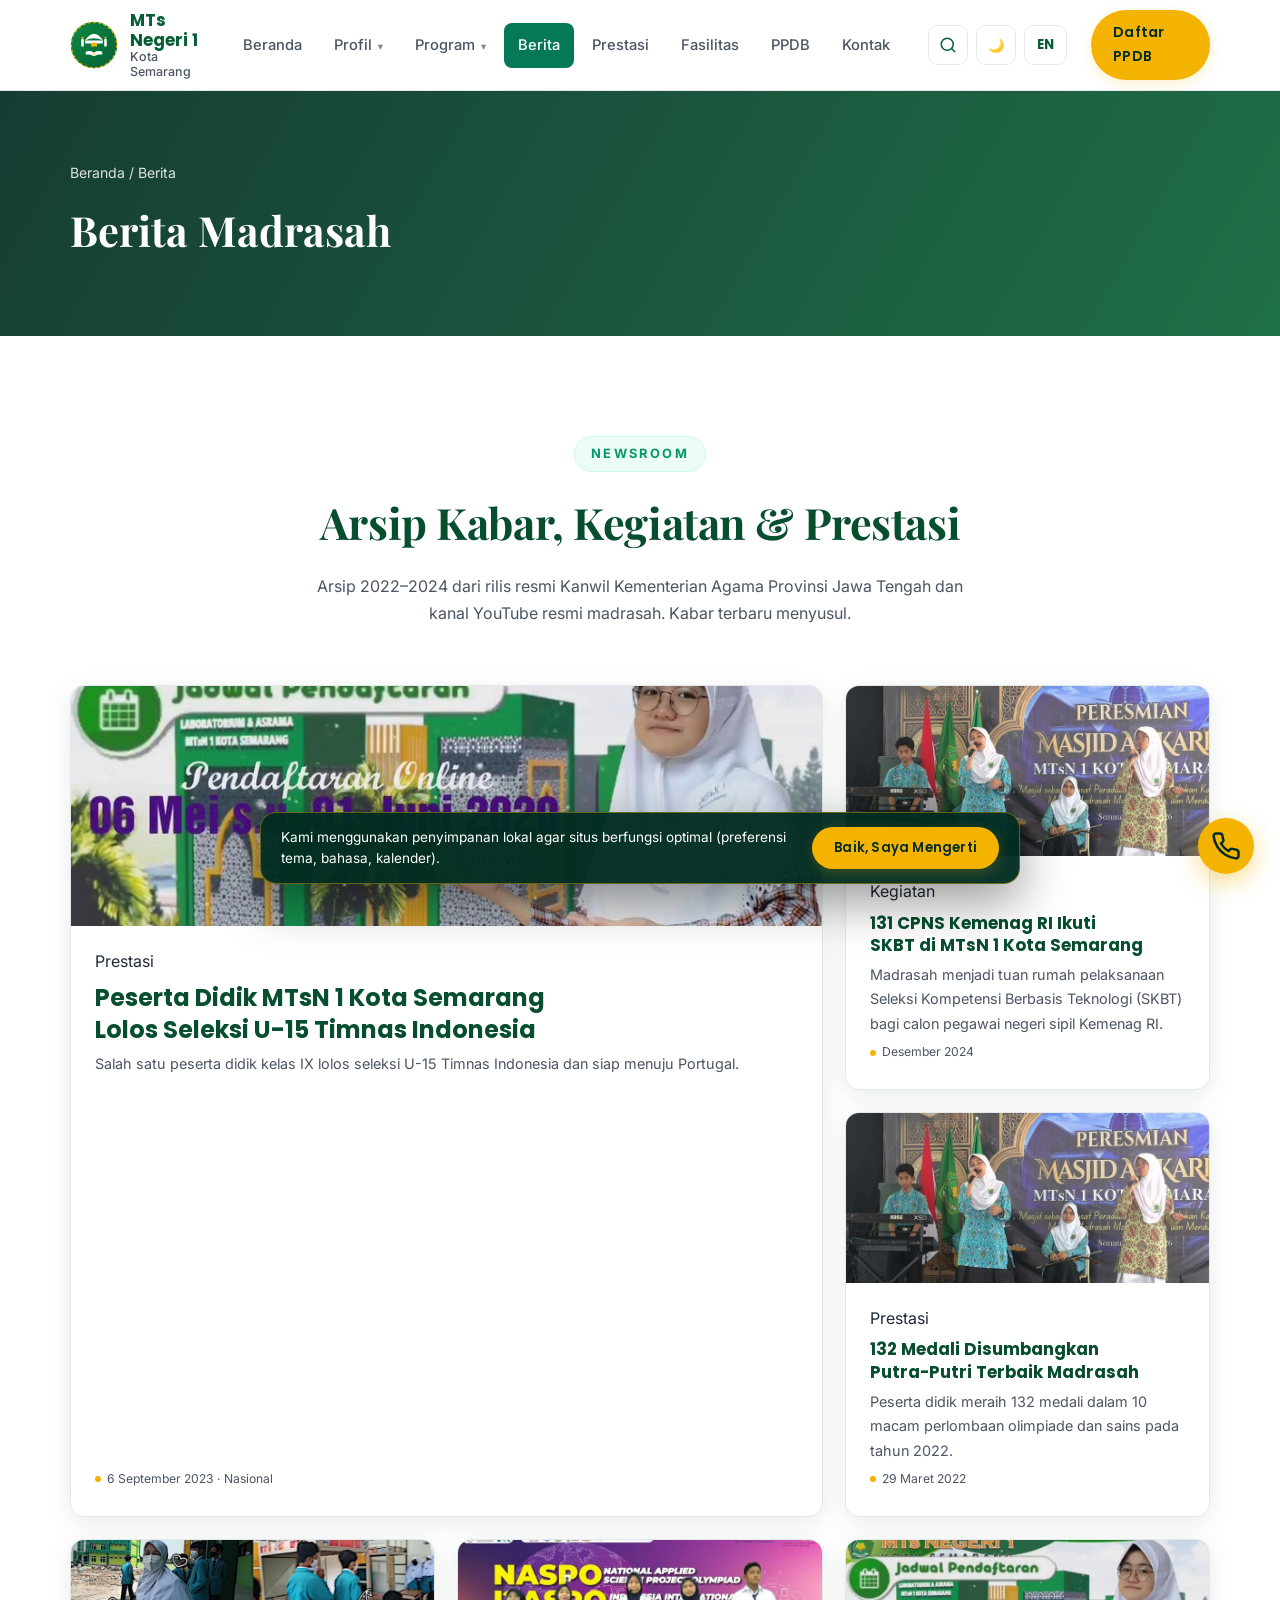
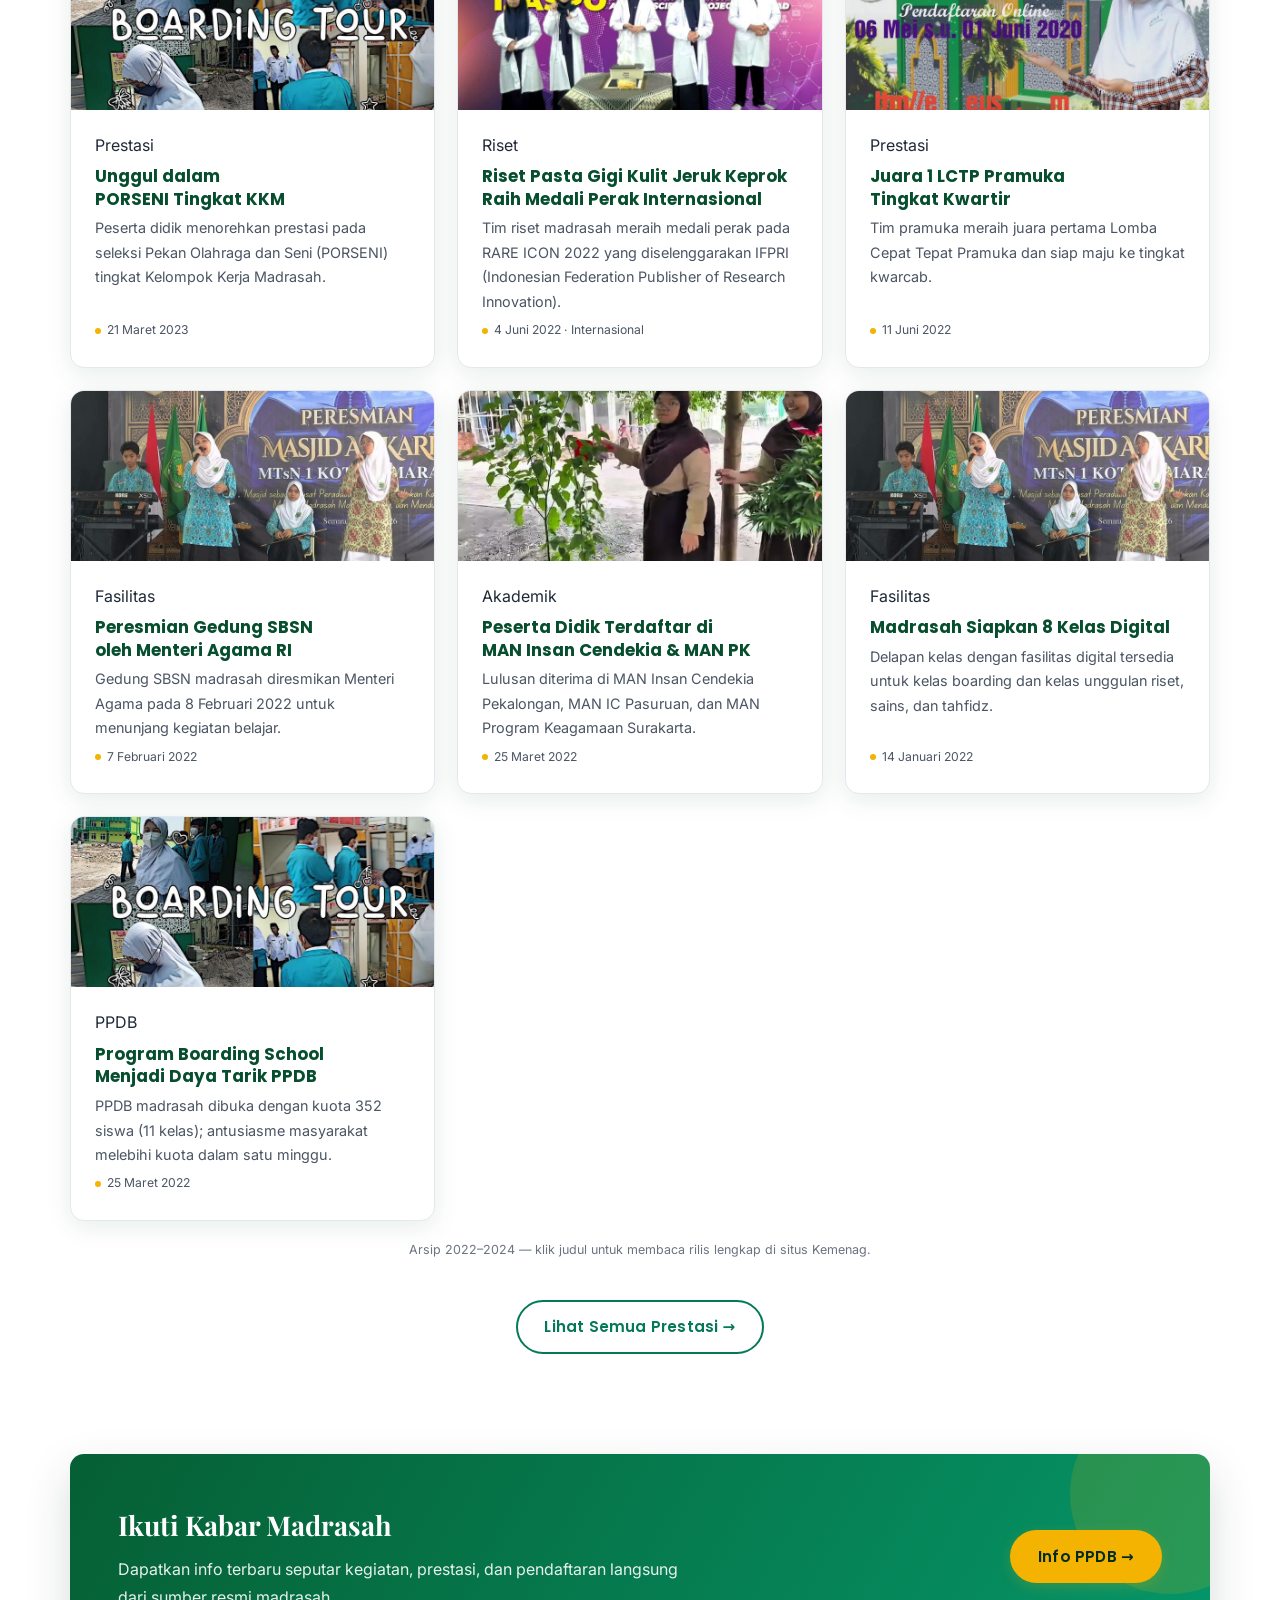
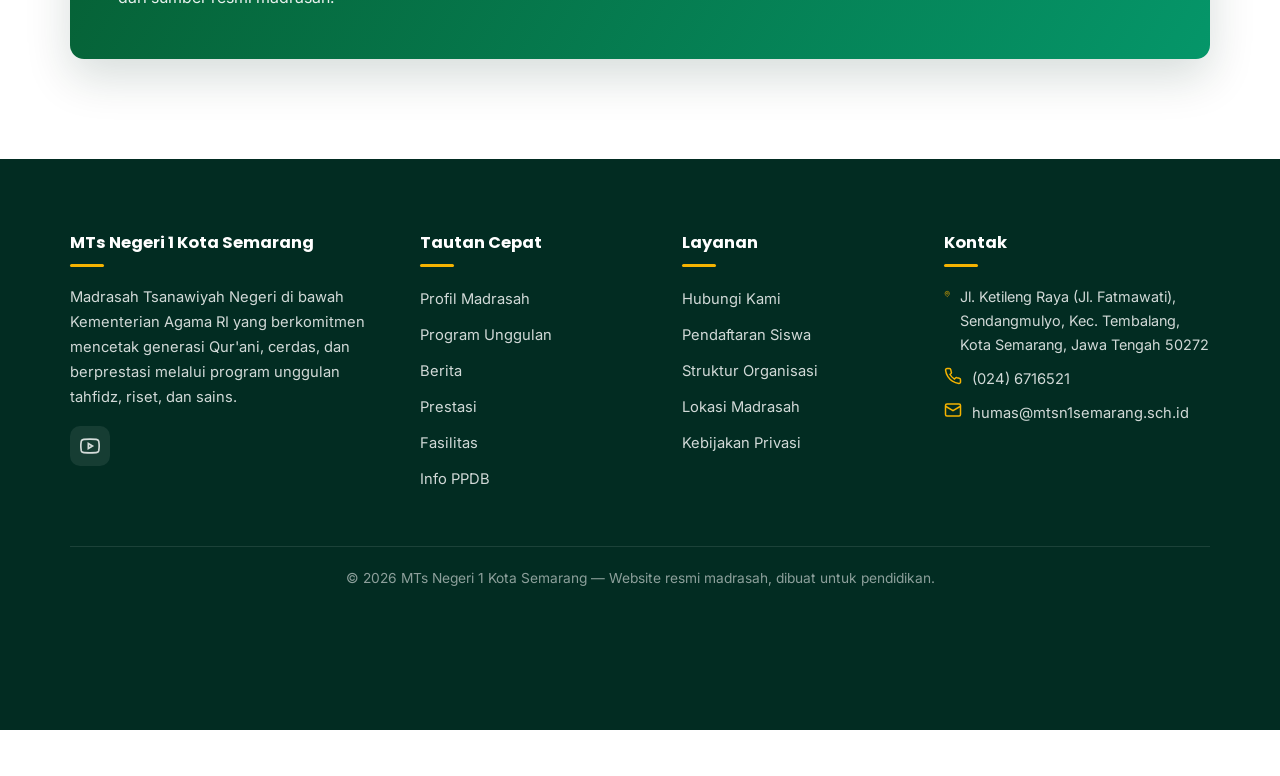
<file: berita.html>
<!DOCTYPE html>
<html lang="id">
<head>
  <meta charset="UTF-8">
  <meta name="viewport" content="width=device-width, initial-scale=1.0">
  <title data-i18n="brt.title">Berita — MTs Negeri 1 Kota Semarang</title>
  <meta name="description" content="Berita resmi MTs Negeri 1 Kota Semarang: prestasi, kegiatan, dan pengumuman yang bersumber dari Kanwil Kementerian Agama Provinsi Jawa Tengah.">
  <link rel="canonical" href="https://mtsn1semarang.sch.id/berita.html">
  <meta property="og:type" content="website">
  <meta property="og:site_name" content="MTs Negeri 1 Kota Semarang">
  <meta property="og:locale" content="id_ID">
  <meta property="og:url" content="https://mtsn1semarang.sch.id/berita.html">
  <meta property="og:title" content="Berita — MTs Negeri 1 Kota Semarang">
  <meta property="og:description" content="Berita resmi MTs Negeri 1 Kota Semarang: prestasi, kegiatan, dan pengumuman madrasah.">
  <meta property="og:image" content="https://mtsn1semarang.sch.id/assets/photos/kegiatan.jpg">
  <meta property="og:image:width" content="1280">
  <meta property="og:image:height" content="720">
  <meta name="twitter:card" content="summary_large_image">
  <meta name="twitter:title" content="Berita — MTs Negeri 1 Kota Semarang">
  <meta name="twitter:description" content="Berita resmi MTs Negeri 1 Kota Semarang.">
  <meta name="twitter:image" content="https://mtsn1semarang.sch.id/assets/photos/kegiatan.jpg">
  <link rel="alternate" hreflang="id" href="https://mtsn1semarang.sch.id/berita.html">
  <link rel="alternate" hreflang="en" href="https://mtsn1semarang.sch.id/berita.html">  <link rel="alternate" hreflang="x-default" href="https://mtsn1semarang.sch.id/berita.html">
  <link rel="icon" type="image/svg+xml" href="assets/logo.svg">
  <link rel="icon" type="image/png" sizes="192x192" href="assets/icon-192.png">
  <link rel="apple-touch-icon" href="assets/apple-touch-icon.png">
  <link rel="manifest" href="manifest.webmanifest">
  <meta name="theme-color" content="#064e2e">
  <link rel="preconnect" href="https://fonts.googleapis.com">
  <link rel="preconnect" href="https://fonts.gstatic.com" crossorigin>
  <link href="https://fonts.googleapis.com/css2?family=Poppins:wght@500;600;700;800&family=Inter:wght@400;500;600&family=Amiri:wght@400;700&family=Playfair+Display:ital,wght@0,600;0,700;1,600&display=swap" rel="stylesheet">
  <link rel="stylesheet" href="css/style.css">
</head>
<body>
  <!-- ===== Navigasi ===== -->
  <header class="site-header">
    <div class="container nav-wrap">
      <a href="index.html" class="brand">
        <img src="assets/logo.svg" alt="Logo MTs Negeri 1 Kota Semarang">
        <div class="brand-text">
          <span class="brand-name">MTs Negeri 1</span>
          <span class="brand-sub">Kota Semarang</span>
        </div>
      </a>
      <nav class="main-nav" aria-label="Navigasi utama">
        <ul>
          <li><a href="index.html" data-i18n="nav.home">Beranda</a></li>
          <li class="has-dropdown">
            <a href="profil.html" data-i18n="nav.profil">Profil</a>
            <div class="dropdown">
              <a href="profil.html#sejarah" data-i18n="nav.sejarah">Sejarah</a>
              <a href="profil.html#visi" data-i18n="nav.visi">Visi &amp; Misi</a>
              <a href="profil.html#identitas" data-i18n="nav.identitas">Identitas</a>
              <a href="profil.html#struktur" data-i18n="nav.struktur">Struktur</a>
            </div>
          </li>
          <li class="has-dropdown">
            <a href="program.html" data-i18n="nav.program">Program</a>
            <div class="dropdown">
              <a href="program.html#boarding" data-i18n="nav.board">Boarding School</a>
              <a href="program.html#unggulan" data-i18n="nav.unggulan">Tahfidz, Riset &amp; Sains</a>
              <a href="program.html#ekskul" data-i18n="nav.ekskul">Ekstrakurikuler</a>
            </div>
          </li>
          <li><a href="berita.html" class="active" data-i18n="nav.berita">Berita</a></li>
          <li><a href="prestasi.html" data-i18n="nav.prestasi">Prestasi</a></li>
          <li><a href="fasilitas.html" data-i18n="nav.fasilitas">Fasilitas</a></li>
          <li><a href="ppdb.html" data-i18n="nav.ppdb">PPDB</a></li>
          <li><a href="kontak.html" data-i18n="nav.kontak">Kontak</a></li>
        </ul>
      </nav>
      <div class="header-tools">
        <button class="icon-btn" id="searchBtn" data-i18n-aria="searchBtn.aria" data-i18n-title="searchBtn.title" aria-label="Cari di situs" title="Cari (Ctrl+K)">
          <svg width="18" height="18" viewBox="0 0 24 24" fill="none" stroke="currentColor" stroke-width="2" stroke-linecap="round"><circle cx="11" cy="11" r="8"/><path d="m21 21-4.3-4.3"/></svg>
        </button>
        <button class="icon-btn" id="themeBtn" data-i18n-aria="themeBtn.aria" data-i18n-title="themeBtn.title" aria-label="Ganti tema terang/gelap" title="Tema"><span class="theme-ico">🌙</span></button>
        <button class="lang-switch" id="langBtn" title="Bahasa / Language">EN</button>
      </div>
      <button class="nav-toggle" data-i18n-aria="navToggle.aria" aria-label="Buka menu" aria-expanded="false">☰</button>
      <a href="ppdb.html" class="btn btn-gold nav-cta" data-i18n="nav.daftar">Daftar PPDB</a>
    </div>
  </header>

  <!-- ===== Overlay pencarian ===== -->
  <div class="search-overlay" id="searchOverlay" role="dialog" data-i18n-aria="search.overlayAria" aria-label="Pencarian situs">
    <button class="search-close" id="searchClose" data-i18n-aria="search.closeAria" aria-label="Tutup pencarian">✕</button>
    <form role="search">
      <input type="search" id="searchInput" data-i18n-ph="search.ph" placeholder="Cari: PPDB, tahfidz, boarding, prestasi…" autocomplete="off" data-i18n-aria="search.inputAria" aria-label="Kata kunci pencarian">
      <button type="submit" data-i18n="search.btn">Cari</button>
    </form>
    <div class="search-results" id="searchResults"></div>
  </div>

  <!-- ===== Page Hero ===== -->
  <section class="page-hero" id="main">
    <div class="container">
      <p class="breadcrumb"><a href="index.html" data-i18n="nav.home">Beranda</a> <span data-i18n="brt.bc">/ Berita</span></p>
      <h1 data-i18n="brt.h1">Berita Madrasah</h1>
    </div>
  </section>

  <!-- ===== Daftar Berita ===== -->
  <section class="section">
    <div class="container">
      <div class="section-head">
        <span class="section-eyebrow" data-i18n="brt.ey">Newsroom</span>
        <h2 data-i18n="brt.h2">Arsip Kabar, Kegiatan &amp; Prestasi</h2>
        <p data-i18n="brt.p">Arsip 2022–2024 dari rilis resmi Kanwil Kementerian Agama Provinsi Jawa Tengah (jateng.kemenag.go.id) dan kanal YouTube resmi madrasah. Kabar terbaru menyusul.</p>
      </div>

      <div class="news-grid">
        <a href="https://jateng.kemenag.go.id/peserta-didik-mtsn-1-kota-semarang-lolos-seleksi-u-15-timnas-indonesia-siap-menuju-portugal/" target="_blank" rel="noopener" class="news-card feat reveal">
          <div class="news-card-img"><img src="assets/photos/kegiatan-800.jpg" srcset="assets/photos/kegiatan-800.jpg 800w" alt="Peserta Didik MTsN 1 Kota Semarang Lolos Seleksi U-15 Timnas Indonesia" loading="lazy" decoding="async" width="800" height="450"></div>
          <div class="news-card-body">
            <span class="tag-kategori">Prestasi</span>
            <h3>Peserta Didik MTsN 1 Kota Semarang Lolos Seleksi U-15 Timnas Indonesia</h3>
            <p>Salah satu peserta didik kelas IX lolos seleksi U-15 Timnas Indonesia dan siap menuju Portugal.</p>
            <span class="news-date">6 September 2023 · Nasional</span>
          </div>
        </a>

        <a href="https://jateng.kemenag.go.id/131-cpns-kemenag-ri-tahun-anggaran-2024-ikuti-skbt-di-mtsn-1-kota-semarang/" target="_blank" rel="noopener" class="news-card reveal">
          <div class="news-card-img"><img src="assets/photos/medali-prestasi-800.jpg" srcset="assets/photos/medali-prestasi-800.jpg 800w" alt="131 CPNS Kemenag RI Ikuti SKBT di MTsN 1 Kota Semarang" loading="lazy" decoding="async" width="800" height="450"></div>
          <div class="news-card-body">
            <span class="tag-kategori">Kegiatan</span>
            <h3>131 CPNS Kemenag RI Ikuti SKBT di MTsN 1 Kota Semarang</h3>
            <p>Madrasah menjadi tuan rumah pelaksanaan Seleksi Kompetensi Berbasis Teknologi (SKBT) bagi calon pegawai negeri sipil Kemenag RI.</p>
            <span class="news-date">Desember 2024</span>
          </div>
        </a>

        <a href="https://jateng.kemenag.go.id/132-medali-kembali-disumbangkan-putra-putri-terbaik-mtsn-1-kota-semarang/" target="_blank" rel="noopener" class="news-card reveal">
          <div class="news-card-img"><img src="assets/photos/medali-prestasi-800.jpg" srcset="assets/photos/medali-prestasi-800.jpg 800w" alt="132 Medali Disumbangkan Putra-Putri Terbaik Madrasah" loading="lazy" decoding="async" width="800" height="450"></div>
          <div class="news-card-body">
            <span class="tag-kategori">Prestasi</span>
            <h3>132 Medali Disumbangkan Putra-Putri Terbaik Madrasah</h3>
            <p>Peserta didik meraih 132 medali dalam 10 macam perlombaan olimpiade dan sains pada tahun 2022.</p>
            <span class="news-date">29 Maret 2022</span>
          </div>
        </a>

        <a href="https://jateng.kemenag.go.id/mtsn-1-kota-semarang-unggul-dalam-porseni-tingkat-kkm/" target="_blank" rel="noopener" class="news-card reveal">
          <div class="news-card-img"><img src="assets/photos/boarding-tour-800.jpg" srcset="assets/photos/boarding-tour-800.jpg 800w" alt="Unggul dalam PORSENI Tingkat KKM" loading="lazy" decoding="async" width="800" height="450"></div>
          <div class="news-card-body">
            <span class="tag-kategori">Prestasi</span>
            <h3>Unggul dalam PORSENI Tingkat KKM</h3>
            <p>Peserta didik menorehkan prestasi pada seleksi Pekan Olahraga dan Seni (PORSENI) tingkat Kelompok Kerja Madrasah.</p>
            <span class="news-date">21 Maret 2023</span>
          </div>
        </a>

        <a href="https://jateng.kemenag.go.id/riset-pembuatan-pasta-gigi-dari-kulit-jeruk-keprok-mtsn-1-kota-semarang-raih-medali-perak-tingkat-internasional/" target="_blank" rel="noopener" class="news-card reveal">
          <div class="news-card-img"><img src="assets/photos/riset-internasional-800.jpg" srcset="assets/photos/riset-internasional-800.jpg 800w" alt="Riset Pasta Gigi Kulit Jeruk Keprok Raih Medali Perak Internasional" loading="lazy" decoding="async" width="800" height="450"></div>
          <div class="news-card-body">
            <span class="tag-kategori">Riset</span>
            <h3>Riset Pasta Gigi Kulit Jeruk Keprok Raih Medali Perak Internasional</h3>
            <p>Tim riset madrasah meraih medali perak pada RARE ICON 2022 yang diselenggarakan IFPRI (Indonesian Federation Publisher of Research Innovation).</p>
            <span class="news-date">4 Juni 2022 · Internasional</span>
          </div>
        </a>

        <a href="https://jateng.kemenag.go.id/juara-1-lomba-cepat-tepat-pramuka-lctp-tingkat-kwartir-mtsn-1-kota-semarang-siap-maju-ke-tingkat-kwarcab/" target="_blank" rel="noopener" class="news-card reveal">
          <div class="news-card-img"><img src="assets/photos/kegiatan-800.jpg" srcset="assets/photos/kegiatan-800.jpg 800w" alt="Juara 1 LCTP Pramuka Tingkat Kwartir" loading="lazy" decoding="async" width="800" height="450"></div>
          <div class="news-card-body">
            <span class="tag-kategori">Prestasi</span>
            <h3>Juara 1 LCTP Pramuka Tingkat Kwartir</h3>
            <p>Tim pramuka meraih juara pertama Lomba Cepat Tepat Pramuka dan siap maju ke tingkat kwarcab.</p>
            <span class="news-date">11 Juni 2022</span>
          </div>
        </a>

        <a href="https://jateng.kemenag.go.id/gladi-bersih-jelang-peresmian-gedung-sbsn-mtsn-1-kota-semarang/" target="_blank" rel="noopener" class="news-card reveal">
          <div class="news-card-img"><img src="assets/photos/gedung-masjid-800.jpg" srcset="assets/photos/gedung-masjid-800.jpg 800w" alt="Peresmian Gedung SBSN oleh Menteri Agama RI" loading="lazy" decoding="async" width="800" height="450"></div>
          <div class="news-card-body">
            <span class="tag-kategori">Fasilitas</span>
            <h3>Peresmian Gedung SBSN oleh Menteri Agama RI</h3>
            <p>Gedung SBSN madrasah diresmikan Menteri Agama pada 8 Februari 2022 untuk menunjang kegiatan belajar.</p>
            <span class="news-date">7 Februari 2022</span>
          </div>
        </a>

        <a href="https://jateng.kemenag.go.id/mtsn-1-kota-semarang-berhasil-mengantarkan-peserta-didiknya-terdaftar-di-man-bergengsi/" target="_blank" rel="noopener" class="news-card reveal">
          <div class="news-card-img"><img src="assets/photos/kurikulum-cinta-800.jpg" srcset="assets/photos/kurikulum-cinta-800.jpg 800w" alt="Peserta Didik Terdaftar di MAN Insan Cendekia &amp; MAN PK" loading="lazy" decoding="async" width="800" height="450"></div>
          <div class="news-card-body">
            <span class="tag-kategori">Akademik</span>
            <h3>Peserta Didik Terdaftar di MAN Insan Cendekia &amp; MAN PK</h3>
            <p>Lulusan diterima di MAN Insan Cendekia Pekalongan, MAN IC Pasuruan, dan MAN Program Keagamaan Surakarta.</p>
            <span class="news-date">25 Maret 2022</span>
          </div>
        </a>

        <a href="https://jateng.kemenag.go.id/mtsn-1-kota-semarang-siapkan-8-kelas-digital/" target="_blank" rel="noopener" class="news-card reveal">
          <div class="news-card-img"><img src="assets/photos/medali-prestasi-800.jpg" srcset="assets/photos/medali-prestasi-800.jpg 800w" alt="Madrasah Siapkan 8 Kelas Digital" loading="lazy" decoding="async" width="800" height="450"></div>
          <div class="news-card-body">
            <span class="tag-kategori">Fasilitas</span>
            <h3>Madrasah Siapkan 8 Kelas Digital</h3>
            <p>Delapan kelas dengan fasilitas digital tersedia untuk kelas boarding dan kelas unggulan riset, sains, dan tahfidz.</p>
            <span class="news-date">14 Januari 2022</span>
          </div>
        </a>

        <a href="https://jateng.kemenag.go.id/program-boarding-school-menjadi-daya-tarik-dalam-ppdb-mtsn-1-kota-semarang/" target="_blank" rel="noopener" class="news-card reveal">
          <div class="news-card-img"><img src="assets/photos/boarding-tour-800.jpg" srcset="assets/photos/boarding-tour-800.jpg 800w" alt="Program Boarding School Menjadi Daya Tarik PPDB" loading="lazy" decoding="async" width="800" height="450"></div>
          <div class="news-card-body">
            <span class="tag-kategori">PPDB</span>
            <h3>Program Boarding School Menjadi Daya Tarik PPDB</h3>
            <p>PPDB madrasah dibuka dengan kuota 352 siswa (11 kelas); antusiasme masyarakat melebihi kuota dalam satu minggu.</p>
            <span class="news-date">25 Maret 2022</span>
          </div>
        </a>
      </div>

      <p class="src-note" data-i18n="brt.src">Arsip 2022–2024 — klik judul untuk membaca rilis lengkap di situs Kemenag.</p>

      <div class="center-cta">
        <a href="prestasi.html" class="btn btn-ghost" data-i18n="brt.prestasi">Lihat Semua Prestasi →</a>
      </div>
    </div>
  </section>

  <!-- ===== CTA ===== -->
  <section class="section section-flush-top">
    <div class="container">
      <div class="cta-banner">
        <div>
          <h2 data-i18n="brt.cta.h">Ikuti Kabar Madrasah</h2>
          <p data-i18n="brt.cta.p">Dapatkan info terbaru seputar kegiatan, prestasi, dan pendaftaran langsung dari sumber resmi madrasah.</p>
        </div>
        <a href="ppdb.html" class="btn btn-gold" data-i18n="brt.cta.btn">Info PPDB →</a>
      </div>
    </div>
  </section>

  <!-- ===== Footer ===== -->
  <footer class="site-footer">
    <div class="container">
      <div class="footer-grid">
        <div class="footer-about">
          <h4 data-i18n="ft.about">MTs Negeri 1 Kota Semarang</h4>
          <p data-i18n="ft.aboutp">
            Madrasah Tsanawiyah Negeri di bawah Kementerian Agama RI yang berkomitmen
            mencetak generasi Qur'ani, cerdas, dan berprestasi melalui program unggulan
            tahfidz, riset, dan sains.
          </p>
          <div class="sosmed">
            <a href="https://www.youtube.com/@mtsnegeri1kotasemarang356" target="_blank" rel="noopener" title="YouTube" aria-label="YouTube"><svg width="20" height="20" viewBox="0 0 24 24" fill="none" stroke="currentColor" stroke-width="2"><path d="M22.5 6.4a3 3 0 0 0-2.1-2.1C18.5 3.8 12 3.8 12 3.8s-6.5 0-8.4.5A3 3 0 0 0 1.5 6.4 31 31 0 0 0 1 12a31 31 0 0 0 .5 5.6 3 3 0 0 0 2.1 2.1c1.9.5 8.4.5 8.4.5s6.5 0 8.4-.5a3 3 0 0 0 2.1-2.1A31 31 0 0 0 23 12a31 31 0 0 0-.5-5.6z"/><path d="m10 15 5-3-5-3z"/></svg></a>
          </div>
        </div>
        <div>
          <h4 data-i18n="ft.q">Tautan Cepat</h4>
          <ul>
            <li><a href="profil.html" data-i18n="ft.q1">Profil Madrasah</a></li>
            <li><a href="program.html" data-i18n="ft.q2">Program Unggulan</a></li>
            <li><a href="berita.html" data-i18n="nav.berita">Berita</a></li>
            <li><a href="prestasi.html" data-i18n="ft.q3">Prestasi</a></li>
            <li><a href="fasilitas.html" data-i18n="ft.q4">Fasilitas</a></li>
            <li><a href="ppdb.html" data-i18n="ft.q5">Info PPDB</a></li>
          </ul>
        </div>
        <div>
          <h4 data-i18n="ft.l">Layanan</h4>
          <ul>
            <li><a href="kontak.html" data-i18n="ft.l1">Hubungi Kami</a></li>
            <li><a href="ppdb.html" data-i18n="ft.l2">Pendaftaran Siswa</a></li>
            <li><a href="profil.html" data-i18n="ft.l3">Struktur Organisasi</a></li>
            <li><a href="kontak.html" data-i18n="ft.l4">Lokasi Madrasah</a></li>
            <li><a href="kebijakan.html" data-i18n="ft.l5">Kebijakan Privasi</a></li>
          </ul>
        </div>
        <div>
          <h4 data-i18n="ft.k">Kontak</h4>
          <ul class="footer-contact">
            <li><svg width="18" height="18" viewBox="0 0 24 24" fill="none" stroke="#f5b301" stroke-width="2"><path d="M20 10c0 6-8 12-8 12s-8-6-8-12a8 8 0 0 1 16 0Z"/><circle cx="12" cy="10" r="3"/></svg><span data-i18n="ft.k1">Jl. Ketileng Raya (Jl. Fatmawati), Sendangmulyo, Kec. Tembalang, Kota Semarang, Jawa Tengah 50272</span></li>
            <li><svg width="18" height="18" viewBox="0 0 24 24" fill="none" stroke="#f5b301" stroke-width="2"><path d="M22 16.9v3a2 2 0 0 1-2.2 2 19.8 19.8 0 0 1-8.6-3.1 19.5 19.5 0 0 1-6-6A19.8 19.8 0 0 1 2.1 4.2 2 2 0 0 1 4.1 2h3a2 2 0 0 1 2 1.7c.1 1 .4 2 .7 2.9a2 2 0 0 1-.4 2.1L8 10a16 16 0 0 0 6 6l1.3-1.3a2 2 0 0 1 2.1-.4c.9.3 1.9.6 2.9.7a2 2 0 0 1 1.7 2Z"/></svg><a href="tel:+62246716521" data-i18n="ft.k2">(024) 6716521</a></li>
            <li><svg width="18" height="18" viewBox="0 0 24 24" fill="none" stroke="#f5b301" stroke-width="2"><rect x="2" y="4" width="20" height="16" rx="2"/><path d="m22 7-10 6L2 7"/></svg><a href="mailto:humas@mtsn1semarang.sch.id">humas@mtsn1semarang.sch.id</a></li>
          </ul>
        </div>
      </div>
      <div class="footer-bottom">
        © <span id="year">2025</span> MTs Negeri 1 Kota Semarang — <span data-i18n="footer.tag">Website resmi madrasah, dibuat untuk pendidikan.</span>
      </div>
    </div>
  </footer>

  <!-- ===== WhatsApp ===== -->
  <a class="wa-float" href="https://wa.me/62246716521?text=Assalamu%27alaikum%2C%20saya%20ingin%20bertanya%20tentang%20MTsN%201%20Kota%20Semarang" target="_blank" rel="noopener" aria-label="Hubungi kami" title="Hubungi kami" data-i18n-aria="wa.aria" data-i18n-title="wa.aria">
    <svg width="26" height="26" viewBox="0 0 24 24" fill="none" stroke="currentColor" stroke-width="2" stroke-linecap="round" stroke-linejoin="round"><path d="M22 16.9v3a2 2 0 0 1-2.2 2 19.8 19.8 0 0 1-8.6-3.1 19.5 19.5 0 0 1-6-6A19.8 19.8 0 0 1 2.1 4.2 2 2 0 0 1 4.1 2h3a2 2 0 0 1 2 1.7c.1 1 .4 2 .7 2.9a2 2 0 0 1-.4 2.1L8 10a16 16 0 0 0 6 6l1.3-1.3a2 2 0 0 1 2.1-.4c.9.3 1.9.6 2.9.7a2 2 0 0 1 1.7 2Z"/></svg>
  </a>

  <button class="to-top" data-i18n-aria="toTop.aria" aria-label="Kembali ke atas">↑</button>

  <script src="js/main.js" defer></script>
  <script>if("serviceWorker" in navigator){window.addEventListener("load",function(){navigator.serviceWorker.register("sw.js").catch(function(){})});}</script>
</body>
</html>
</file>
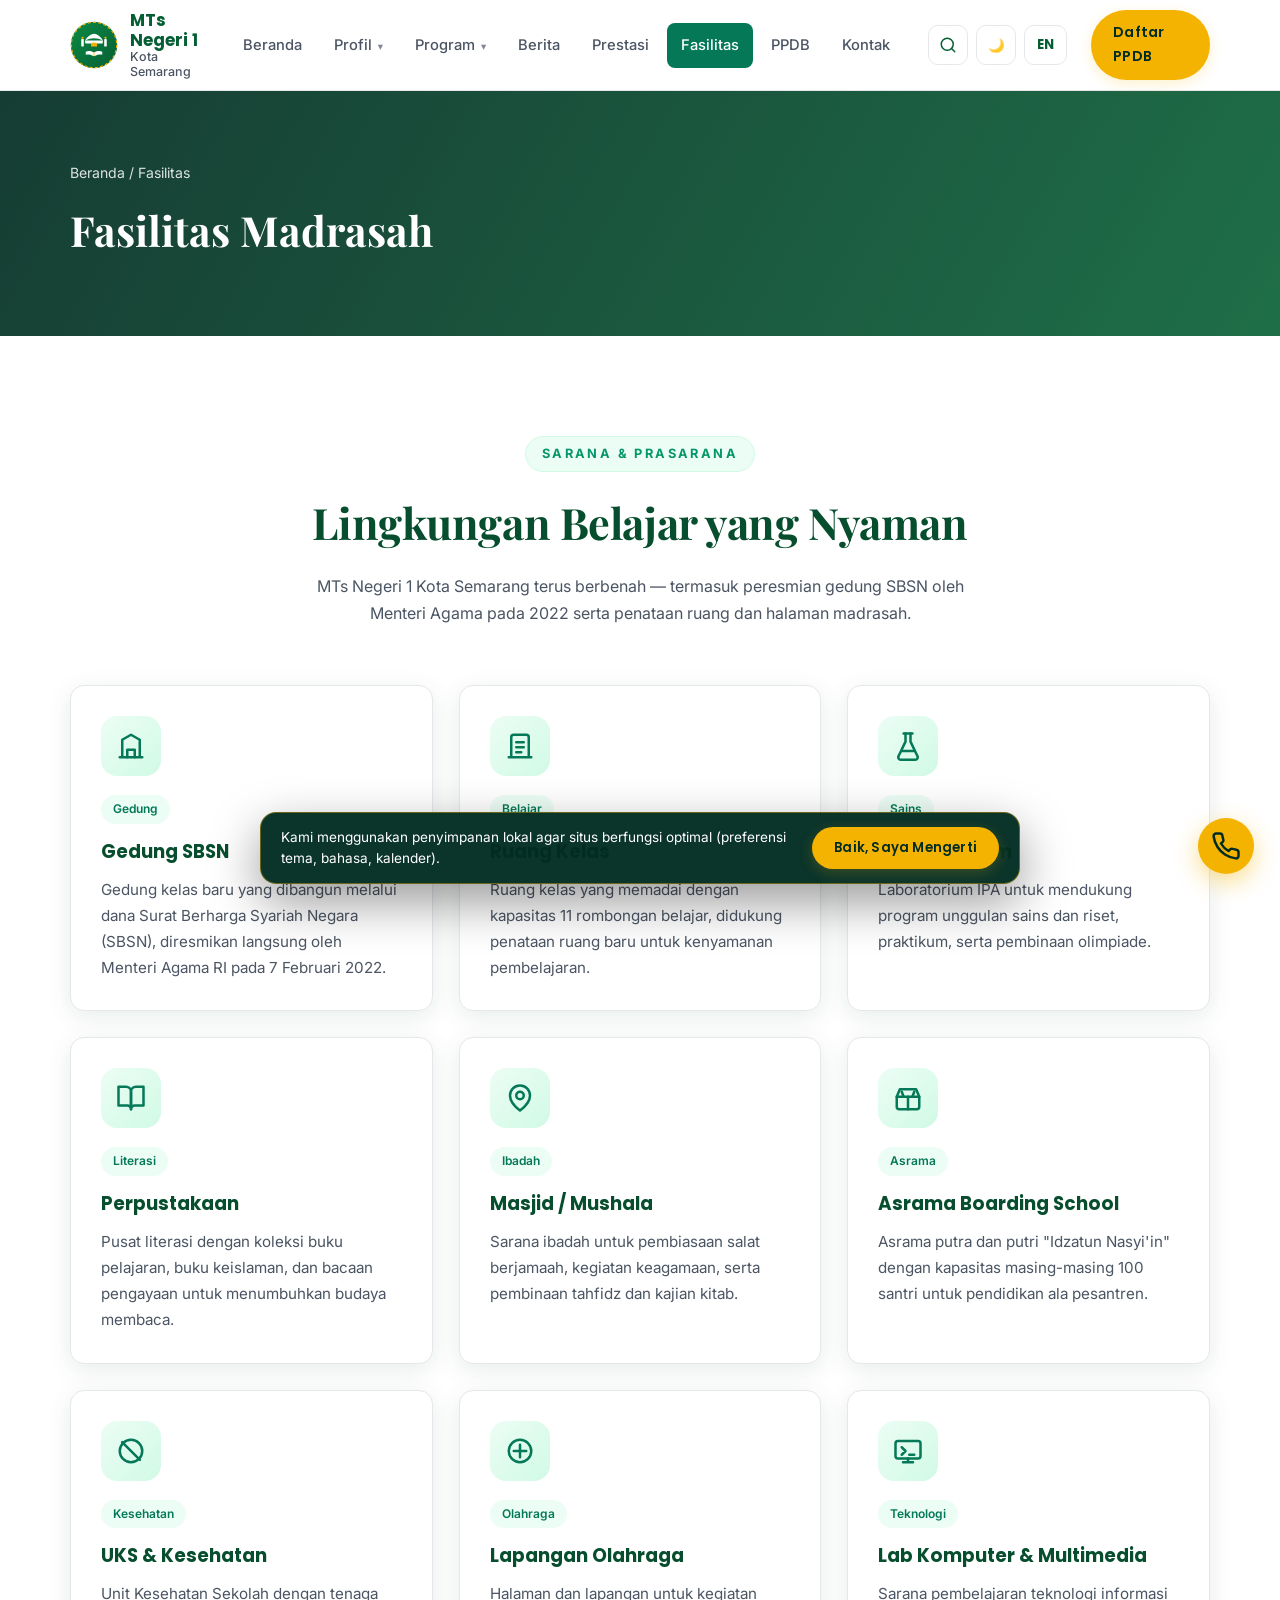
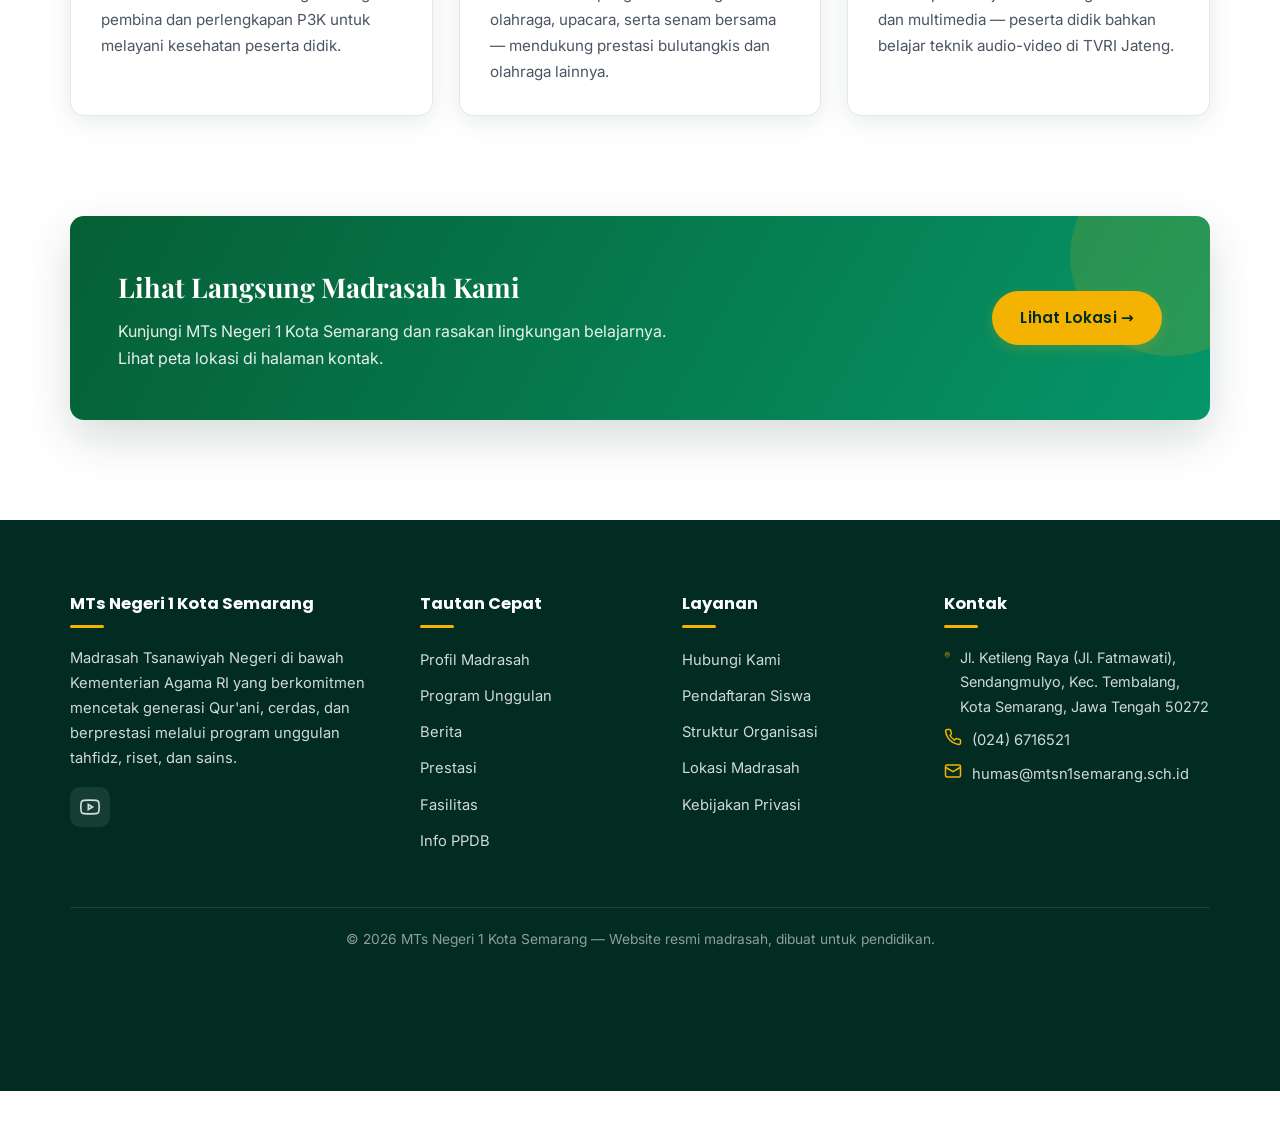
<file: fasilitas.html>
<!DOCTYPE html>
<html lang="id">
<head>
  <meta charset="UTF-8">
  <meta name="viewport" content="width=device-width, initial-scale=1.0">
  <title>Fasilitas — MTs Negeri 1 Kota Semarang</title>
  <meta name="description" content="Fasilitas MTs Negeri 1 Kota Semarang: gedung SBSN, ruang kelas, laboratorium, perpustakaan, masjid, dan asrama boarding.">
  <link rel="canonical" href="https://mtsn1semarang.sch.id/fasilitas.html">
  <meta property="og:type" content="website">
  <meta property="og:site_name" content="MTs Negeri 1 Kota Semarang">
  <meta property="og:locale" content="id_ID">
  <meta property="og:url" content="https://mtsn1semarang.sch.id/fasilitas.html">
  <meta property="og:title" content="Fasilitas — MTs Negeri 1 Kota Semarang">
  <meta property="og:description" content="Fasilitas MTs Negeri 1 Kota Semarang: gedung SBSN, ruang kelas, laboratorium, perpustakaan, masjid, dan asrama boarding.">
  <meta property="og:image" content="https://mtsn1semarang.sch.id/assets/photos/gedung-masjid.jpg">
  <meta property="og:image:width" content="1280">
  <meta property="og:image:height" content="720">
  <meta name="twitter:card" content="summary_large_image">
  <meta name="twitter:title" content="Fasilitas — MTs Negeri 1 Kota Semarang">
  <meta name="twitter:description" content="Fasilitas MTs Negeri 1 Kota Semarang: gedung SBSN, ruang kelas, laboratorium, perpustakaan, masjid, dan asrama boarding.">
  <meta name="twitter:image" content="https://mtsn1semarang.sch.id/assets/photos/gedung-masjid.jpg">
  <link rel="alternate" hreflang="id" href="https://mtsn1semarang.sch.id/fasilitas.html">
  <link rel="alternate" hreflang="en" href="https://mtsn1semarang.sch.id/fasilitas.html">  <link rel="alternate" hreflang="x-default" href="https://mtsn1semarang.sch.id/fasilitas.html">
  <link rel="icon" type="image/svg+xml" href="assets/logo.svg">
  <link rel="icon" type="image/png" sizes="192x192" href="assets/icon-192.png">
  <link rel="apple-touch-icon" href="assets/apple-touch-icon.png">
  <link rel="manifest" href="manifest.webmanifest">
  <meta name="theme-color" content="#064e2e">
  <link rel="preconnect" href="https://fonts.googleapis.com">
  <link rel="preconnect" href="https://fonts.gstatic.com" crossorigin>
  <link href="https://fonts.googleapis.com/css2?family=Poppins:wght@500;600;700;800&family=Inter:wght@400;500;600&family=Amiri:wght@400;700&family=Playfair+Display:ital,wght@0,600;0,700;1,600&display=swap" rel="stylesheet">
  <link rel="stylesheet" href="css/style.css">
</head>
<body>
  <!-- ===== Navigasi ===== -->
  <header class="site-header">
    <div class="container nav-wrap">
      <a href="index.html" class="brand">
        <img src="assets/logo.svg" alt="Logo MTs Negeri 1 Kota Semarang">
        <div class="brand-text">
          <span class="brand-name">MTs Negeri 1</span>
          <span class="brand-sub">Kota Semarang</span>
        </div>
      </a>
      <nav class="main-nav" aria-label="Navigasi utama">
        <ul>
          <li><a href="index.html" data-i18n="nav.home">Beranda</a></li>
          <li class="has-dropdown">
            <a href="profil.html" data-i18n="nav.profil">Profil</a>
            <div class="dropdown">
              <a href="profil.html#sejarah" data-i18n="nav.sejarah">Sejarah</a>
              <a href="profil.html#visi" data-i18n="nav.visi">Visi &amp; Misi</a>
              <a href="profil.html#identitas" data-i18n="nav.identitas">Identitas</a>
              <a href="profil.html#struktur" data-i18n="nav.struktur">Struktur</a>
            </div>
          </li>
          <li class="has-dropdown">
            <a href="program.html" data-i18n="nav.program">Program</a>
            <div class="dropdown">
              <a href="program.html#boarding" data-i18n="nav.board">Boarding School</a>
              <a href="program.html#unggulan" data-i18n="nav.unggulan">Tahfidz, Riset &amp; Sains</a>
              <a href="program.html#ekskul" data-i18n="nav.ekskul">Ekstrakurikuler</a>
            </div>
          </li>
          <li><a href="berita.html" data-i18n="nav.berita">Berita</a></li>
          <li><a href="prestasi.html" data-i18n="nav.prestasi">Prestasi</a></li>
          <li><a href="fasilitas.html" class="active" data-i18n="nav.fasilitas">Fasilitas</a></li>
          <li><a href="ppdb.html" data-i18n="nav.ppdb">PPDB</a></li>
          <li><a href="kontak.html" data-i18n="nav.kontak">Kontak</a></li>
        </ul>
      </nav>
      <div class="header-tools">
        <button class="icon-btn" id="searchBtn" aria-label="Cari di situs" title="Cari (Ctrl+K)">
          <svg width="18" height="18" viewBox="0 0 24 24" fill="none" stroke="currentColor" stroke-width="2" stroke-linecap="round"><circle cx="11" cy="11" r="8"/><path d="m21 21-4.3-4.3"/></svg>
        </button>
        <button class="icon-btn" id="themeBtn" aria-label="Ganti tema terang/gelap" title="Tema"><span class="theme-ico">🌙</span></button>
        <button class="lang-switch" id="langBtn" title="Bahasa / Language">EN</button>
      </div>
      <button class="nav-toggle" aria-label="Buka menu" aria-expanded="false">☰</button>
      <a href="ppdb.html" class="btn btn-gold nav-cta" data-i18n="nav.daftar">Daftar PPDB</a>
    </div>
  </header>

  <!-- ===== Overlay pencarian ===== -->
  <div class="search-overlay" id="searchOverlay" role="dialog" aria-label="Pencarian situs">
    <button class="search-close" id="searchClose" aria-label="Tutup pencarian">✕</button>
    <form role="search">
      <input type="search" id="searchInput" placeholder="Cari: PPDB, tahfidz, boarding, prestasi…" autocomplete="off" aria-label="Kata kunci pencarian">
      <button type="submit">Cari</button>
    </form>
    <div class="search-results" id="searchResults"></div>
  </div>

  <!-- ===== Page Hero ===== -->
  <section class="page-hero" id="main">
    <div class="container">
      <p class="breadcrumb"><a href="index.html">Beranda</a> / Fasilitas</p>
      <h1>Fasilitas Madrasah</h1>
    </div>
  </section>

  <!-- ===== Fasilitas ===== -->
  <section class="section">
    <div class="container">
      <div class="section-head">
        <span class="section-eyebrow">Sarana &amp; Prasarana</span>
        <h2>Lingkungan Belajar yang Nyaman</h2>
        <p>
          MTs Negeri 1 Kota Semarang terus berbenah — termasuk peresmian gedung SBSN oleh
          Menteri Agama pada 2022 serta penataan ruang dan halaman madrasah.
        </p>
      </div>
      <div class="grid-3">
        <div class="card">
          <div class="card-icon">
            <svg width="30" height="30" viewBox="0 0 24 24" fill="none" stroke="#047857" stroke-width="2" stroke-linecap="round" stroke-linejoin="round"><path d="M3 21h18M5 21V7l7-4 7 4v14"/><path d="M9 21v-6h6v6"/></svg>
          </div>
          <span class="tag">Gedung</span>
          <h3>Gedung SBSN</h3>
          <p>
            Gedung kelas baru yang dibangun melalui dana Surat Berharga Syariah Negara (SBSN),
            diresmikan langsung oleh Menteri Agama RI pada 7 Februari 2022.
          </p>
        </div>
        <div class="card">
          <div class="card-icon">
            <svg width="30" height="30" viewBox="0 0 24 24" fill="none" stroke="#047857" stroke-width="2" stroke-linecap="round" stroke-linejoin="round"><path d="M3 21h18M5 21V5a2 2 0 0 1 2-2h10a2 2 0 0 1 2 2v16"/><path d="M9 9h6M9 13h6M9 17h4"/></svg>
          </div>
          <span class="tag">Belajar</span>
          <h3>Ruang Kelas</h3>
          <p>
            Ruang kelas yang memadai dengan kapasitas 11 rombongan belajar, didukung
            penataan ruang baru untuk kenyamanan pembelajaran.
          </p>
        </div>
        <div class="card">
          <div class="card-icon">
            <svg width="30" height="30" viewBox="0 0 24 24" fill="none" stroke="#047857" stroke-width="2" stroke-linecap="round" stroke-linejoin="round"><path d="M10 2v6.5L4.5 20a2 2 0 0 0 1.8 3h11.4a2 2 0 0 0 1.8-3L14 8.5V2"/><path d="M8.5 2h7"/><path d="M7 16h10"/></svg>
          </div>
          <span class="tag">Sains</span>
          <h3>Laboratorium</h3>
          <p>
            Laboratorium IPA untuk mendukung program unggulan sains dan riset,
            praktikum, serta pembinaan olimpiade.
          </p>
        </div>
        <div class="card">
          <div class="card-icon">
            <svg width="30" height="30" viewBox="0 0 24 24" fill="none" stroke="#047857" stroke-width="2" stroke-linecap="round" stroke-linejoin="round"><path d="M2 3h6a4 4 0 0 1 4 4v14a3 3 0 0 0-3-3H2z"/><path d="M22 3h-6a4 4 0 0 0-4 4v14a3 3 0 0 1 3-3h7z"/></svg>
          </div>
          <span class="tag">Literasi</span>
          <h3>Perpustakaan</h3>
          <p>
            Pusat literasi dengan koleksi buku pelajaran, buku keislaman, dan bacaan
            pengayaan untuk menumbuhkan budaya membaca.
          </p>
        </div>
        <div class="card">
          <div class="card-icon">
            <svg width="30" height="30" viewBox="0 0 24 24" fill="none" stroke="#047857" stroke-width="2" stroke-linecap="round" stroke-linejoin="round"><path d="M4 10a8 8 0 0 1 16 0c0 5-4 9-8 12-4-3-8-7-8-12Z"/><circle cx="12" cy="10" r="3"/></svg>
          </div>
          <span class="tag">Ibadah</span>
          <h3>Masjid / Mushala</h3>
          <p>
            Sarana ibadah untuk pembiasaan salat berjamaah, kegiatan keagamaan,
            serta pembinaan tahfidz dan kajian kitab.
          </p>
        </div>
        <div class="card">
          <div class="card-icon">
            <svg width="30" height="30" viewBox="0 0 24 24" fill="none" stroke="#047857" stroke-width="2" stroke-linecap="round" stroke-linejoin="round"><path d="M3 11h18v8a2 2 0 0 1-2 2H5a2 2 0 0 1-2-2z"/><path d="M3 11l2.5-6h13L21 11"/><path d="M12 11v10"/><path d="M7 7l1.5 4M17 7l-1.5 4"/></svg>
          </div>
          <span class="tag">Asrama</span>
          <h3>Asrama Boarding School</h3>
          <p>
            Asrama putra dan putri "Idzatun Nasyi'in" dengan kapasitas masing-masing
            100 santri untuk pendidikan ala pesantren.
          </p>
        </div>
        <div class="card">
          <div class="card-icon">
            <svg width="30" height="30" viewBox="0 0 24 24" fill="none" stroke="#047857" stroke-width="2" stroke-linecap="round" stroke-linejoin="round"><circle cx="12" cy="12" r="9"/><path d="m4.9 4.9 14.2 14.2"/></svg>
          </div>
          <span class="tag">Kesehatan</span>
          <h3>UKS &amp; Kesehatan</h3>
          <p>
            Unit Kesehatan Sekolah dengan tenaga pembina dan perlengkapan P3K untuk
            melayani kesehatan peserta didik.
          </p>
        </div>
        <div class="card">
          <div class="card-icon">
            <svg width="30" height="30" viewBox="0 0 24 24" fill="none" stroke="#047857" stroke-width="2" stroke-linecap="round" stroke-linejoin="round"><circle cx="12" cy="12" r="9"/><path d="M12 7v10M7 12h10"/></svg>
          </div>
          <span class="tag">Olahraga</span>
          <h3>Lapangan Olahraga</h3>
          <p>
            Halaman dan lapangan untuk kegiatan olahraga, upacara, serta senam bersama —
            mendukung prestasi bulutangkis dan olahraga lainnya.
          </p>
        </div>
        <div class="card">
          <div class="card-icon">
            <svg width="30" height="30" viewBox="0 0 24 24" fill="none" stroke="#047857" stroke-width="2" stroke-linecap="round" stroke-linejoin="round"><rect x="2" y="4" width="20" height="14" rx="2"/><path d="M8 21h8M12 18v3"/><path d="M7 9l3 3-3 3M13 15h4"/></svg>
          </div>
          <span class="tag">Teknologi</span>
          <h3>Lab Komputer &amp; Multimedia</h3>
          <p>
            Sarana pembelajaran teknologi informasi dan multimedia — peserta didik bahkan
            belajar teknik audio-video di TVRI Jateng.
          </p>
        </div>
      </div>

    </div>
  </section>

  <!-- ===== CTA ===== -->
  <section class="section section-flush-top">
    <div class="container">
      <div class="cta-banner">
        <div>
          <h2>Lihat Langsung Madrasah Kami</h2>
          <p>Kunjungi MTs Negeri 1 Kota Semarang dan rasakan lingkungan belajarnya. Lihat peta lokasi di halaman kontak.</p>
        </div>
        <a href="kontak.html" class="btn btn-gold">Lihat Lokasi →</a>
      </div>
    </div>
  </section>

  <!-- ===== Footer ===== -->
  <footer class="site-footer">
    <div class="container">
      <div class="footer-grid">
        <div class="footer-about">
          <h4>MTs Negeri 1 Kota Semarang</h4>
          <p>
            Madrasah Tsanawiyah Negeri di bawah Kementerian Agama RI yang berkomitmen
            mencetak generasi Qur'ani, cerdas, dan berprestasi melalui program unggulan
            tahfidz, riset, dan sains.
          </p>
          <div class="sosmed">
            <a href="https://www.youtube.com/@mtsnegeri1kotasemarang356" target="_blank" rel="noopener" title="YouTube" aria-label="YouTube"><svg width="20" height="20" viewBox="0 0 24 24" fill="none" stroke="currentColor" stroke-width="2"><path d="M22.5 6.4a3 3 0 0 0-2.1-2.1C18.5 3.8 12 3.8 12 3.8s-6.5 0-8.4.5A3 3 0 0 0 1.5 6.4 31 31 0 0 0 1 12a31 31 0 0 0 .5 5.6 3 3 0 0 0 2.1 2.1c1.9.5 8.4.5 8.4.5s6.5 0 8.4-.5a3 3 0 0 0 2.1-2.1A31 31 0 0 0 23 12a31 31 0 0 0-.5-5.6z"/><path d="m10 15 5-3-5-3z"/></svg></a>
          </div>
        </div>
        <div>
          <h4>Tautan Cepat</h4>
          <ul>
            <li><a href="profil.html">Profil Madrasah</a></li>
            <li><a href="program.html">Program Unggulan</a></li>
            <li><a href="berita.html">Berita</a></li>
            <li><a href="prestasi.html">Prestasi</a></li>
            <li><a href="fasilitas.html">Fasilitas</a></li>
            <li><a href="ppdb.html">Info PPDB</a></li>
          </ul>
        </div>
        <div>
          <h4>Layanan</h4>
          <ul>
            <li><a href="kontak.html">Hubungi Kami</a></li>
            <li><a href="ppdb.html">Pendaftaran Siswa</a></li>
            <li><a href="profil.html">Struktur Organisasi</a></li>
            <li><a href="kontak.html">Lokasi Madrasah</a></li>
            <li><a href="kebijakan.html">Kebijakan Privasi</a></li>
          </ul>
        </div>
        <div>
          <h4>Kontak</h4>
          <ul class="footer-contact">
            <li><svg width="18" height="18" viewBox="0 0 24 24" fill="none" stroke="#f5b301" stroke-width="2"><path d="M20 10c0 6-8 12-8 12s-8-6-8-12a8 8 0 0 1 16 0Z"/><circle cx="12" cy="10" r="3"/></svg><span>Jl. Ketileng Raya (Jl. Fatmawati), Sendangmulyo, Kec. Tembalang, Kota Semarang, Jawa Tengah 50272</span></li>
            <li><svg width="18" height="18" viewBox="0 0 24 24" fill="none" stroke="#f5b301" stroke-width="2"><path d="M22 16.9v3a2 2 0 0 1-2.2 2 19.8 19.8 0 0 1-8.6-3.1 19.5 19.5 0 0 1-6-6A19.8 19.8 0 0 1 2.1 4.2 2 2 0 0 1 4.1 2h3a2 2 0 0 1 2 1.7c.1 1 .4 2 .7 2.9a2 2 0 0 1-.4 2.1L8 10a16 16 0 0 0 6 6l1.3-1.3a2 2 0 0 1 2.1-.4c.9.3 1.9.6 2.9.7a2 2 0 0 1 1.7 2Z"/></svg><a href="tel:+62246716521" data-i18n="ft.k2">(024) 6716521</a></li>
            <li><svg width="18" height="18" viewBox="0 0 24 24" fill="none" stroke="#f5b301" stroke-width="2"><rect x="2" y="4" width="20" height="16" rx="2"/><path d="m22 7-10 6L2 7"/></svg><a href="mailto:humas@mtsn1semarang.sch.id">humas@mtsn1semarang.sch.id</a></li>
          </ul>
        </div>
      </div>
      <div class="footer-bottom">
        © <span id="year">2025</span> MTs Negeri 1 Kota Semarang — <span data-i18n="footer.tag">Website resmi madrasah, dibuat untuk pendidikan.</span>
      </div>
    </div>
  </footer>

  <!-- ===== WhatsApp ===== -->
  <a class="wa-float" href="https://wa.me/62246716521?text=Assalamu%27alaikum%2C%20saya%20ingin%20bertanya%20tentang%20MTsN%201%20Kota%20Semarang" target="_blank" rel="noopener" aria-label="Hubungi kami" title="Hubungi kami" data-i18n-aria="wa.aria" data-i18n-title="wa.aria">
    <svg width="26" height="26" viewBox="0 0 24 24" fill="none" stroke="currentColor" stroke-width="2" stroke-linecap="round" stroke-linejoin="round"><path d="M22 16.9v3a2 2 0 0 1-2.2 2 19.8 19.8 0 0 1-8.6-3.1 19.5 19.5 0 0 1-6-6A19.8 19.8 0 0 1 2.1 4.2 2 2 0 0 1 4.1 2h3a2 2 0 0 1 2 1.7c.1 1 .4 2 .7 2.9a2 2 0 0 1-.4 2.1L8 10a16 16 0 0 0 6 6l1.3-1.3a2 2 0 0 1 2.1-.4c.9.3 1.9.6 2.9.7a2 2 0 0 1 1.7 2Z"/></svg>
  </a>

  <button class="to-top" aria-label="Kembali ke atas">↑</button>

  <script src="js/main.js" defer></script>
  <script>if("serviceWorker" in navigator){window.addEventListener("load",function(){navigator.serviceWorker.register("sw.js").catch(function(){})});}</script>
</body>
</html>
</file>
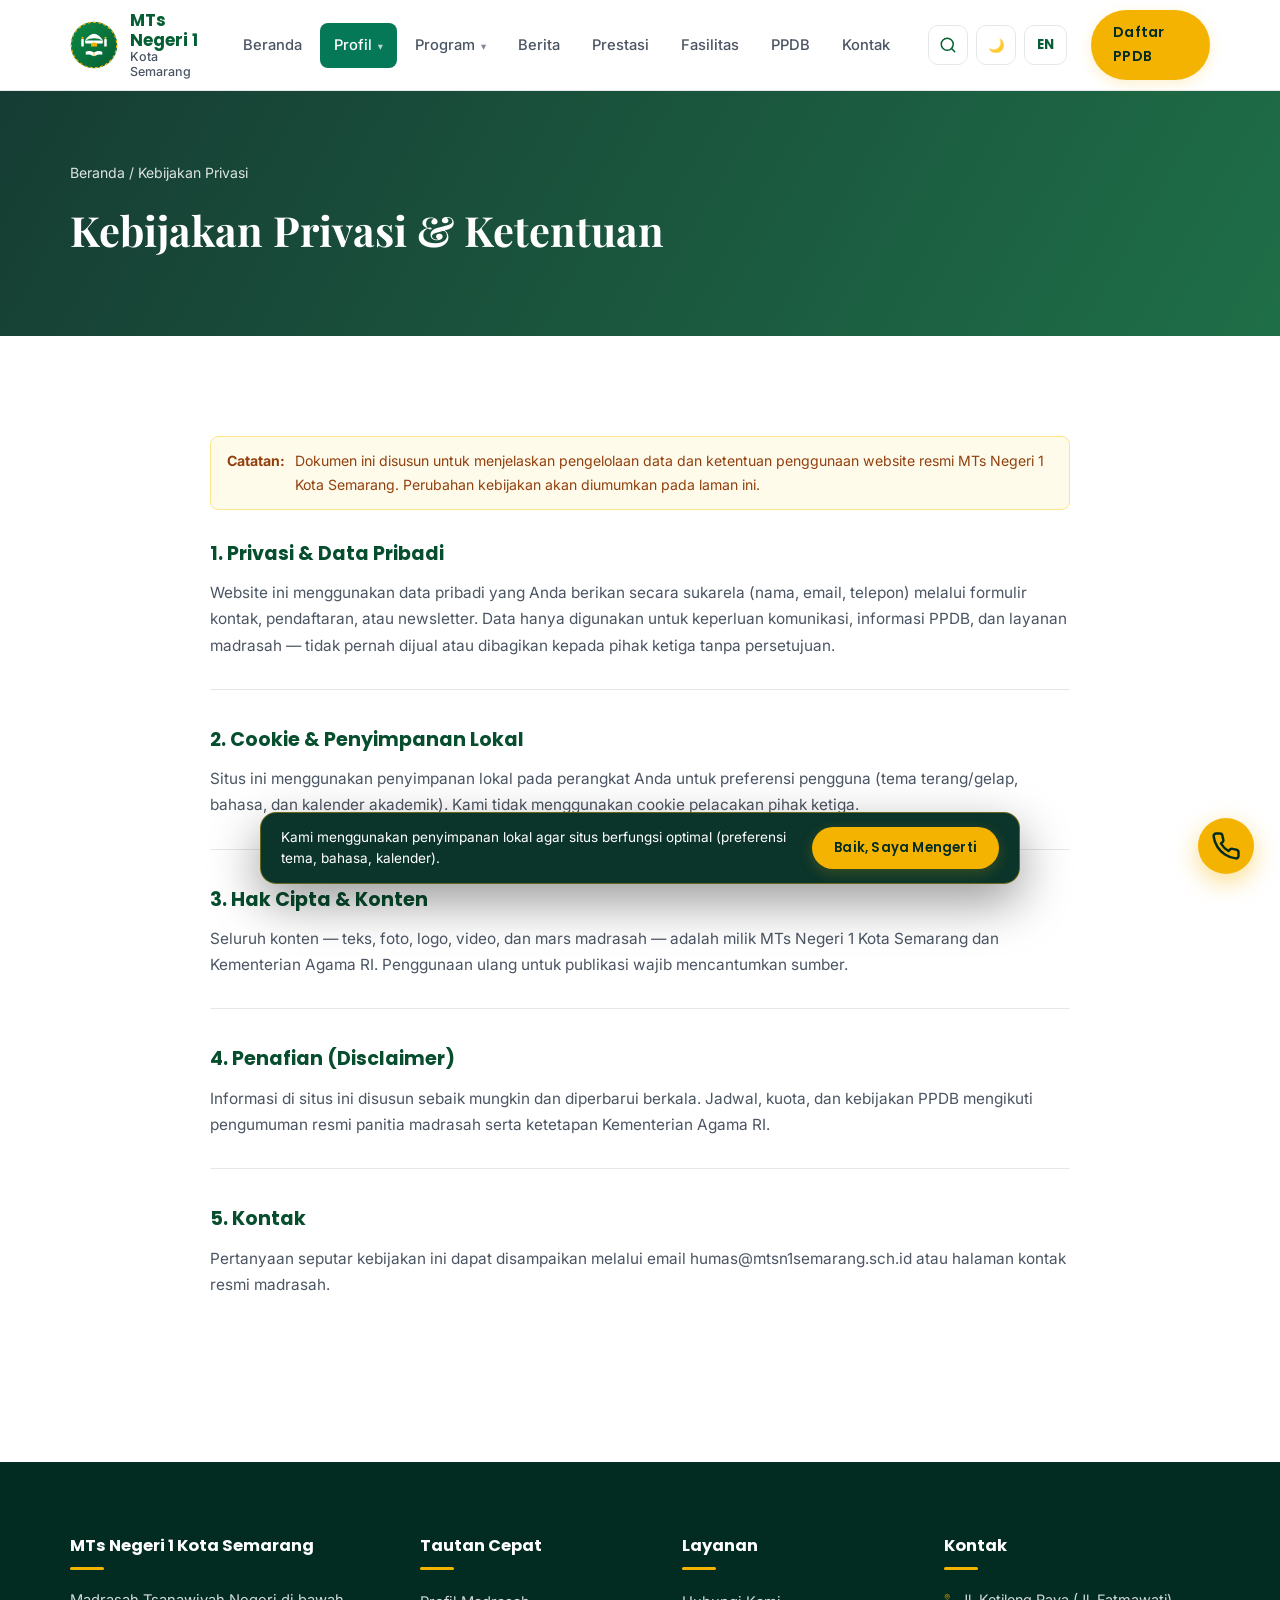
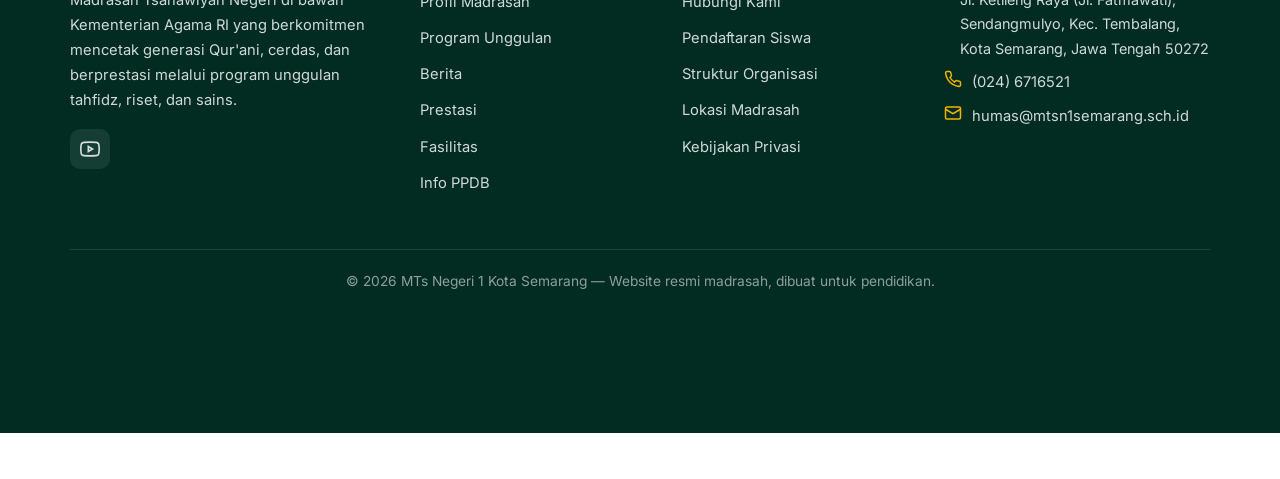
<file: kebijakan.html>
<!DOCTYPE html>
<html lang="id">
<head>
  <meta charset="UTF-8">
  <meta name="viewport" content="width=device-width, initial-scale=1.0">
  <title data-i18n="keb.title">Kebijakan Privasi — MTs Negeri 1 Kota Semarang</title>
  <meta name="description" data-i18n-meta="keb.desc" content="Kebijakan privasi dan ketentuan penggunaan website resmi MTs Negeri 1 Kota Semarang.">
  <link rel="canonical" href="https://mtsn1semarang.sch.id/kebijakan.html">
  <meta property="og:type" content="website">
  <meta property="og:site_name" content="MTs Negeri 1 Kota Semarang">
  <meta property="og:locale" content="id_ID">
  <meta property="og:url" content="https://mtsn1semarang.sch.id/kebijakan.html">
  <meta property="og:title" content="Kebijakan Privasi — MTs Negeri 1 Kota Semarang">
  <meta property="og:description" data-i18n-meta="keb.desc" content="Kebijakan privasi dan ketentuan penggunaan website resmi MTs Negeri 1 Kota Semarang.">
  <meta property="og:image" content="https://mtsn1semarang.sch.id/assets/photos/gedung-masjid.jpg">
  <meta property="og:image:width" content="1280">
  <meta property="og:image:height" content="720">
  <meta name="twitter:card" content="summary_large_image">
  <meta name="twitter:title" content="Kebijakan Privasi — MTs Negeri 1 Kota Semarang">
  <meta name="twitter:description" data-i18n-meta="keb.desc" content="Kebijakan privasi dan ketentuan penggunaan website resmi MTs Negeri 1 Kota Semarang.">
  <meta name="twitter:image" content="https://mtsn1semarang.sch.id/assets/photos/gedung-masjid.jpg">
  <link rel="alternate" hreflang="id" href="https://mtsn1semarang.sch.id/kebijakan.html">
  <link rel="alternate" hreflang="en" href="https://mtsn1semarang.sch.id/kebijakan.html">  <link rel="alternate" hreflang="x-default" href="https://mtsn1semarang.sch.id/kebijakan.html">
  <link rel="icon" type="image/svg+xml" href="assets/logo.svg">
  <link rel="icon" type="image/png" sizes="192x192" href="assets/icon-192.png">
  <link rel="apple-touch-icon" href="assets/apple-touch-icon.png">
  <link rel="manifest" href="manifest.webmanifest">
  <meta name="theme-color" content="#064e2e">
  <link rel="preconnect" href="https://fonts.googleapis.com">
  <link rel="preconnect" href="https://fonts.gstatic.com" crossorigin>
  <link href="https://fonts.googleapis.com/css2?family=Poppins:wght@500;600;700;800&family=Inter:wght@400;500;600&family=Amiri:wght@400;700&family=Playfair+Display:ital,wght@0,600;0,700;1,600&display=swap" rel="stylesheet">
  <link rel="stylesheet" href="css/style.css">
</head>

<body>
  <!-- ===== Navigasi ===== -->
  <header class="site-header">
    <div class="container nav-wrap">
      <a href="index.html" class="brand">
        <img src="assets/logo.svg" alt="Logo MTs Negeri 1 Kota Semarang">
        <div class="brand-text">
          <span class="brand-name">MTs Negeri 1</span>
          <span class="brand-sub">Kota Semarang</span>
        </div>
      </a>
      <nav class="main-nav" aria-label="Navigasi utama">
        <ul>
          <li><a href="index.html" data-i18n="nav.home">Beranda</a></li>
          <li class="has-dropdown">
            <a href="profil.html" class="active" data-i18n="nav.profil">Profil</a>
            <div class="dropdown">
              <a href="profil.html#sejarah" data-i18n="nav.sejarah">Sejarah</a>
              <a href="profil.html#visi" data-i18n="nav.visi">Visi &amp; Misi</a>
              <a href="profil.html#identitas" data-i18n="nav.identitas">Identitas</a>
              <a href="profil.html#struktur" data-i18n="nav.struktur">Struktur</a>
            </div>
          </li>
          <li class="has-dropdown">
            <a href="program.html" data-i18n="nav.program">Program</a>
            <div class="dropdown">
              <a href="program.html#boarding" data-i18n="nav.board">Boarding School</a>
              <a href="program.html#unggulan" data-i18n="nav.unggulan">Tahfidz, Riset &amp; Sains</a>
              <a href="program.html#ekskul" data-i18n="nav.ekskul">Ekstrakurikuler</a>
            </div>
          </li>
          <li><a href="berita.html" data-i18n="nav.berita">Berita</a></li>
          <li><a href="prestasi.html" data-i18n="nav.prestasi">Prestasi</a></li>
          <li><a href="fasilitas.html" data-i18n="nav.fasilitas">Fasilitas</a></li>
          <li><a href="ppdb.html" data-i18n="nav.ppdb">PPDB</a></li>
          <li><a href="kontak.html" data-i18n="nav.kontak">Kontak</a></li>
        </ul>
      </nav>
      <div class="header-tools">
        <button class="icon-btn" id="searchBtn" data-i18n-aria="searchBtn.aria" data-i18n-title="searchBtn.title" aria-label="Cari di situs" title="Cari (Ctrl+K)">
          <svg width="18" height="18" viewBox="0 0 24 24" fill="none" stroke="currentColor" stroke-width="2" stroke-linecap="round"><circle cx="11" cy="11" r="8"/><path d="m21 21-4.3-4.3"/></svg>
        </button>
        <button class="icon-btn" id="themeBtn" data-i18n-aria="themeBtn.aria" data-i18n-title="themeBtn.title" aria-label="Ganti tema terang/gelap" title="Tema"><span class="theme-ico">🌙</span></button>
        <button class="lang-switch" id="langBtn" title="Bahasa / Language">EN</button>
      </div>
      <button class="nav-toggle" data-i18n-aria="navToggle.aria" aria-label="Buka menu" aria-expanded="false">☰</button>
      <a href="ppdb.html" class="btn btn-gold nav-cta" data-i18n="nav.daftar">Daftar PPDB</a>
    </div>
  </header>

  <!-- ===== Page Hero ===== -->
  <section class="page-hero" id="main">
    <div class="container">
      <p class="breadcrumb"><a href="index.html" data-i18n="nav.home">Beranda</a> <span data-i18n="keb.bc">/ Kebijakan Privasi</span></p>
      <h1 data-i18n="keb.h1">Kebijakan Privasi &amp; Ketentuan</h1>
    </div>
  </section>

  <section class="section">
    <div class="container keb wrap-doc">
      <div class="note reveal note-spaced">
        <strong data-i18n="keb.note">Catatan:</strong>
        <span data-i18n="keb.notep">Dokumen ini disusun untuk menjelaskan pengelolaan data dan ketentuan penggunaan website resmi MTs Negeri 1 Kota Semarang. Perubahan kebijakan akan diumumkan pada laman ini.</span>
      </div>
      <div class="keb-item reveal">
        <h2 data-i18n="keb.1h">1. Privasi &amp; Data Pribadi</h2>
        <p data-i18n="keb.1p">Website ini menggunakan data pribadi yang Anda berikan secara sukarela (nama, email, telepon) melalui formulir kontak, pendaftaran, atau newsletter. Data hanya digunakan untuk keperluan komunikasi, informasi PPDB, dan layanan madrasah — tidak pernah dijual atau dibagikan kepada pihak ketiga tanpa persetujuan.</p>
      </div>
      <div class="keb-item reveal">
        <h2 data-i18n="keb.2h">2. Cookie &amp; Penyimpanan Lokal</h2>
        <p data-i18n="keb.2p">Situs ini menggunakan penyimpanan lokal pada perangkat Anda untuk preferensi pengguna (tema terang/gelap, bahasa, dan kalender akademik). Kami tidak menggunakan cookie pelacakan pihak ketiga.</p>
      </div>
      <div class="keb-item reveal">
        <h2 data-i18n="keb.3h">3. Hak Cipta &amp; Konten</h2>
        <p data-i18n="keb.3p">Seluruh konten — teks, foto, logo, video, dan mars madrasah — adalah milik MTs Negeri 1 Kota Semarang dan Kementerian Agama RI. Penggunaan ulang untuk publikasi wajib mencantumkan sumber.</p>
      </div>
      <div class="keb-item reveal">
        <h2 data-i18n="keb.4h">4. Penafian (Disclaimer)</h2>
        <p data-i18n="keb.4p">Informasi di situs ini disusun sebaik mungkin dan diperbarui berkala. Jadwal, kuota, dan kebijakan PPDB mengikuti pengumuman resmi panitia madrasah serta ketetapan Kementerian Agama RI.</p>
      </div>
      <div class="keb-item reveal">
        <h2 data-i18n="keb.5h">5. Kontak</h2>
        <p data-i18n="keb.5p">Pertanyaan seputar kebijakan ini dapat disampaikan melalui email humas@mtsn1semarang.sch.id atau halaman kontak resmi madrasah.</p>
      </div>
    </div>
  </section>

<!-- ===== Footer ===== -->
  <footer class="site-footer">
    <div class="container">
      <div class="footer-grid">
        <div class="footer-about">
          <h4 data-i18n="ft.about">MTs Negeri 1 Kota Semarang</h4>
          <p data-i18n="ft.aboutp">
            Madrasah Tsanawiyah Negeri di bawah Kementerian Agama RI yang berkomitmen
            mencetak generasi Qur'ani, cerdas, dan berprestasi melalui program unggulan
            tahfidz, riset, dan sains.
          </p>
          <div class="sosmed">
            <a href="https://www.youtube.com/@mtsnegeri1kotasemarang356" target="_blank" rel="noopener" title="YouTube" aria-label="YouTube"><svg width="20" height="20" viewBox="0 0 24 24" fill="none" stroke="currentColor" stroke-width="2"><path d="M22.5 6.4a3 3 0 0 0-2.1-2.1C18.5 3.8 12 3.8 12 3.8s-6.5 0-8.4.5A3 3 0 0 0 1.5 6.4 31 31 0 0 0 1 12a31 31 0 0 0 .5 5.6 3 3 0 0 0 2.1 2.1c1.9.5 8.4.5 8.4.5s6.5 0 8.4-.5a3 3 0 0 0 2.1-2.1A31 31 0 0 0 23 12a31 31 0 0 0-.5-5.6z"/><path d="m10 15 5-3-5-3z"/></svg></a>
          </div>
        </div>
        <div>
          <h4 data-i18n="ft.q">Tautan Cepat</h4>
          <ul>
            <li><a href="profil.html" data-i18n="ft.q1">Profil Madrasah</a></li>
            <li><a href="program.html" data-i18n="ft.q2">Program Unggulan</a></li>
            <li><a href="berita.html" data-i18n="nav.berita">Berita</a></li>
            <li><a href="prestasi.html" data-i18n="ft.q3">Prestasi</a></li>
            <li><a href="fasilitas.html" data-i18n="ft.q4">Fasilitas</a></li>
            <li><a href="ppdb.html" data-i18n="ft.q5">Info PPDB</a></li>
          </ul>
        </div>
        <div>
          <h4 data-i18n="ft.l">Layanan</h4>
          <ul>
            <li><a href="kontak.html" data-i18n="ft.l1">Hubungi Kami</a></li>
            <li><a href="ppdb.html" data-i18n="ft.l2">Pendaftaran Siswa</a></li>
            <li><a href="profil.html" data-i18n="ft.l3">Struktur Organisasi</a></li>
            <li><a href="kontak.html" data-i18n="ft.l4">Lokasi Madrasah</a></li>
            <li><a href="kebijakan.html" data-i18n="ft.l5">Kebijakan Privasi</a></li>
          </ul>
        </div>
        <div>
          <h4 data-i18n="ft.k">Kontak</h4>
          <ul class="footer-contact">
            <li><svg width="18" height="18" viewBox="0 0 24 24" fill="none" stroke="#f5b301" stroke-width="2"><path d="M20 10c0 6-8 12-8 12s-8-6-8-12a8 8 0 0 1 16 0Z"/><circle cx="12" cy="10" r="3"/></svg><span data-i18n="ft.k1">Jl. Ketileng Raya (Jl. Fatmawati), Sendangmulyo, Kec. Tembalang, Kota Semarang, Jawa Tengah 50272</span></li>
            <li><svg width="18" height="18" viewBox="0 0 24 24" fill="none" stroke="#f5b301" stroke-width="2"><path d="M22 16.9v3a2 2 0 0 1-2.2 2 19.8 19.8 0 0 1-8.6-3.1 19.5 19.5 0 0 1-6-6A19.8 19.8 0 0 1 2.1 4.2 2 2 0 0 1 4.1 2h3a2 2 0 0 1 2 1.7c.1 1 .4 2 .7 2.9a2 2 0 0 1-.4 2.1L8 10a16 16 0 0 0 6 6l1.3-1.3a2 2 0 0 1 2.1-.4c.9.3 1.9.6 2.9.7a2 2 0 0 1 1.7 2Z"/></svg><a href="tel:+62246716521" data-i18n="ft.k2">(024) 6716521</a></li>
            <li><svg width="18" height="18" viewBox="0 0 24 24" fill="none" stroke="#f5b301" stroke-width="2"><rect x="2" y="4" width="20" height="16" rx="2"/><path d="m22 7-10 6L2 7"/></svg><a href="mailto:humas@mtsn1semarang.sch.id">humas@mtsn1semarang.sch.id</a></li>
          </ul>
        </div>
      </div>
      <div class="footer-bottom">
        © <span id="year">2025</span> MTs Negeri 1 Kota Semarang — <span data-i18n="footer.tag">Website resmi madrasah, dibuat untuk pendidikan.</span>
      </div>
    </div>
  </footer>

  <!-- ===== WhatsApp ===== -->
  <a class="wa-float" href="https://wa.me/62246716521?text=Assalamu%27alaikum%2C%20saya%20ingin%20bertanya%20tentang%20MTsN%201%20Kota%20Semarang" target="_blank" rel="noopener" aria-label="Hubungi kami" title="Hubungi kami" data-i18n-aria="wa.aria" data-i18n-title="wa.aria">
    <svg width="26" height="26" viewBox="0 0 24 24" fill="none" stroke="currentColor" stroke-width="2" stroke-linecap="round" stroke-linejoin="round"><path d="M22 16.9v3a2 2 0 0 1-2.2 2 19.8 19.8 0 0 1-8.6-3.1 19.5 19.5 0 0 1-6-6A19.8 19.8 0 0 1 2.1 4.2 2 2 0 0 1 4.1 2h3a2 2 0 0 1 2 1.7c.1 1 .4 2 .7 2.9a2 2 0 0 1-.4 2.1L8 10a16 16 0 0 0 6 6l1.3-1.3a2 2 0 0 1 2.1-.4c.9.3 1.9.6 2.9.7a2 2 0 0 1 1.7 2Z"/></svg>
  </a>

  <button class="to-top" data-i18n-aria="toTop.aria" aria-label="Kembali ke atas">↑</button>

  <script src="js/main.js" defer></script>
  <script>if("serviceWorker" in navigator){window.addEventListener("load",function(){navigator.serviceWorker.register("sw.js").catch(function(){})});}</script>
</body>
</html>
</file>
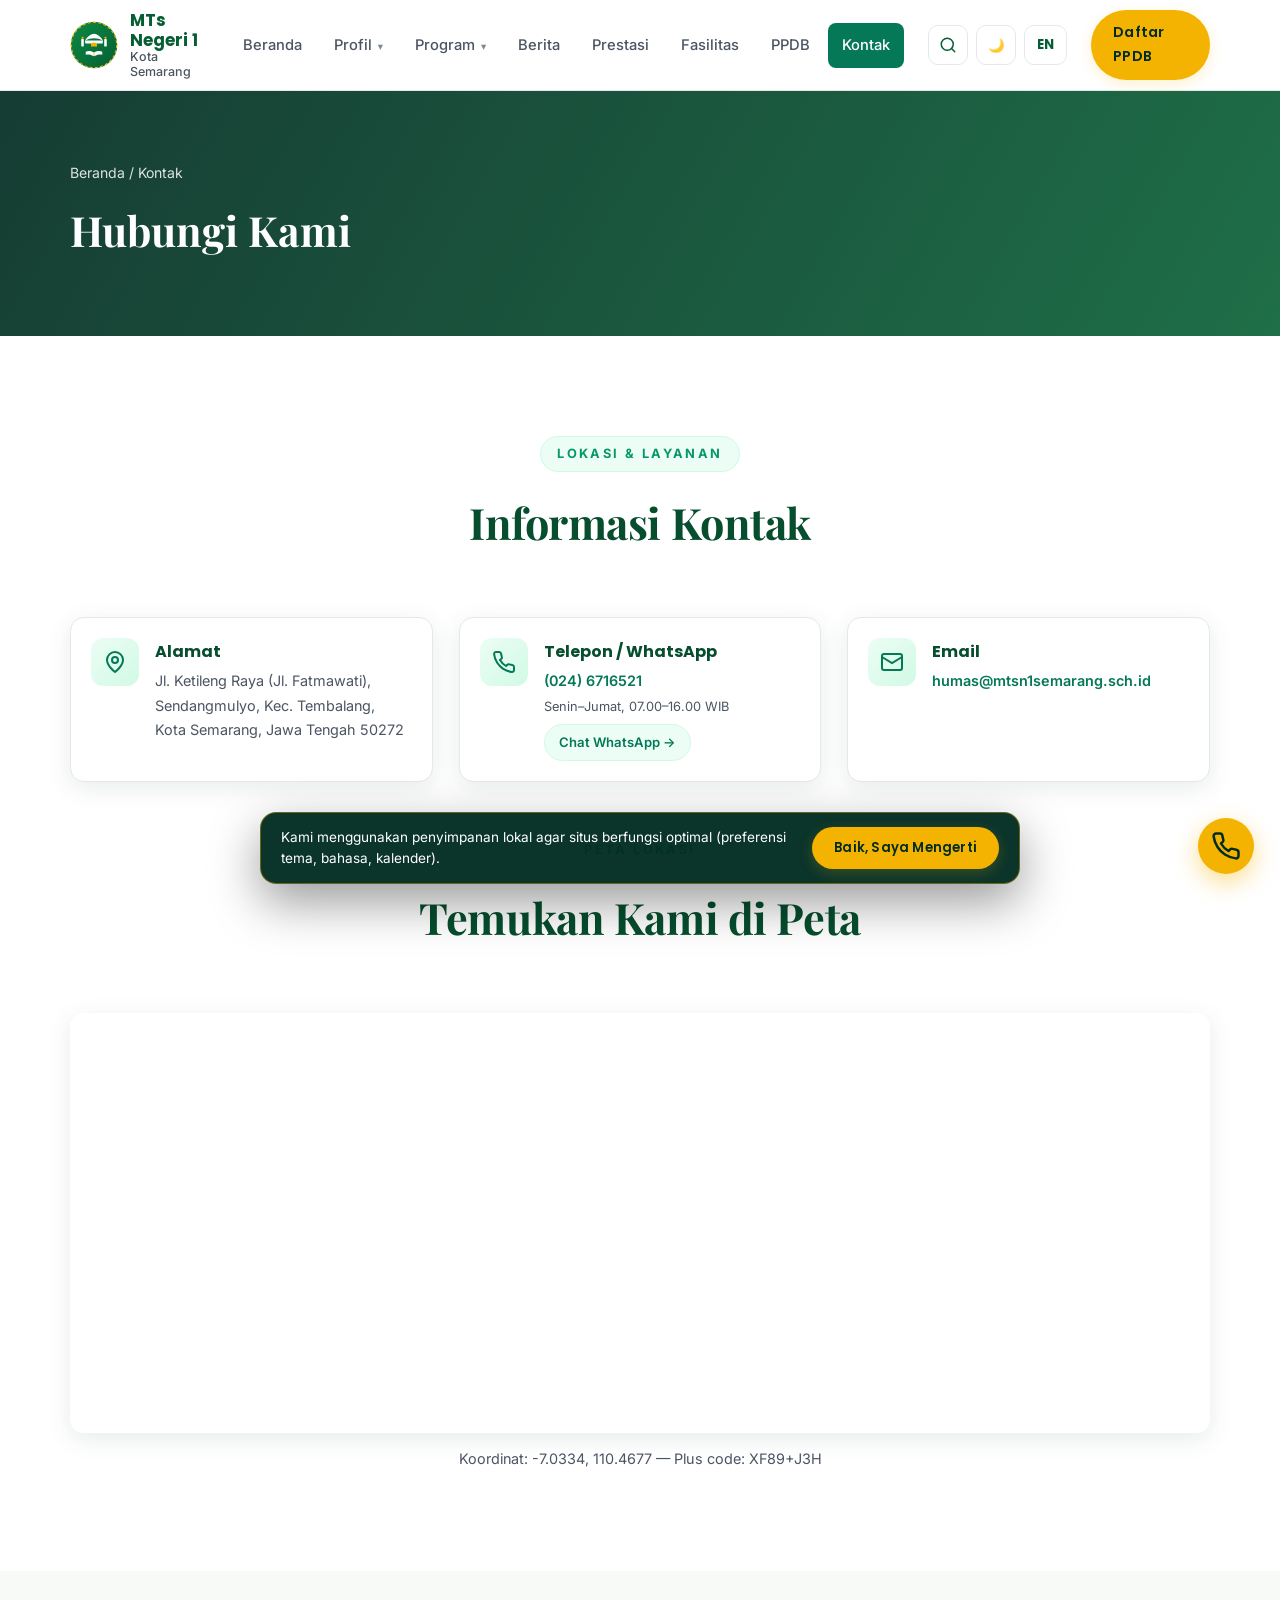
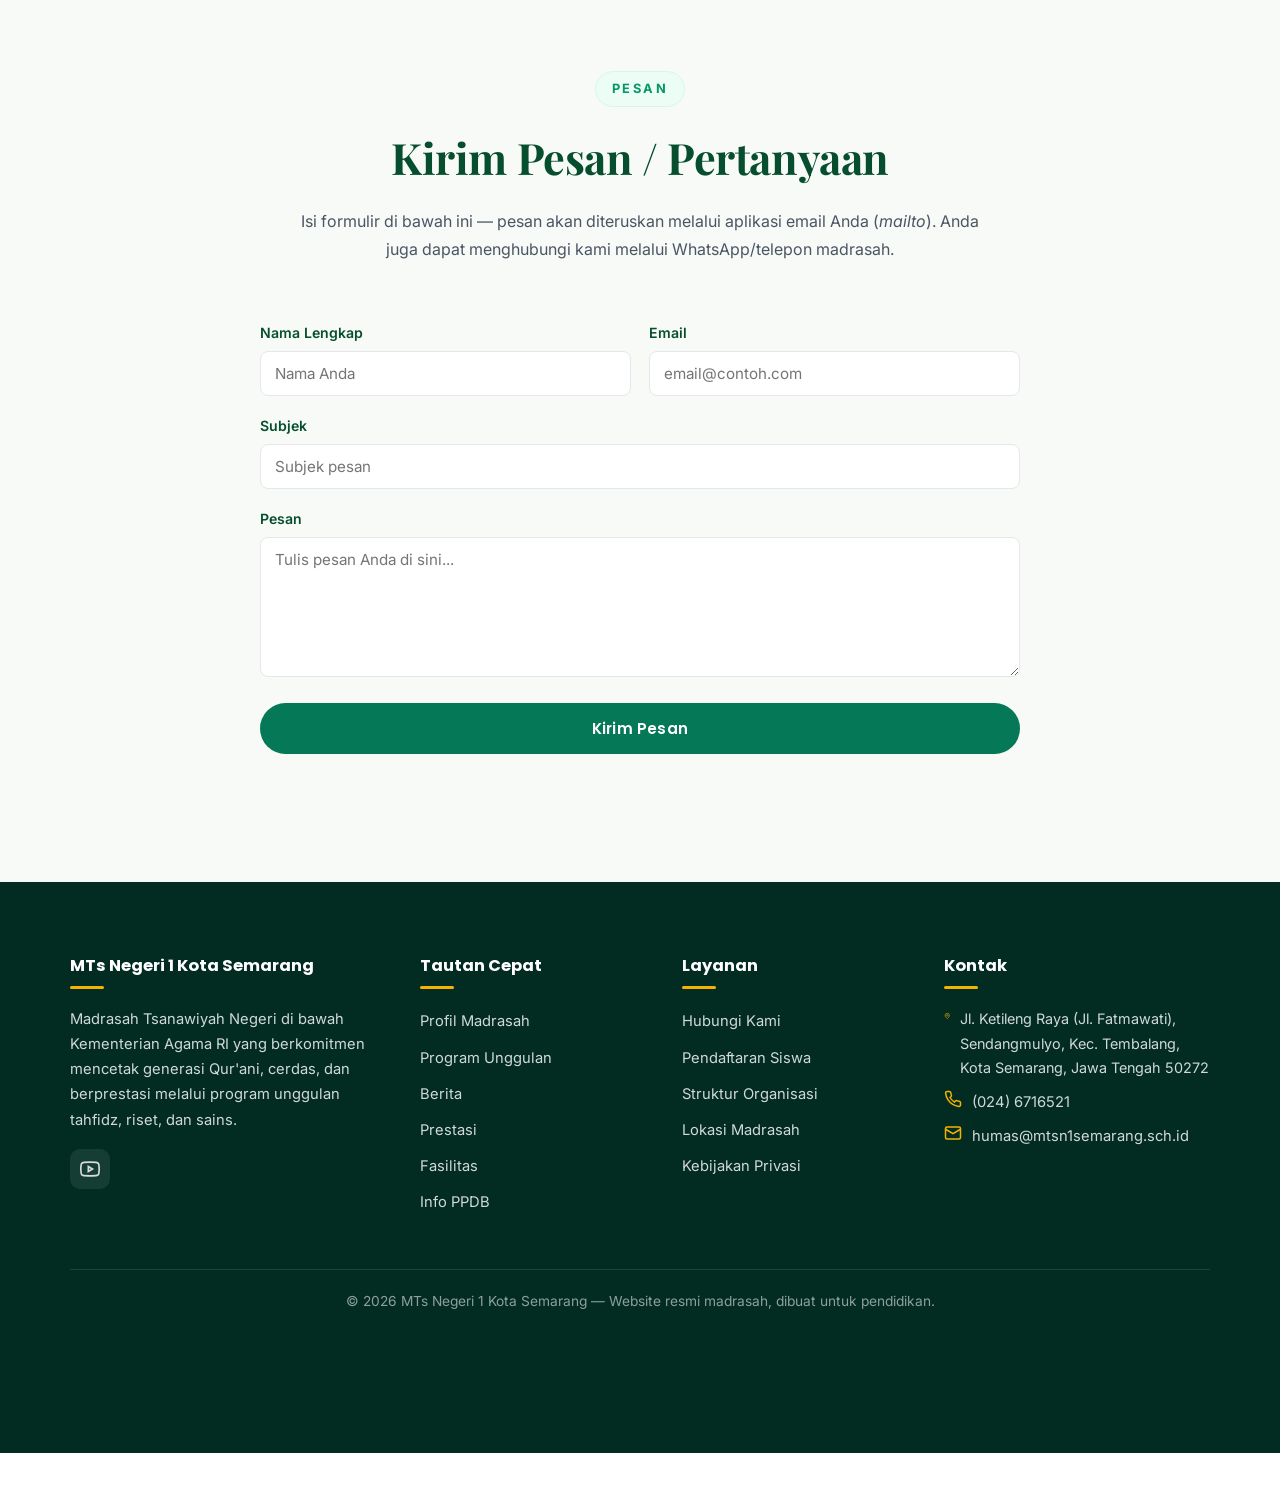
<file: kontak.html>
<!DOCTYPE html>
<html lang="id">
<head>
  <meta charset="UTF-8">
  <meta name="viewport" content="width=device-width, initial-scale=1.0">
  <title>Kontak — MTs Negeri 1 Kota Semarang</title>
  <meta name="description" content="Kontak MTs Negeri 1 Kota Semarang: alamat, peta lokasi, telepon, dan email.">
  <link rel="canonical" href="https://mtsn1semarang.sch.id/kontak.html">
  <meta property="og:type" content="website">
  <meta property="og:site_name" content="MTs Negeri 1 Kota Semarang">
  <meta property="og:locale" content="id_ID">
  <meta property="og:url" content="https://mtsn1semarang.sch.id/kontak.html">
  <meta property="og:title" content="Kontak — MTs Negeri 1 Kota Semarang">
  <meta property="og:description" content="Kontak MTs Negeri 1 Kota Semarang: alamat, peta lokasi, telepon, dan email.">
  <meta property="og:image" content="https://mtsn1semarang.sch.id/assets/photos/gedung-masjid.jpg">
  <meta property="og:image:width" content="1280">
  <meta property="og:image:height" content="720">
  <meta name="twitter:card" content="summary_large_image">
  <meta name="twitter:title" content="Kontak — MTs Negeri 1 Kota Semarang">
  <meta name="twitter:description" content="Kontak MTs Negeri 1 Kota Semarang: alamat, peta lokasi, telepon, dan email.">
  <meta name="twitter:image" content="https://mtsn1semarang.sch.id/assets/photos/gedung-masjid.jpg">
  <link rel="alternate" hreflang="id" href="https://mtsn1semarang.sch.id/kontak.html">
  <link rel="alternate" hreflang="en" href="https://mtsn1semarang.sch.id/kontak.html">  <link rel="alternate" hreflang="x-default" href="https://mtsn1semarang.sch.id/kontak.html">
  <link rel="icon" type="image/svg+xml" href="assets/logo.svg">
  <link rel="icon" type="image/png" sizes="192x192" href="assets/icon-192.png">
  <link rel="apple-touch-icon" href="assets/apple-touch-icon.png">
  <link rel="manifest" href="manifest.webmanifest">
  <meta name="theme-color" content="#064e2e">
  <link rel="preconnect" href="https://fonts.googleapis.com">
  <link rel="preconnect" href="https://fonts.gstatic.com" crossorigin>
  <link href="https://fonts.googleapis.com/css2?family=Poppins:wght@500;600;700;800&family=Inter:wght@400;500;600&family=Amiri:wght@400;700&family=Playfair+Display:ital,wght@0,600;0,700;1,600&display=swap" rel="stylesheet">
  <link rel="stylesheet" href="css/style.css">
</head>
<body>
  <!-- ===== Navigasi ===== -->
  <header class="site-header">
    <div class="container nav-wrap">
      <a href="index.html" class="brand">
        <img src="assets/logo.svg" alt="Logo MTs Negeri 1 Kota Semarang">
        <div class="brand-text">
          <span class="brand-name">MTs Negeri 1</span>
          <span class="brand-sub">Kota Semarang</span>
        </div>
      </a>
      <nav class="main-nav" aria-label="Navigasi utama">
        <ul>
          <li><a href="index.html" data-i18n="nav.home">Beranda</a></li>
          <li class="has-dropdown">
            <a href="profil.html" data-i18n="nav.profil">Profil</a>
            <div class="dropdown">
              <a href="profil.html#sejarah" data-i18n="nav.sejarah">Sejarah</a>
              <a href="profil.html#visi" data-i18n="nav.visi">Visi &amp; Misi</a>
              <a href="profil.html#identitas" data-i18n="nav.identitas">Identitas</a>
              <a href="profil.html#struktur" data-i18n="nav.struktur">Struktur</a>
            </div>
          </li>
          <li class="has-dropdown">
            <a href="program.html" data-i18n="nav.program">Program</a>
            <div class="dropdown">
              <a href="program.html#boarding" data-i18n="nav.board">Boarding School</a>
              <a href="program.html#unggulan" data-i18n="nav.unggulan">Tahfidz, Riset &amp; Sains</a>
              <a href="program.html#ekskul" data-i18n="nav.ekskul">Ekstrakurikuler</a>
            </div>
          </li>
          <li><a href="berita.html" data-i18n="nav.berita">Berita</a></li>
          <li><a href="prestasi.html" data-i18n="nav.prestasi">Prestasi</a></li>
          <li><a href="fasilitas.html" data-i18n="nav.fasilitas">Fasilitas</a></li>
          <li><a href="ppdb.html" data-i18n="nav.ppdb">PPDB</a></li>
          <li><a href="kontak.html" class="active" data-i18n="nav.kontak">Kontak</a></li>
        </ul>
      </nav>
      <div class="header-tools">
        <button class="icon-btn" id="searchBtn" aria-label="Cari di situs" title="Cari (Ctrl+K)">
          <svg width="18" height="18" viewBox="0 0 24 24" fill="none" stroke="currentColor" stroke-width="2" stroke-linecap="round"><circle cx="11" cy="11" r="8"/><path d="m21 21-4.3-4.3"/></svg>
        </button>
        <button class="icon-btn" id="themeBtn" aria-label="Ganti tema terang/gelap" title="Tema"><span class="theme-ico">🌙</span></button>
        <button class="lang-switch" id="langBtn" title="Bahasa / Language">EN</button>
      </div>
      <button class="nav-toggle" aria-label="Buka menu" aria-expanded="false">☰</button>
      <a href="ppdb.html" class="btn btn-gold nav-cta" data-i18n="nav.daftar">Daftar PPDB</a>
    </div>
  </header>

  <!-- ===== Overlay pencarian ===== -->
  <div class="search-overlay" id="searchOverlay" role="dialog" aria-label="Pencarian situs">
    <button class="search-close" id="searchClose" aria-label="Tutup pencarian">✕</button>
    <form role="search">
      <input type="search" id="searchInput" placeholder="Cari: PPDB, tahfidz, boarding, prestasi…" autocomplete="off" aria-label="Kata kunci pencarian">
      <button type="submit">Cari</button>
    </form>
    <div class="search-results" id="searchResults"></div>
  </div>

  <!-- ===== Page Hero ===== -->
  <section class="page-hero" id="main">
    <div class="container">
      <p class="breadcrumb"><a href="index.html">Beranda</a> / Kontak</p>
      <h1>Hubungi Kami</h1>
    </div>
  </section>

  <!-- ===== Info Kontak ===== -->
  <section class="section">
    <div class="container">
      <div class="section-head">
        <span class="section-eyebrow">Lokasi &amp; Layanan</span>
        <h2>Informasi Kontak</h2>
      </div>
      <div class="grid-3 gap-bottom-md">
        <div class="card info-card">
          <div class="info-icon">
            <svg width="24" height="24" viewBox="0 0 24 24" fill="none" stroke="#047857" stroke-width="2"><path d="M20 10c0 6-8 12-8 12s-8-6-8-12a8 8 0 0 1 16 0Z"/><circle cx="12" cy="10" r="3"/></svg>
          </div>
          <div>
            <h4>Alamat</h4>
            <p>
              Jl. Ketileng Raya (Jl. Fatmawati),<br>
              Sendangmulyo, Kec. Tembalang,<br>
              Kota Semarang, Jawa Tengah 50272
            </p>
          </div>
        </div>
        <div class="card info-card">
          <div class="info-icon">
            <svg width="24" height="24" viewBox="0 0 24 24" fill="none" stroke="#047857" stroke-width="2"><path d="M22 16.9v3a2 2 0 0 1-2.2 2 19.8 19.8 0 0 1-8.6-3.1 19.5 19.5 0 0 1-6-6A19.8 19.8 0 0 1 2.1 4.2 2 2 0 0 1 4.1 2h3a2 2 0 0 1 2 1.7c.1 1 .4 2 .7 2.9a2 2 0 0 1-.4 2.1L8 10a16 16 0 0 0 6 6l1.3-1.3a2 2 0 0 1 2.1-.4c.9.3 1.9.6 2.9.7a2 2 0 0 1 1.7 2Z"/></svg>
          </div>
          <div>
            <h4>Telepon / WhatsApp</h4>
            <p>
              <a href="tel:+62246716521">(024) 6716521</a><br>
              <small>Senin–Jumat, 07.00–16.00 WIB</small><br>
              <a class="wa-link" href="https://wa.me/62246716521?text=Assalamu%27alaikum%2C%20saya%20ingin%20bertanya%20tentang%20MTsN%201%20Kota%20Semarang" target="_blank" rel="noopener">Chat WhatsApp →</a>
            </p>
          </div>
        </div>
        <div class="card info-card">
          <div class="info-icon">
            <svg width="24" height="24" viewBox="0 0 24 24" fill="none" stroke="#047857" stroke-width="2"><rect x="2" y="4" width="20" height="16" rx="2"/><path d="m22 7-10 6L2 7"/></svg>
          </div>
          <div>
            <h4>Email</h4>
            <p>
              <a href="mailto:humas@mtsn1semarang.sch.id">humas@mtsn1semarang.sch.id</a><br>
            </p>
          </div>
        </div>
      </div>

      <!-- ===== Peta ===== -->
      <div class="section-head">
        <span class="section-eyebrow">Peta Lokasi</span>
        <h2>Temukan Kami di Peta</h2>
      </div>
      <div class="map-frame">
        <iframe
          src="https://www.google.com/maps?q=MTs%20Negeri%201%20Kota%20Semarang&z=16&output=embed"
          width="100%" height="420" class="map-iframe"
          allowfullscreen loading="lazy"
          referrerpolicy="no-referrer-when-downgrade"
          title="Peta lokasi MTs Negeri 1 Kota Semarang"></iframe>
      </div>
      <p class="map-caption">
        Koordinat: -7.0334, 110.4677 — Plus code: XF89+J3H
      </p>
    </div>
  </section>

  <!-- ===== Formulir ===== -->
  <section class="section section-alt">
    <div class="container">
      <div class="section-head">
        <span class="section-eyebrow">Pesan</span>
        <h2>Kirim Pesan / Pertanyaan</h2>
        <p>
          Isi formulir di bawah ini — pesan akan diteruskan melalui aplikasi email Anda
          (<em>mailto</em>). Anda juga dapat menghubungi kami melalui WhatsApp/telepon madrasah.
        </p>
      </div>
      <div class="wrap-form">
        <form class="form-grid" id="ctForm" action="https://formsubmit.co/humas@mtsn1semarang.sch.id" method="post" novalidate>
          <div class="form-field">
            <label for="nama">Nama Lengkap</label>
            <input type="text" id="nama" name="Nama" placeholder="Nama Anda" required>
          </div>
          <div class="form-field">
            <label for="email">Email</label>
            <input type="email" id="email" name="Email" placeholder="email@contoh.com" required>
          </div>
          <div class="form-field full">
            <label for="subjek">Subjek</label>
            <input type="text" id="subjek" name="Subjek" placeholder="Subjek pesan" required>
          </div>
          <div class="form-field full">
            <label for="pesan">Pesan</label>
            <textarea id="pesan" name="Pesan" rows="6" placeholder="Tulis pesan Anda di sini..." required></textarea>
          </div>
          <div class="form-field full">
            <button type="submit" class="btn btn-green btn-block">Kirim Pesan</button>
          </div>
          <p class="form-msg" id="formMsg" role="status"></p>
        </form>

      </div>
    </div>
  </section>

  <!-- ===== Footer ===== -->
  <footer class="site-footer">
    <div class="container">
      <div class="footer-grid">
        <div class="footer-about">
          <h4>MTs Negeri 1 Kota Semarang</h4>
          <p>
            Madrasah Tsanawiyah Negeri di bawah Kementerian Agama RI yang berkomitmen
            mencetak generasi Qur'ani, cerdas, dan berprestasi melalui program unggulan
            tahfidz, riset, dan sains.
          </p>
          <div class="sosmed">
            <a href="https://www.youtube.com/@mtsnegeri1kotasemarang356" target="_blank" rel="noopener" title="YouTube" aria-label="YouTube"><svg width="20" height="20" viewBox="0 0 24 24" fill="none" stroke="currentColor" stroke-width="2"><path d="M22.5 6.4a3 3 0 0 0-2.1-2.1C18.5 3.8 12 3.8 12 3.8s-6.5 0-8.4.5A3 3 0 0 0 1.5 6.4 31 31 0 0 0 1 12a31 31 0 0 0 .5 5.6 3 3 0 0 0 2.1 2.1c1.9.5 8.4.5 8.4.5s6.5 0 8.4-.5a3 3 0 0 0 2.1-2.1A31 31 0 0 0 23 12a31 31 0 0 0-.5-5.6z"/><path d="m10 15 5-3-5-3z"/></svg></a>
          </div>
        </div>
        <div>
          <h4>Tautan Cepat</h4>
          <ul>
            <li><a href="profil.html">Profil Madrasah</a></li>
            <li><a href="program.html">Program Unggulan</a></li>
            <li><a href="berita.html">Berita</a></li>
            <li><a href="prestasi.html">Prestasi</a></li>
            <li><a href="fasilitas.html">Fasilitas</a></li>
            <li><a href="ppdb.html">Info PPDB</a></li>
          </ul>
        </div>
        <div>
          <h4>Layanan</h4>
          <ul>
            <li><a href="kontak.html">Hubungi Kami</a></li>
            <li><a href="ppdb.html">Pendaftaran Siswa</a></li>
            <li><a href="profil.html">Struktur Organisasi</a></li>
            <li><a href="kontak.html">Lokasi Madrasah</a></li>
            <li><a href="kebijakan.html">Kebijakan Privasi</a></li>
          </ul>
        </div>
        <div>
          <h4>Kontak</h4>
          <ul class="footer-contact">
            <li><svg width="18" height="18" viewBox="0 0 24 24" fill="none" stroke="#f5b301" stroke-width="2"><path d="M20 10c0 6-8 12-8 12s-8-6-8-12a8 8 0 0 1 16 0Z"/><circle cx="12" cy="10" r="3"/></svg><span>Jl. Ketileng Raya (Jl. Fatmawati), Sendangmulyo, Kec. Tembalang, Kota Semarang, Jawa Tengah 50272</span></li>
            <li><svg width="18" height="18" viewBox="0 0 24 24" fill="none" stroke="#f5b301" stroke-width="2"><path d="M22 16.9v3a2 2 0 0 1-2.2 2 19.8 19.8 0 0 1-8.6-3.1 19.5 19.5 0 0 1-6-6A19.8 19.8 0 0 1 2.1 4.2 2 2 0 0 1 4.1 2h3a2 2 0 0 1 2 1.7c.1 1 .4 2 .7 2.9a2 2 0 0 1-.4 2.1L8 10a16 16 0 0 0 6 6l1.3-1.3a2 2 0 0 1 2.1-.4c.9.3 1.9.6 2.9.7a2 2 0 0 1 1.7 2Z"/></svg><a href="tel:+62246716521" data-i18n="ft.k2">(024) 6716521</a></li>
            <li><svg width="18" height="18" viewBox="0 0 24 24" fill="none" stroke="#f5b301" stroke-width="2"><rect x="2" y="4" width="20" height="16" rx="2"/><path d="m22 7-10 6L2 7"/></svg><a href="mailto:humas@mtsn1semarang.sch.id">humas@mtsn1semarang.sch.id</a></li>
          </ul>
        </div>
      </div>
      <div class="footer-bottom">
        © <span id="year">2025</span> MTs Negeri 1 Kota Semarang — <span data-i18n="footer.tag">Website resmi madrasah, dibuat untuk pendidikan.</span>
      </div>
    </div>
  </footer>

  <!-- ===== WhatsApp ===== -->
  <a class="wa-float" href="https://wa.me/62246716521?text=Assalamu%27alaikum%2C%20saya%20ingin%20bertanya%20tentang%20MTsN%201%20Kota%20Semarang" target="_blank" rel="noopener" aria-label="Hubungi kami" title="Hubungi kami" data-i18n-aria="wa.aria" data-i18n-title="wa.aria">
    <svg width="26" height="26" viewBox="0 0 24 24" fill="none" stroke="currentColor" stroke-width="2" stroke-linecap="round" stroke-linejoin="round"><path d="M22 16.9v3a2 2 0 0 1-2.2 2 19.8 19.8 0 0 1-8.6-3.1 19.5 19.5 0 0 1-6-6A19.8 19.8 0 0 1 2.1 4.2 2 2 0 0 1 4.1 2h3a2 2 0 0 1 2 1.7c.1 1 .4 2 .7 2.9a2 2 0 0 1-.4 2.1L8 10a16 16 0 0 0 6 6l1.3-1.3a2 2 0 0 1 2.1-.4c.9.3 1.9.6 2.9.7a2 2 0 0 1 1.7 2Z"/></svg>
  </a>

  <button class="to-top" aria-label="Kembali ke atas">↑</button>

  <script src="js/main.js" defer></script>
  <script>if("serviceWorker" in navigator){window.addEventListener("load",function(){navigator.serviceWorker.register("sw.js").catch(function(){})});}</script>
</body>
</html>
</file>
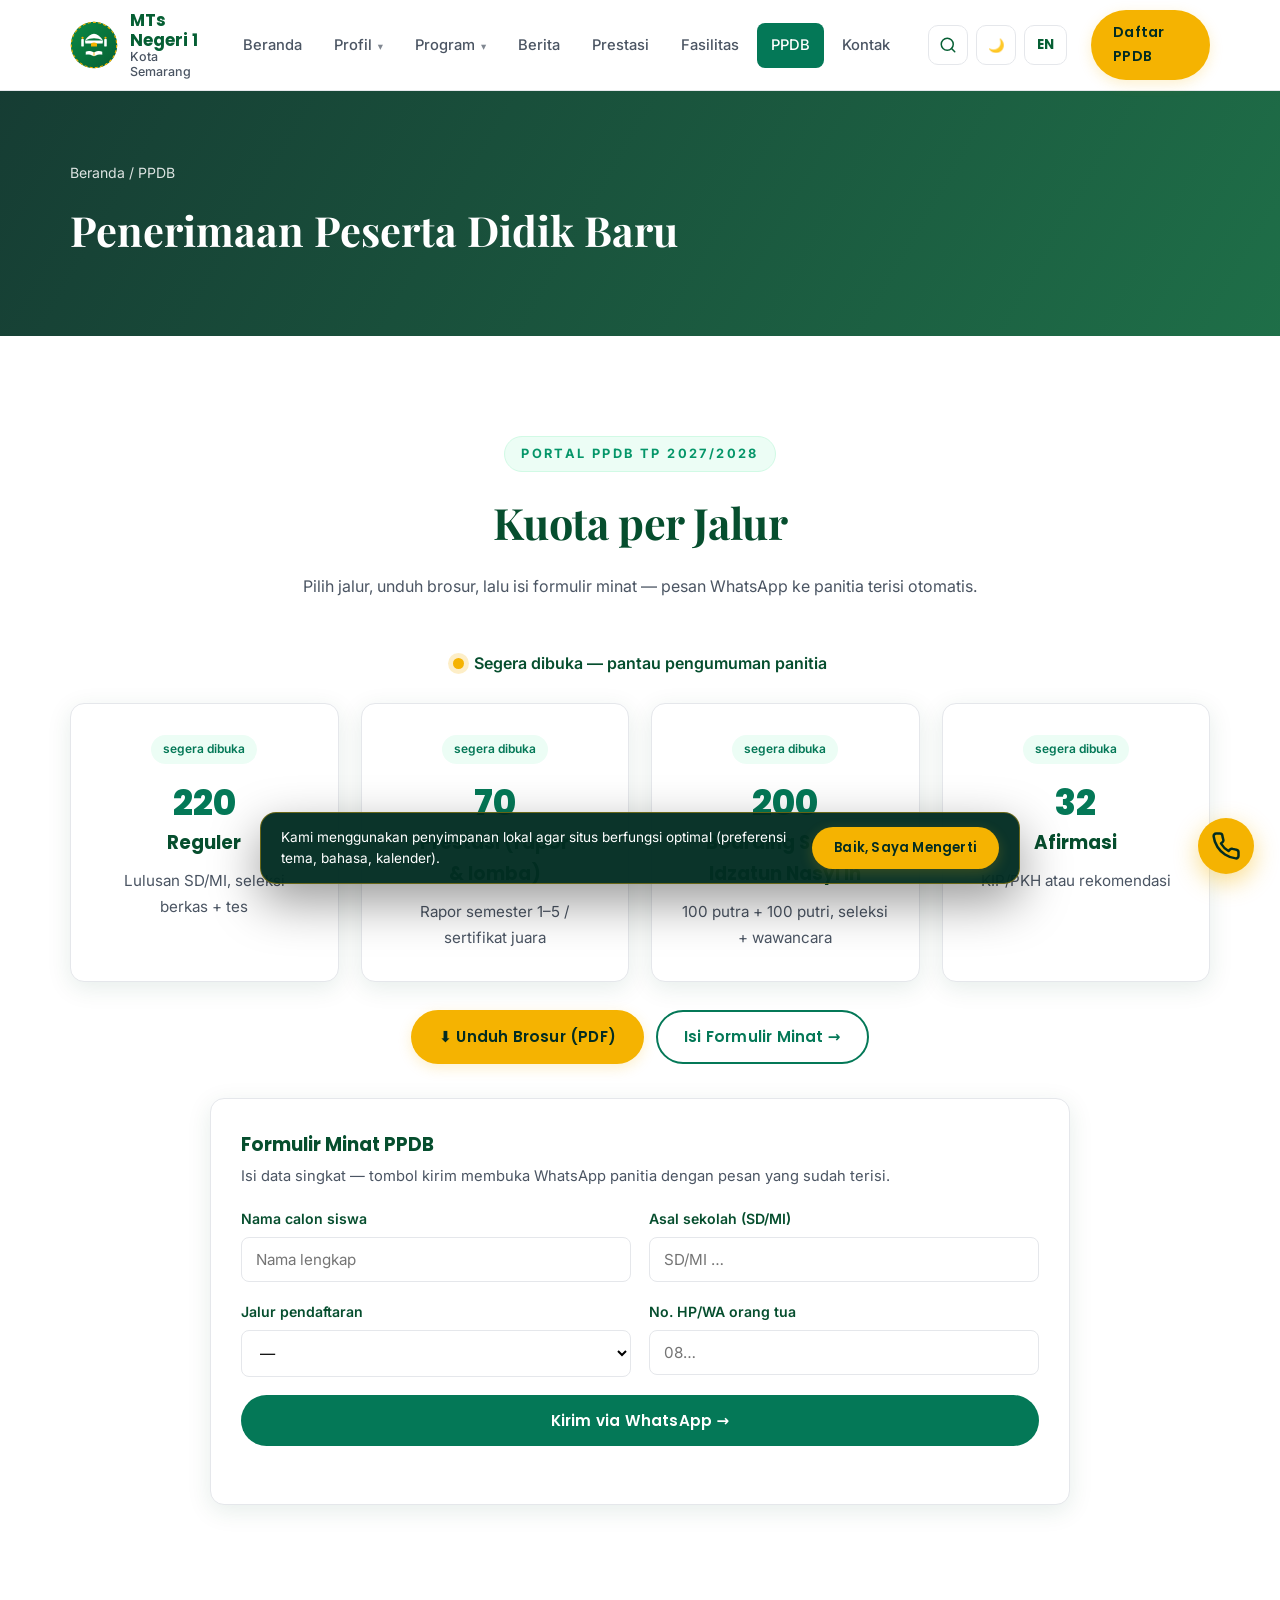
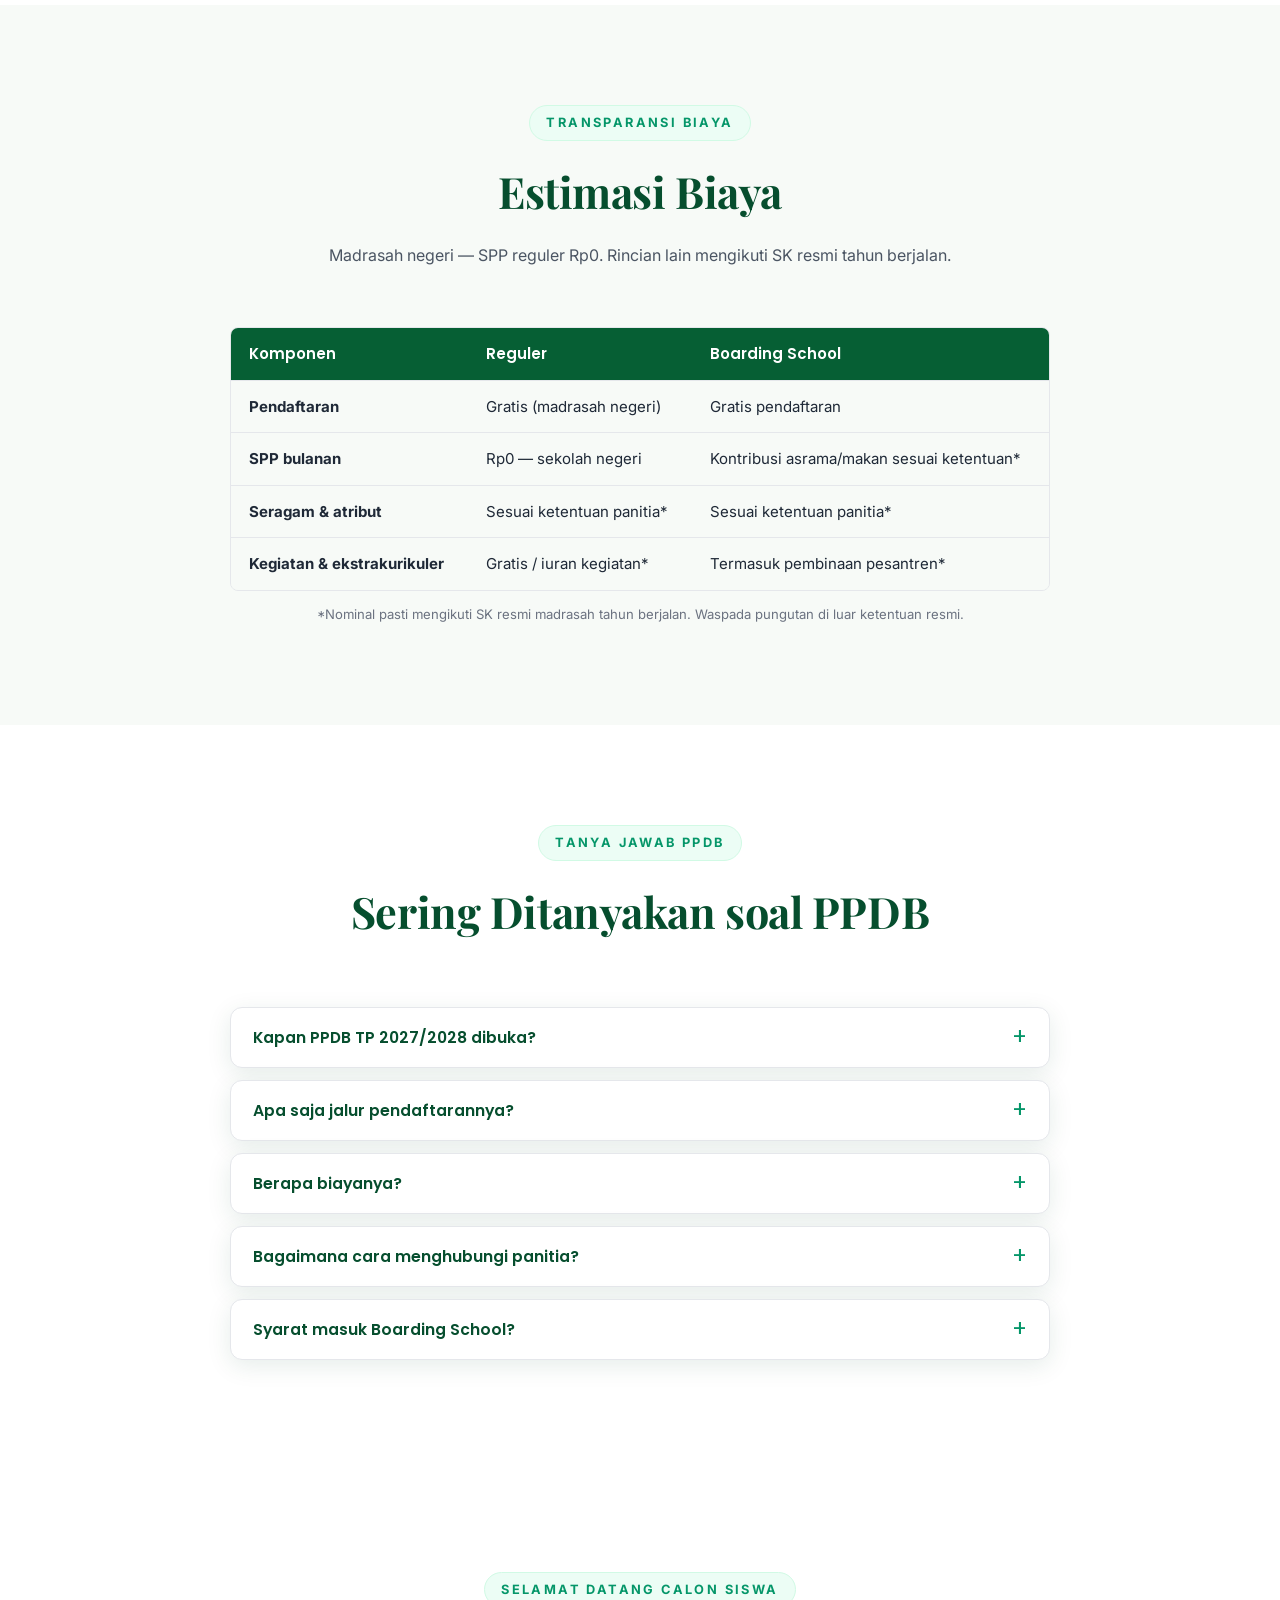
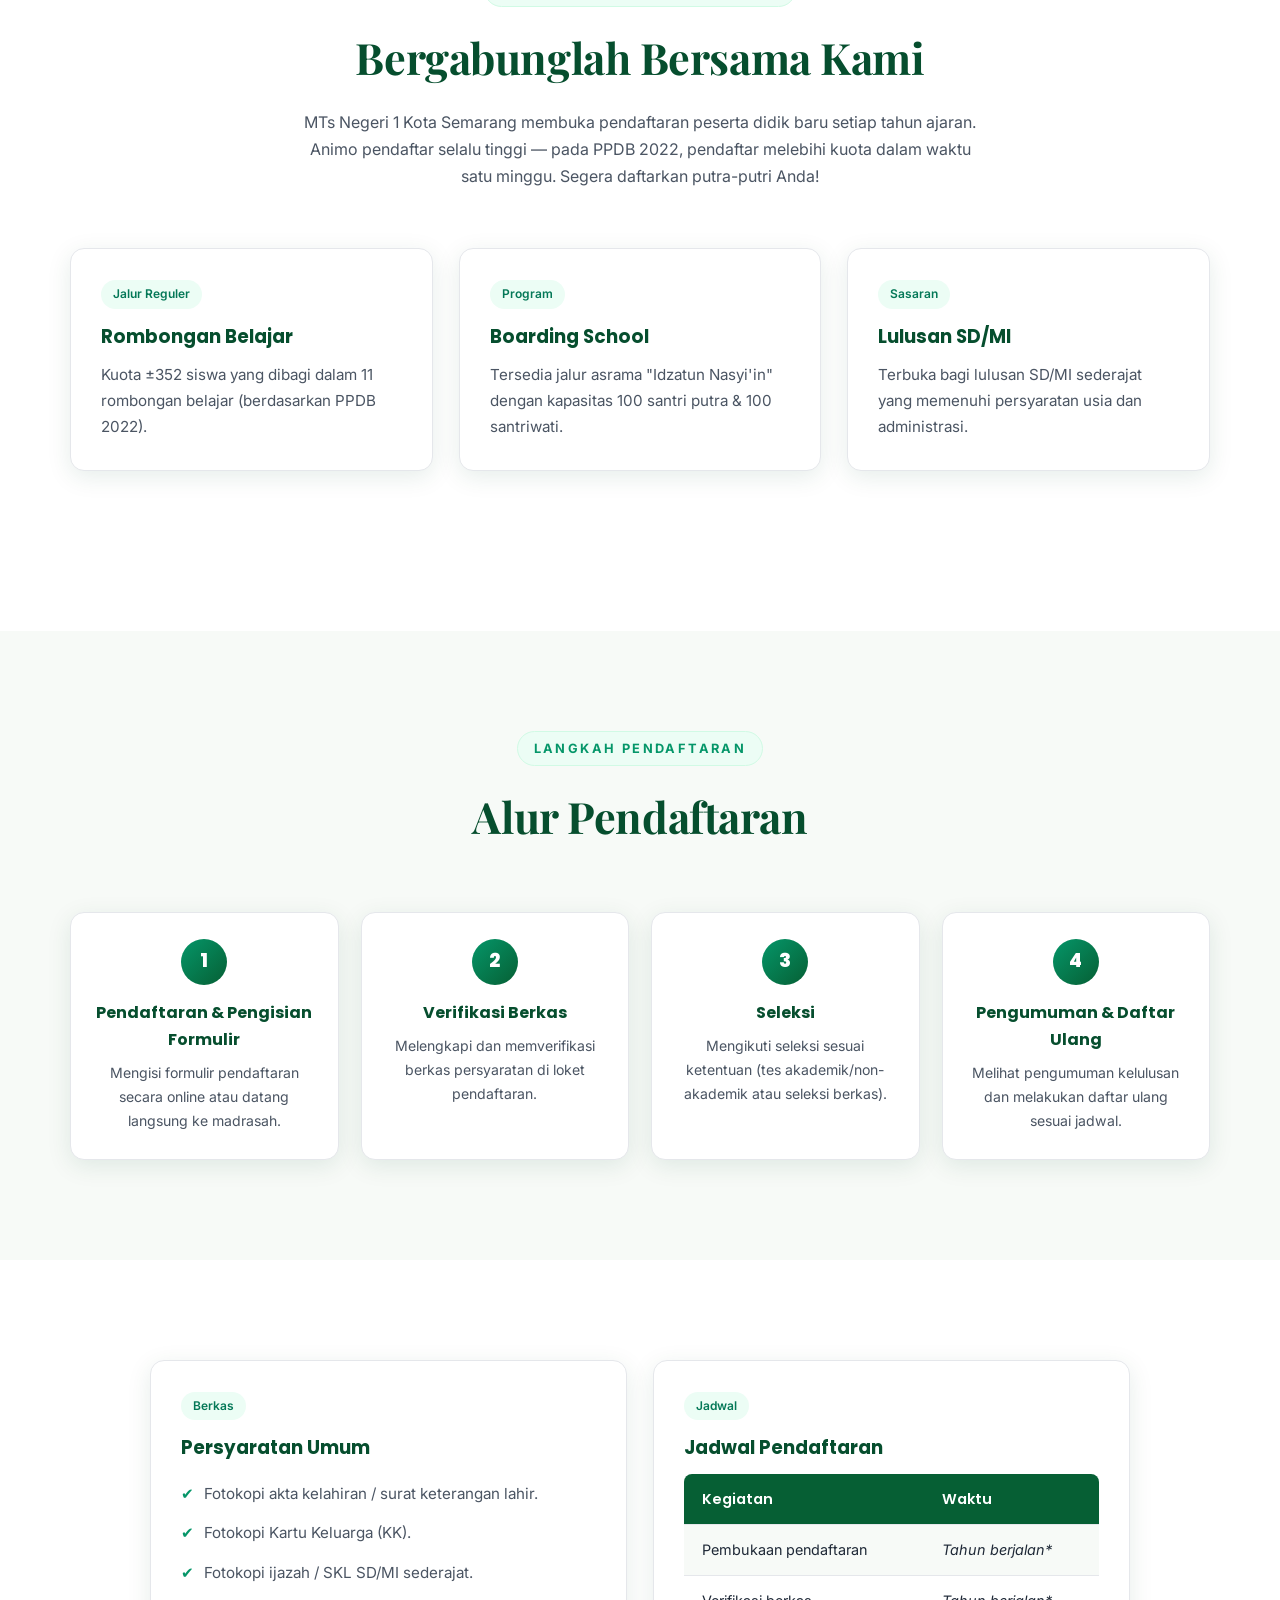
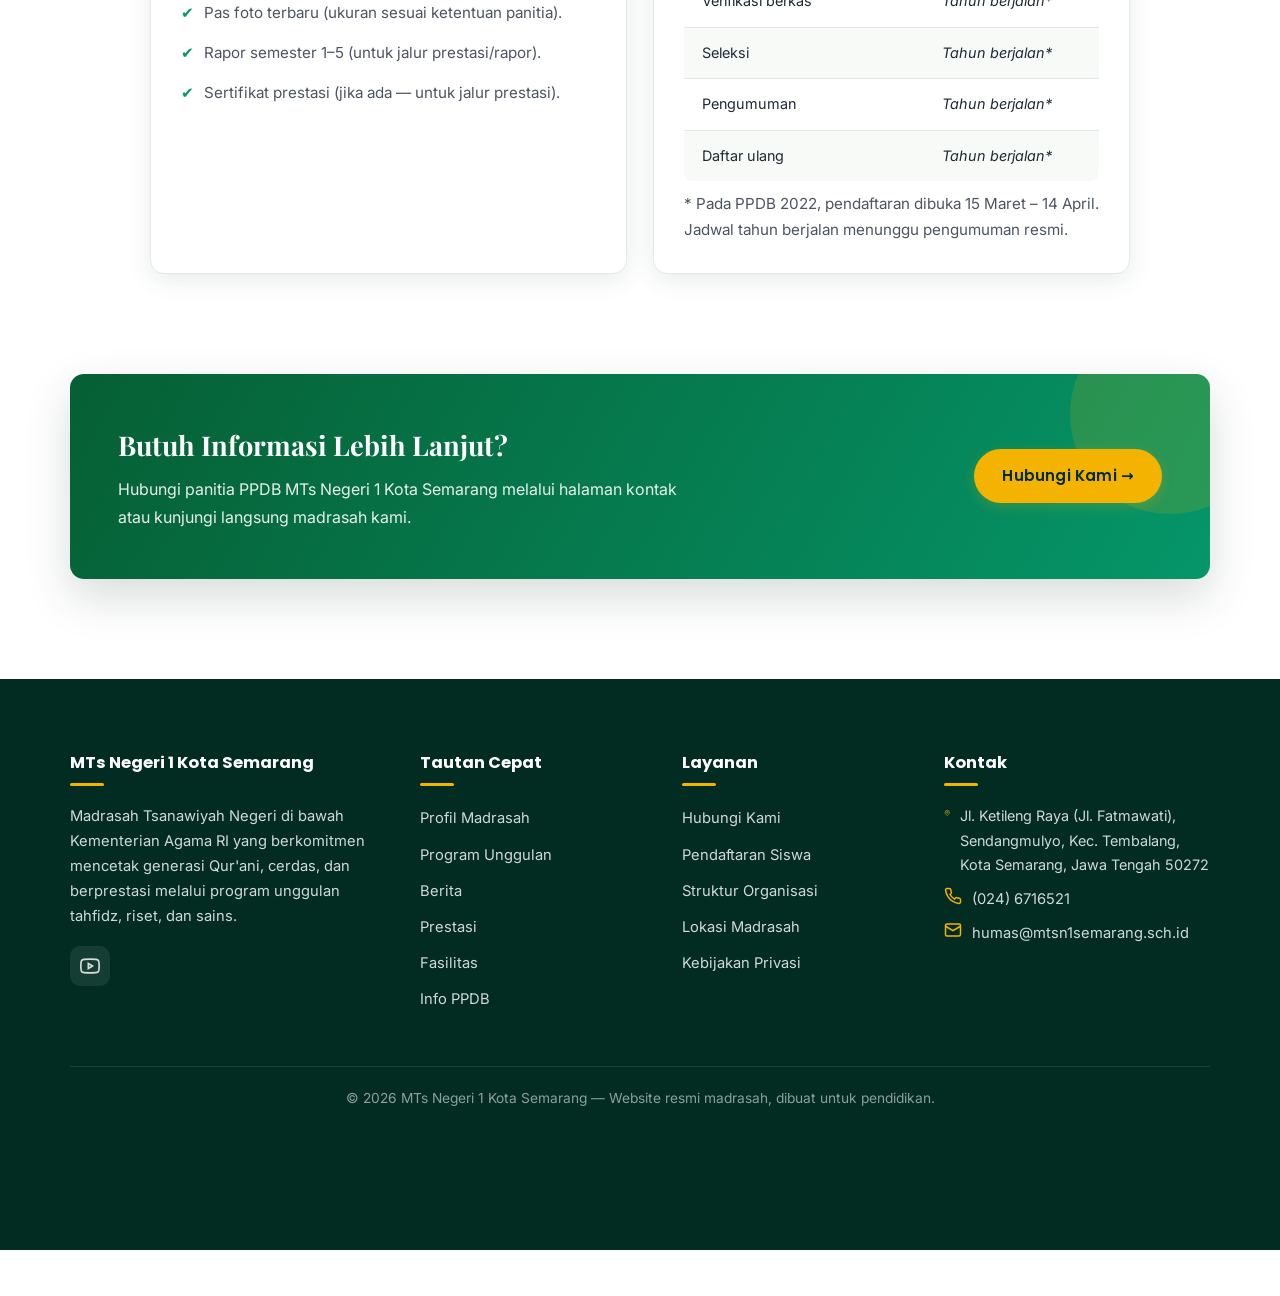
<file: ppdb.html>
<!DOCTYPE html>
<html lang="id">
<head>
  <meta charset="UTF-8">
  <meta name="viewport" content="width=device-width, initial-scale=1.0">
  <title>PPDB — MTs Negeri 1 Kota Semarang</title>
  <meta name="description" content="Informasi Penerimaan Peserta Didik Baru (PPDB) MTs Negeri 1 Kota Semarang: alur pendaftaran, jadwal, dan persyaratan.">
  <link rel="canonical" href="https://mtsn1semarang.sch.id/ppdb.html">
  <meta property="og:type" content="website">
  <meta property="og:site_name" content="MTs Negeri 1 Kota Semarang">
  <meta property="og:locale" content="id_ID">
  <meta property="og:url" content="https://mtsn1semarang.sch.id/ppdb.html">
  <meta property="og:title" content="PPDB — MTs Negeri 1 Kota Semarang">
  <meta property="og:description" content="Informasi Penerimaan Peserta Didik Baru (PPDB) MTs Negeri 1 Kota Semarang: alur pendaftaran, jadwal, dan persyaratan.">
  <meta property="og:image" content="https://mtsn1semarang.sch.id/assets/photos/gedung-masjid.jpg">
  <meta property="og:image:width" content="1280">
  <meta property="og:image:height" content="720">
  <meta name="twitter:card" content="summary_large_image">
  <meta name="twitter:title" content="PPDB — MTs Negeri 1 Kota Semarang">
  <meta name="twitter:description" content="Informasi Penerimaan Peserta Didik Baru (PPDB) MTs Negeri 1 Kota Semarang: alur pendaftaran, jadwal, dan persyaratan.">
  <meta name="twitter:image" content="https://mtsn1semarang.sch.id/assets/photos/gedung-masjid.jpg">
  <link rel="alternate" hreflang="id" href="https://mtsn1semarang.sch.id/ppdb.html">
  <link rel="alternate" hreflang="en" href="https://mtsn1semarang.sch.id/ppdb.html">  <link rel="alternate" hreflang="x-default" href="https://mtsn1semarang.sch.id/ppdb.html">
  <link rel="icon" type="image/svg+xml" href="assets/logo.svg">
  <link rel="icon" type="image/png" sizes="192x192" href="assets/icon-192.png">
  <link rel="apple-touch-icon" href="assets/apple-touch-icon.png">
  <link rel="manifest" href="manifest.webmanifest">
  <meta name="theme-color" content="#064e2e">
  <link rel="preconnect" href="https://fonts.googleapis.com">
  <link rel="preconnect" href="https://fonts.gstatic.com" crossorigin>
  <link href="https://fonts.googleapis.com/css2?family=Poppins:wght@500;600;700;800&family=Inter:wght@400;500;600&family=Amiri:wght@400;700&family=Playfair+Display:ital,wght@0,600;0,700;1,600&display=swap" rel="stylesheet">
  <link rel="stylesheet" href="css/style.css">
  <script type="application/ld+json">
  {"@context": "https://schema.org", "@type": "FAQPage", "mainEntity": [{"@type": "Question", "name": "Kapan PPDB TP 2027/2028 dibuka?", "acceptedAnswer": {"@type": "Answer", "text": "Jadwal resmi menunggu pengumuman panitia. Pantau laman ini dan kanal resmi madrasah; referensi PPDB 2022 dibuka 15 Maret – 14 April."}}, {"@type": "Question", "name": "Apa saja jalur pendaftarannya?", "acceptedAnswer": {"@type": "Answer", "text": "Reguler, Prestasi (rapor/lomba), Boarding School Idzatun Nasyi'in (100 putra + 100 putri), dan Afirmasi."}}, {"@type": "Question", "name": "Berapa biayanya?", "acceptedAnswer": {"@type": "Answer", "text": "Sebagai madrasah negeri, SPP reguler Rp0. Biaya asrama/seragam mengikuti SK resmi tahun berjalan — tanyakan ke panitia, waspada pungli."}}, {"@type": "Question", "name": "Bagaimana cara menghubungi panitia?", "acceptedAnswer": {"@type": "Answer", "text": "Isi formulir minat di bawah (pesan WA otomatis terisi), atau hubungi (024) 6716521 / humas@mtsn1semarang.sch.id."}}, {"@type": "Question", "name": "Syarat masuk Boarding School?", "acceptedAnswer": {"@type": "Answer", "text": "Lulusan SD/MI, lolos seleksi berkas + wawancara, siap tinggal di asrama dengan pembinaan tahfidz dan kitab kuning."}}]}
  </script>
</head>
<body>
  <!-- ===== Navigasi ===== -->
  <header class="site-header">
    <div class="container nav-wrap">
      <a href="index.html" class="brand">
        <img src="assets/logo.svg" alt="Logo MTs Negeri 1 Kota Semarang">
        <div class="brand-text">
          <span class="brand-name">MTs Negeri 1</span>
          <span class="brand-sub">Kota Semarang</span>
        </div>
      </a>
      <nav class="main-nav" aria-label="Navigasi utama">
        <ul>
          <li><a href="index.html" data-i18n="nav.home">Beranda</a></li>
          <li class="has-dropdown">
            <a href="profil.html" data-i18n="nav.profil">Profil</a>
            <div class="dropdown">
              <a href="profil.html#sejarah" data-i18n="nav.sejarah">Sejarah</a>
              <a href="profil.html#visi" data-i18n="nav.visi">Visi &amp; Misi</a>
              <a href="profil.html#identitas" data-i18n="nav.identitas">Identitas</a>
              <a href="profil.html#struktur" data-i18n="nav.struktur">Struktur</a>
            </div>
          </li>
          <li class="has-dropdown">
            <a href="program.html" data-i18n="nav.program">Program</a>
            <div class="dropdown">
              <a href="program.html#boarding" data-i18n="nav.board">Boarding School</a>
              <a href="program.html#unggulan" data-i18n="nav.unggulan">Tahfidz, Riset &amp; Sains</a>
              <a href="program.html#ekskul" data-i18n="nav.ekskul">Ekstrakurikuler</a>
            </div>
          </li>
          <li><a href="berita.html" data-i18n="nav.berita">Berita</a></li>
          <li><a href="prestasi.html" data-i18n="nav.prestasi">Prestasi</a></li>
          <li><a href="fasilitas.html" data-i18n="nav.fasilitas">Fasilitas</a></li>
          <li><a href="ppdb.html" class="active" data-i18n="nav.ppdb">PPDB</a></li>
          <li><a href="kontak.html" data-i18n="nav.kontak">Kontak</a></li>
        </ul>
      </nav>
      <div class="header-tools">
        <button class="icon-btn" id="searchBtn" aria-label="Cari di situs" title="Cari (Ctrl+K)">
          <svg width="18" height="18" viewBox="0 0 24 24" fill="none" stroke="currentColor" stroke-width="2" stroke-linecap="round"><circle cx="11" cy="11" r="8"/><path d="m21 21-4.3-4.3"/></svg>
        </button>
        <button class="icon-btn" id="themeBtn" aria-label="Ganti tema terang/gelap" title="Tema"><span class="theme-ico">🌙</span></button>
        <button class="lang-switch" id="langBtn" title="Bahasa / Language">EN</button>
      </div>
      <button class="nav-toggle" aria-label="Buka menu" aria-expanded="false">☰</button>
      <a href="ppdb.html" class="btn btn-gold nav-cta" data-i18n="nav.daftar">Daftar PPDB</a>
    </div>
  </header>

  <!-- ===== Overlay pencarian ===== -->
  <div class="search-overlay" id="searchOverlay" role="dialog" aria-label="Pencarian situs">
    <button class="search-close" id="searchClose" aria-label="Tutup pencarian">✕</button>
    <form role="search">
      <input type="search" id="searchInput" placeholder="Cari: PPDB, tahfidz, boarding, prestasi…" autocomplete="off" aria-label="Kata kunci pencarian">
      <button type="submit">Cari</button>
    </form>
    <div class="search-results" id="searchResults"></div>
  </div>

  <!-- ===== Page Hero ===== -->
  <section class="page-hero" id="main">
    <div class="container">
      <p class="breadcrumb"><a href="index.html">Beranda</a> / PPDB</p>
      <h1>Penerimaan Peserta Didik Baru</h1>
    </div>
  </section>

  <!-- ===== Portal PPDB: kuota jalur, brosur, formulir minat ===== -->
  <section class="section" id="portal">
    <div class="container">
      <div class="section-head reveal">
        <span class="section-eyebrow" data-i18n="ppd.portal.ey">Portal PPDB TP 2027/2028</span>
        <h2 data-i18n="ppd.portal.h">Kuota per Jalur</h2>
        <p data-i18n="ppd.portal.p">Pilih jalur, unduh brosur, lalu isi formulir minat — pesan WhatsApp ke panitia terisi otomatis.</p>
      </div>
      <p class="ppdb-status reveal" role="status"><span class="status-dot" aria-hidden="true"></span><span data-i18n="ppd.portal.status">Segera dibuka — pantau pengumuman panitia</span></p>
      <div class="grid-4 quota-grid reveal" id="quotaGrid"></div>
      <div class="portal-actions reveal">
        <a href="assets/dokumen/prospektus-2027.pdf" class="btn btn-gold" download data-i18n="ppd.portal.brosur">⬇ Unduh Brosur (PDF)</a>
        <a href="#minat" class="btn btn-ghost" data-i18n="ppd.portal.minat">Isi Formulir Minat →</a>
      </div>
      <div class="card form-minat reveal" id="minat">
        <h3 data-i18n="ppd.minat.h">Formulir Minat PPDB</h3>
        <p data-i18n="ppd.minat.p">Isi data singkat — tombol kirim membuka WhatsApp panitia dengan pesan yang sudah terisi.</p>
        <form class="form-grid" id="minatForm" novalidate>
          <div class="form-field">
            <label for="minatNama" data-i18n="ppd.minat.nama">Nama calon siswa</label>
            <input type="text" id="minatNama" name="nama" autocomplete="name" required minlength="3" placeholder="Nama lengkap">
          </div>
          <div class="form-field">
            <label for="minatSekolah" data-i18n="ppd.minat.sekolah">Asal sekolah (SD/MI)</label>
            <input type="text" id="minatSekolah" name="sekolah" required minlength="3" placeholder="SD/MI …">
          </div>
          <div class="form-field">
            <label for="minatJalur" data-i18n="ppd.minat.jalur">Jalur pendaftaran</label>
            <select id="minatJalur" name="jalur" required></select>
          </div>
          <div class="form-field">
            <label for="minatHp" data-i18n="ppd.minat.hp">No. HP/WA orang tua</label>
            <input type="tel" id="minatHp" name="hp" inputmode="tel" autocomplete="tel" required placeholder="08…">
          </div>
          <div class="form-field full">
            <button type="submit" class="btn btn-green btn-block" data-i18n="ppd.minat.btn">Kirim via WhatsApp →</button>
          </div>
          <p class="form-msg" id="minatMsg" role="status" aria-live="polite"></p>
        </form>
      </div>
    </div>
  </section>

  <!-- ===== Estimasi Biaya ===== -->
  <section class="section section-alt" id="biaya">
    <div class="container">
      <div class="section-head reveal">
        <span class="section-eyebrow" data-i18n="ppd.biaya.ey">Transparansi Biaya</span>
        <h2 data-i18n="ppd.biaya.h">Estimasi Biaya</h2>
        <p data-i18n="ppd.biaya.p">Madrasah negeri — SPP reguler Rp0. Rincian lain mengikuti SK resmi tahun berjalan.</p>
      </div>
      <div class="table-wrap reveal wrap-narrow">
        <table class="biaya-table">
          <thead><tr><th data-i18n="ppd.biaya.h1">Komponen</th><th data-i18n="ppd.biaya.h2">Reguler</th><th data-i18n="ppd.biaya.h3">Boarding School</th></tr></thead>
          <tbody id="biayaBody"></tbody>
        </table>
      </div>
      <p class="fine-note reveal" data-i18n="ppd.biaya.note">*Nominal pasti mengikuti SK resmi madrasah tahun berjalan. Waspada pungutan di luar ketentuan resmi.</p>
    </div>
  </section>

  <!-- ===== FAQ PPDB ===== -->
  <section class="section" id="faq-ppdb">
    <div class="container">
      <div class="section-head reveal">
        <span class="section-eyebrow" data-i18n="ppd.faq.ey">Tanya Jawab PPDB</span>
        <h2 data-i18n="ppd.faq.h">Sering Ditanyakan soal PPDB</h2>
      </div>
      <div class="faq-list faq-wrap reveal" id="ppdbFaq"></div>
    </div>
  </section>

  <!-- ===== Info Umum ===== -->
  <section class="section">
    <div class="container">
      <div class="section-head">
        <span class="section-eyebrow">Selamat Datang Calon Siswa</span>
        <h2>Bergabunglah Bersama Kami</h2>
        <p>
          MTs Negeri 1 Kota Semarang membuka pendaftaran peserta didik baru setiap tahun ajaran.
          Animo pendaftar selalu tinggi — pada PPDB 2022, pendaftar melebihi kuota dalam waktu
          satu minggu. Segera daftarkan putra-putri Anda!
        </p>
      </div>

      <div class="grid-3 gap-bottom-lg">
        <div class="card">
          <span class="tag">Jalur Reguler</span>
          <h3>Rombongan Belajar</h3>
          <p>Kuota ±352 siswa yang dibagi dalam 11 rombongan belajar (berdasarkan PPDB 2022).</p>
        </div>
        <div class="card">
          <span class="tag">Program</span>
          <h3>Boarding School</h3>
          <p>Tersedia jalur asrama "Idzatun Nasyi'in" dengan kapasitas 100 santri putra &amp; 100 santriwati.</p>
        </div>
        <div class="card">
          <span class="tag">Sasaran</span>
          <h3>Lulusan SD/MI</h3>
          <p>Terbuka bagi lulusan SD/MI sederajat yang memenuhi persyaratan usia dan administrasi.</p>
        </div>
      </div>
    </div>
  </section>

  <!-- ===== Alur ===== -->
  <section class="section section-alt">
    <div class="container">
      <div class="section-head">
        <span class="section-eyebrow">Langkah Pendaftaran</span>
        <h2>Alur Pendaftaran</h2>
      </div>
      <div class="steps">
        <div class="step">
          <div class="step-num"></div>
          <h4>Pendaftaran &amp; Pengisian Formulir</h4>
          <p>Mengisi formulir pendaftaran secara online atau datang langsung ke madrasah.</p>
        </div>
        <div class="step">
          <div class="step-num"></div>
          <h4>Verifikasi Berkas</h4>
          <p>Melengkapi dan memverifikasi berkas persyaratan di loket pendaftaran.</p>
        </div>
        <div class="step">
          <div class="step-num"></div>
          <h4>Seleksi</h4>
          <p>Mengikuti seleksi sesuai ketentuan (tes akademik/non-akademik atau seleksi berkas).</p>
        </div>
        <div class="step">
          <div class="step-num"></div>
          <h4>Pengumuman &amp; Daftar Ulang</h4>
          <p>Melihat pengumuman kelulusan dan melakukan daftar ulang sesuai jadwal.</p>
        </div>
      </div>

    </div>
  </section>

  <!-- ===== Persyaratan & Jadwal ===== -->
  <section class="section">
    <div class="container">
      <div class="grid-2 wrap-wide">
        <div class="card">
          <span class="tag">Berkas</span>
          <h3>Persyaratan Umum</h3>
          <ul class="check-list list-spaced">
            <li>Fotokopi akta kelahiran / surat keterangan lahir.</li>
            <li>Fotokopi Kartu Keluarga (KK).</li>
            <li>Fotokopi ijazah / SKL SD/MI sederajat.</li>
            <li>Pas foto terbaru (ukuran sesuai ketentuan panitia).</li>
            <li>Rapor semester 1–5 (untuk jalur prestasi/rapor).</li>
            <li>Sertifikat prestasi (jika ada — untuk jalur prestasi).</li>
          </ul>
        </div>
        <div class="card">
          <span class="tag">Jadwal</span>
          <h3>Jadwal Pendaftaran</h3>
          <div class="table-wrap table-plain">
            <table class="table-sm">
              <tbody>
                <tr><th>Kegiatan</th><th>Waktu</th></tr>
                <tr><td>Pembukaan pendaftaran</td><td><em>Tahun berjalan*</em></td></tr>
                <tr><td>Verifikasi berkas</td><td><em>Tahun berjalan*</em></td></tr>
                <tr><td>Seleksi</td><td><em>Tahun berjalan*</em></td></tr>
                <tr><td>Pengumuman</td><td><em>Tahun berjalan*</em></td></tr>
                <tr><td>Daftar ulang</td><td><em>Tahun berjalan*</em></td></tr>
              </tbody>
            </table>
          </div>
          <p class="fine-note-left">
            * Pada PPDB 2022, pendaftaran dibuka 15 Maret – 14 April. Jadwal tahun berjalan
            menunggu pengumuman resmi.
          </p>
        </div>
      </div>

    </div>
  </section>

  <!-- ===== CTA ===== -->
  <section class="section section-flush-top">
    <div class="container">
      <div class="cta-banner">
        <div>
          <h2>Butuh Informasi Lebih Lanjut?</h2>
          <p>Hubungi panitia PPDB MTs Negeri 1 Kota Semarang melalui halaman kontak atau kunjungi langsung madrasah kami.</p>
        </div>
        <a href="kontak.html" class="btn btn-gold">Hubungi Kami →</a>
      </div>
    </div>
  </section>

  <!-- ===== Footer ===== -->
  <footer class="site-footer">
    <div class="container">
      <div class="footer-grid">
        <div class="footer-about">
          <h4>MTs Negeri 1 Kota Semarang</h4>
          <p>
            Madrasah Tsanawiyah Negeri di bawah Kementerian Agama RI yang berkomitmen
            mencetak generasi Qur'ani, cerdas, dan berprestasi melalui program unggulan
            tahfidz, riset, dan sains.
          </p>
          <div class="sosmed">
            <a href="https://www.youtube.com/@mtsnegeri1kotasemarang356" target="_blank" rel="noopener" title="YouTube" aria-label="YouTube"><svg width="20" height="20" viewBox="0 0 24 24" fill="none" stroke="currentColor" stroke-width="2"><path d="M22.5 6.4a3 3 0 0 0-2.1-2.1C18.5 3.8 12 3.8 12 3.8s-6.5 0-8.4.5A3 3 0 0 0 1.5 6.4 31 31 0 0 0 1 12a31 31 0 0 0 .5 5.6 3 3 0 0 0 2.1 2.1c1.9.5 8.4.5 8.4.5s6.5 0 8.4-.5a3 3 0 0 0 2.1-2.1A31 31 0 0 0 23 12a31 31 0 0 0-.5-5.6z"/><path d="m10 15 5-3-5-3z"/></svg></a>
          </div>
        </div>
        <div>
          <h4>Tautan Cepat</h4>
          <ul>
            <li><a href="profil.html">Profil Madrasah</a></li>
            <li><a href="program.html">Program Unggulan</a></li>
            <li><a href="berita.html">Berita</a></li>
            <li><a href="prestasi.html">Prestasi</a></li>
            <li><a href="fasilitas.html">Fasilitas</a></li>
            <li><a href="ppdb.html">Info PPDB</a></li>
          </ul>
        </div>
        <div>
          <h4>Layanan</h4>
          <ul>
            <li><a href="kontak.html">Hubungi Kami</a></li>
            <li><a href="ppdb.html">Pendaftaran Siswa</a></li>
            <li><a href="profil.html">Struktur Organisasi</a></li>
            <li><a href="kontak.html">Lokasi Madrasah</a></li>
            <li><a href="kebijakan.html">Kebijakan Privasi</a></li>
          </ul>
        </div>
        <div>
          <h4>Kontak</h4>
          <ul class="footer-contact">
            <li><svg width="18" height="18" viewBox="0 0 24 24" fill="none" stroke="#f5b301" stroke-width="2"><path d="M20 10c0 6-8 12-8 12s-8-6-8-12a8 8 0 0 1 16 0Z"/><circle cx="12" cy="10" r="3"/></svg><span>Jl. Ketileng Raya (Jl. Fatmawati), Sendangmulyo, Kec. Tembalang, Kota Semarang, Jawa Tengah 50272</span></li>
            <li><svg width="18" height="18" viewBox="0 0 24 24" fill="none" stroke="#f5b301" stroke-width="2"><path d="M22 16.9v3a2 2 0 0 1-2.2 2 19.8 19.8 0 0 1-8.6-3.1 19.5 19.5 0 0 1-6-6A19.8 19.8 0 0 1 2.1 4.2 2 2 0 0 1 4.1 2h3a2 2 0 0 1 2 1.7c.1 1 .4 2 .7 2.9a2 2 0 0 1-.4 2.1L8 10a16 16 0 0 0 6 6l1.3-1.3a2 2 0 0 1 2.1-.4c.9.3 1.9.6 2.9.7a2 2 0 0 1 1.7 2Z"/></svg><a href="tel:+62246716521" data-i18n="ft.k2">(024) 6716521</a></li>
            <li><svg width="18" height="18" viewBox="0 0 24 24" fill="none" stroke="#f5b301" stroke-width="2"><rect x="2" y="4" width="20" height="16" rx="2"/><path d="m22 7-10 6L2 7"/></svg><a href="mailto:humas@mtsn1semarang.sch.id">humas@mtsn1semarang.sch.id</a></li>
          </ul>
        </div>
      </div>
      <div class="footer-bottom">
        © <span id="year">2025</span> MTs Negeri 1 Kota Semarang — <span data-i18n="footer.tag">Website resmi madrasah, dibuat untuk pendidikan.</span>
      </div>
    </div>
  </footer>

  <!-- ===== WhatsApp ===== -->
  <a class="wa-float" href="https://wa.me/62246716521?text=Assalamu%27alaikum%2C%20saya%20ingin%20bertanya%20tentang%20MTsN%201%20Kota%20Semarang" target="_blank" rel="noopener" aria-label="Hubungi kami" title="Hubungi kami" data-i18n-aria="wa.aria" data-i18n-title="wa.aria">
    <svg width="26" height="26" viewBox="0 0 24 24" fill="none" stroke="currentColor" stroke-width="2" stroke-linecap="round" stroke-linejoin="round"><path d="M22 16.9v3a2 2 0 0 1-2.2 2 19.8 19.8 0 0 1-8.6-3.1 19.5 19.5 0 0 1-6-6A19.8 19.8 0 0 1 2.1 4.2 2 2 0 0 1 4.1 2h3a2 2 0 0 1 2 1.7c.1 1 .4 2 .7 2.9a2 2 0 0 1-.4 2.1L8 10a16 16 0 0 0 6 6l1.3-1.3a2 2 0 0 1 2.1-.4c.9.3 1.9.6 2.9.7a2 2 0 0 1 1.7 2Z"/></svg>
  </a>

  <button class="to-top" aria-label="Kembali ke atas">↑</button>

  <script src="js/main.js" defer></script>
  <script>if("serviceWorker" in navigator){window.addEventListener("load",function(){navigator.serviceWorker.register("sw.js").catch(function(){})});}</script>
</body>
</html>
</file>
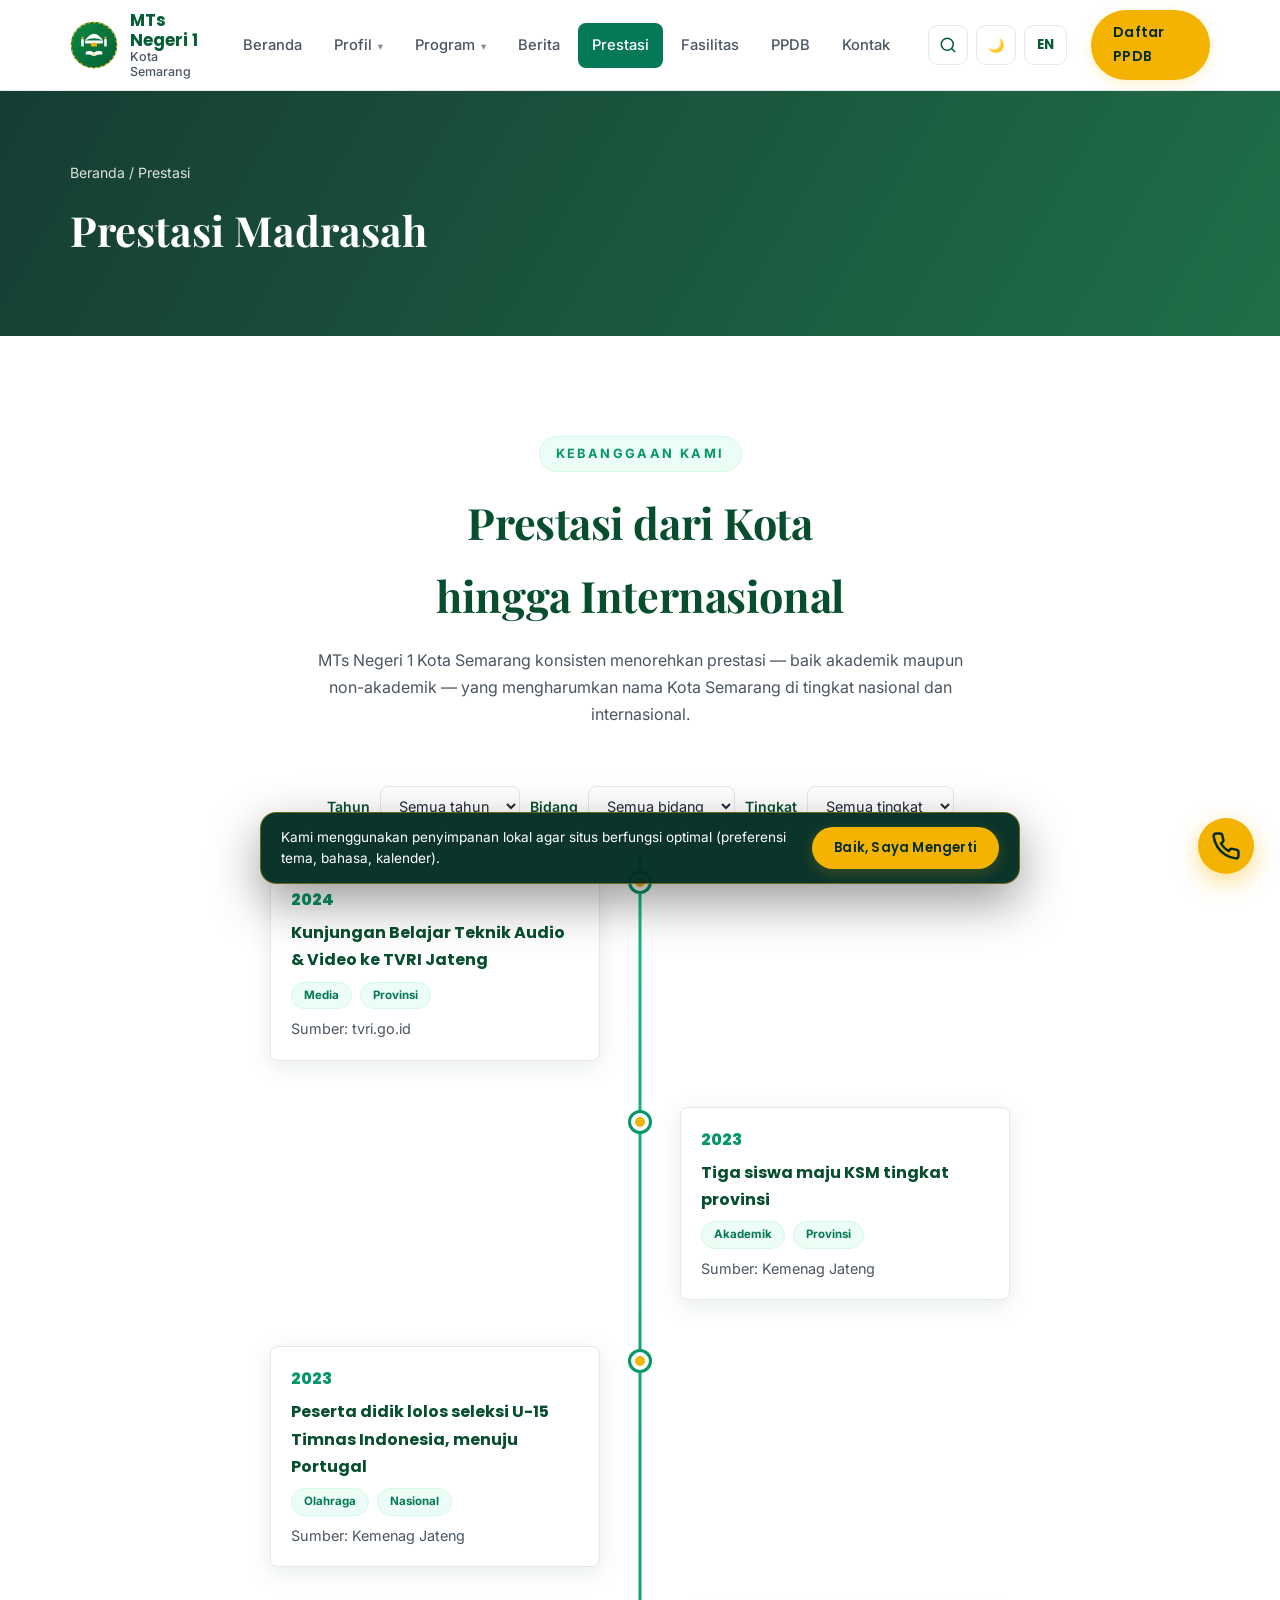
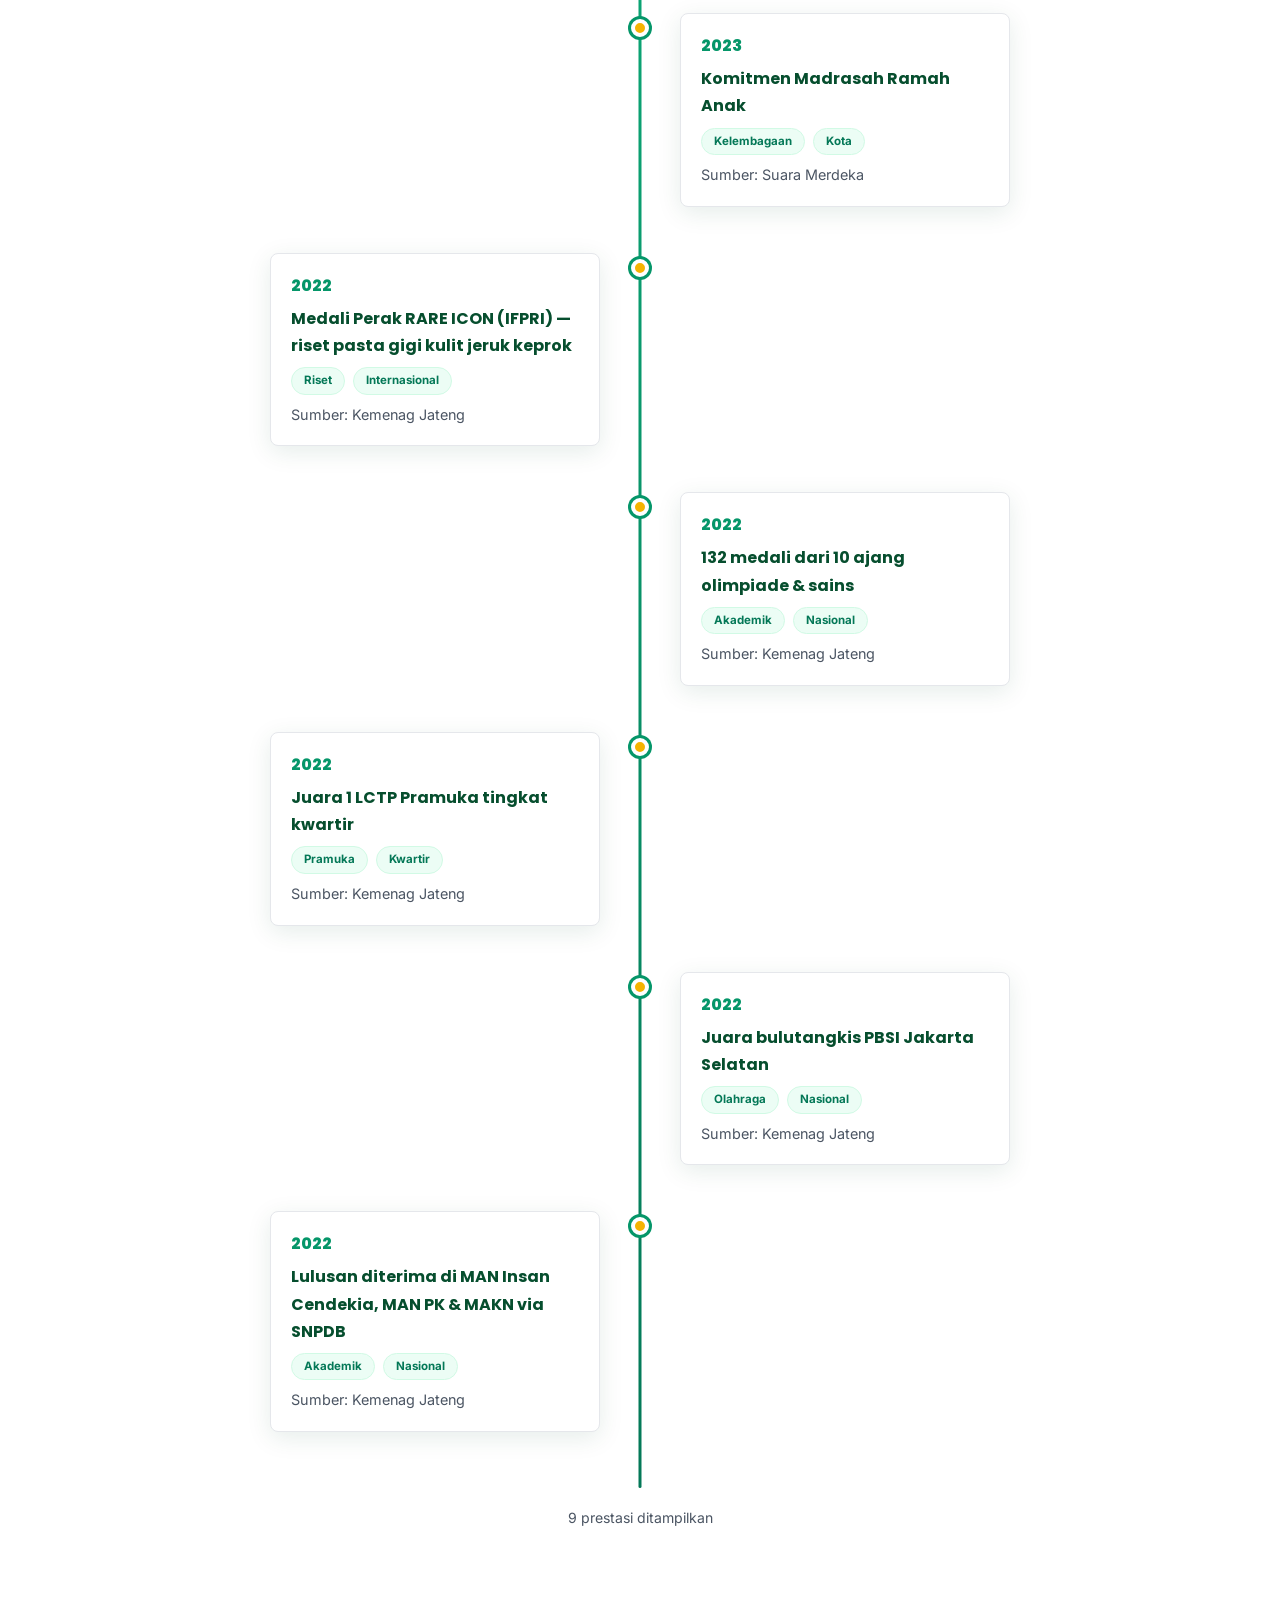
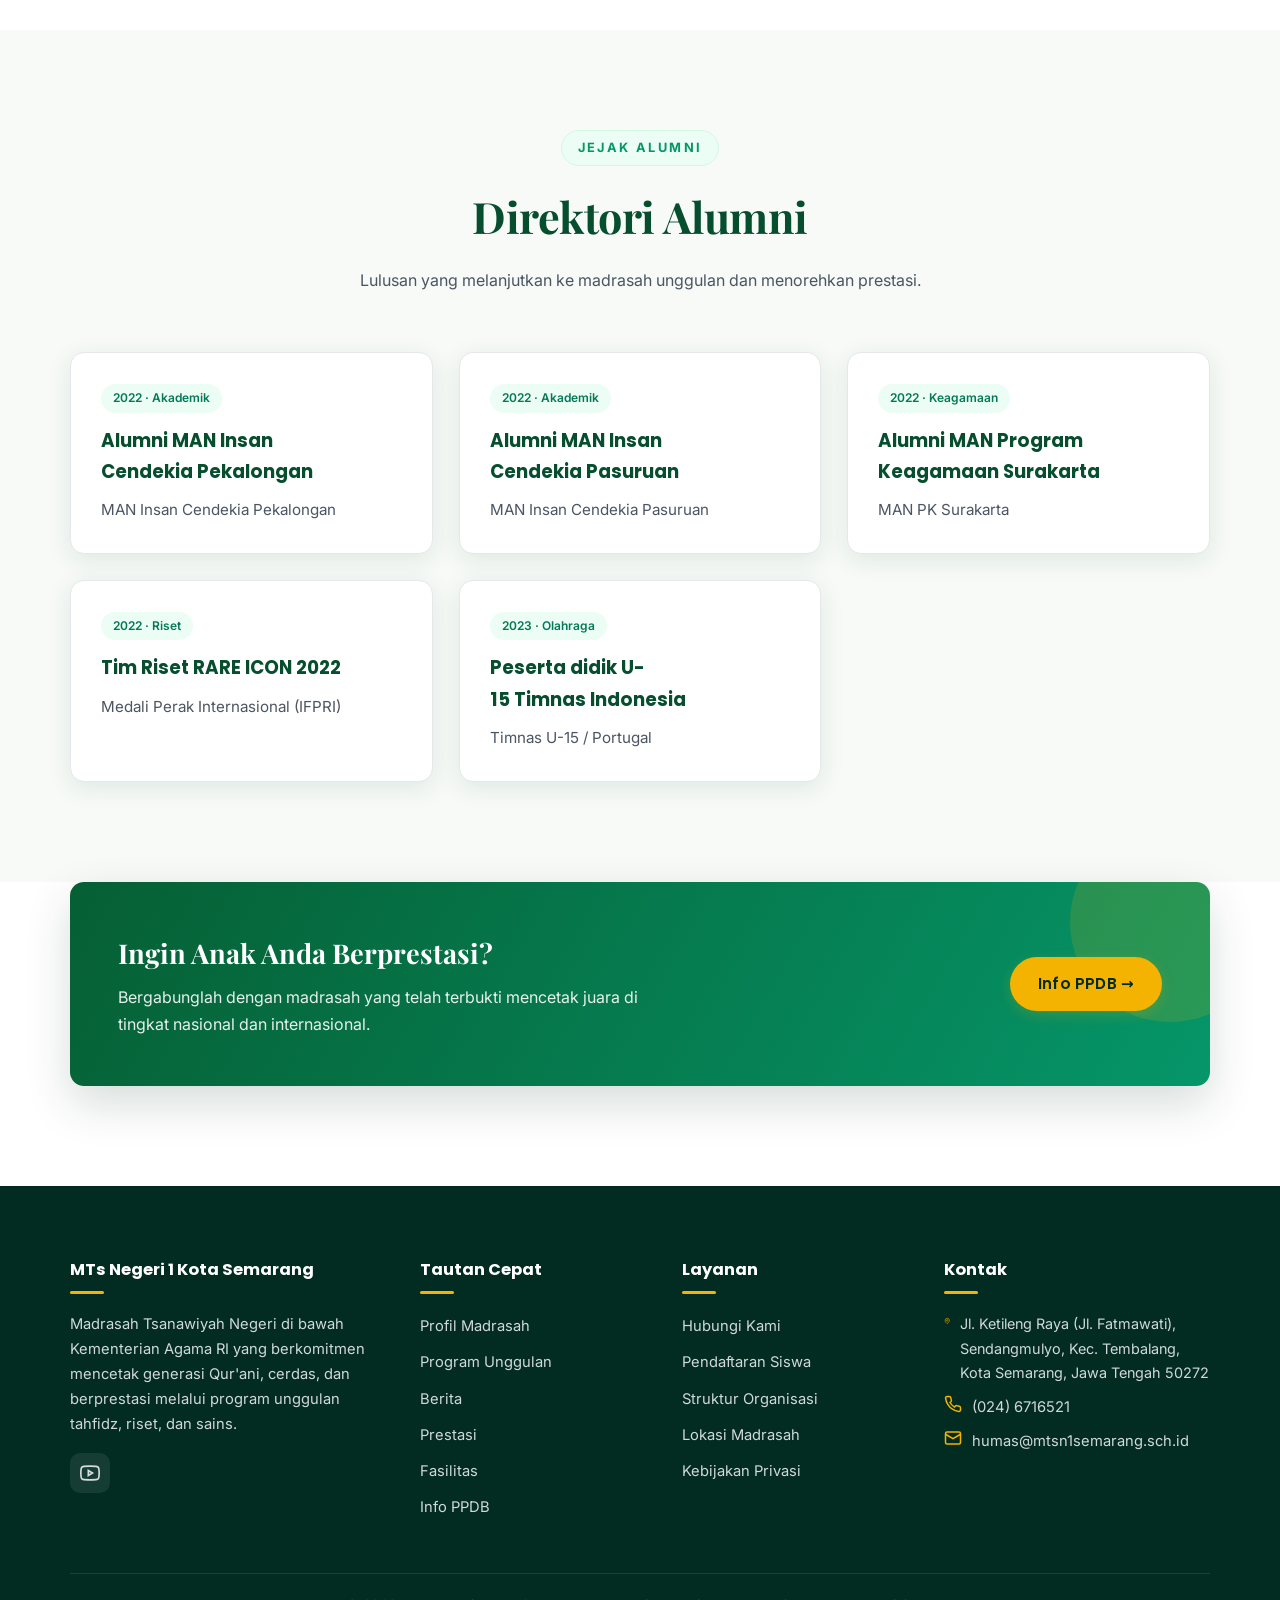
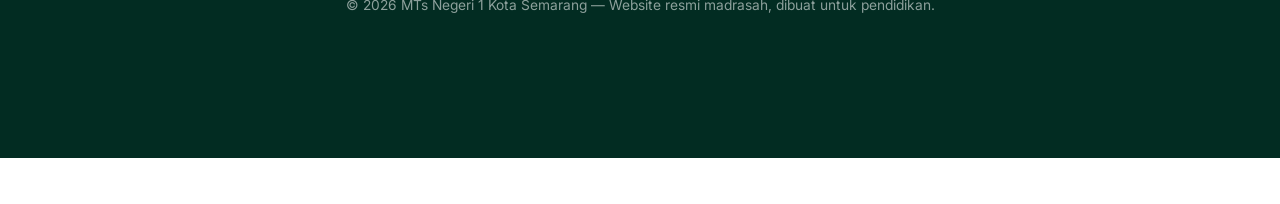
<file: prestasi.html>
<!DOCTYPE html>
<html lang="id">
<head>
  <meta charset="UTF-8">
  <meta name="viewport" content="width=device-width, initial-scale=1.0">
  <title data-i18n="pst.title">Prestasi — MTs Negeri 1 Kota Semarang</title>
  <meta name="description" data-i18n-meta="pst.desc" content="Prestasi MTs Negeri 1 Kota Semarang: Medali Perak Riset Internasional (RARE ICON), 132 medali, KSM, LCTP Pramuka, dan lainnya.">
  <link rel="canonical" href="https://mtsn1semarang.sch.id/prestasi.html">
  <meta property="og:type" content="website">
  <meta property="og:site_name" content="MTs Negeri 1 Kota Semarang">
  <meta property="og:locale" content="id_ID">
  <meta property="og:url" content="https://mtsn1semarang.sch.id/prestasi.html">
  <meta property="og:title" content="Prestasi — MTs Negeri 1 Kota Semarang">
  <meta property="og:description" data-i18n-meta="pst.desc" content="Prestasi MTs Negeri 1 Kota Semarang: Medali Perak Riset Internasional (RARE ICON), 132 medali, KSM, LCTP Pramuka, dan lainnya.">
  <meta property="og:image" content="https://mtsn1semarang.sch.id/assets/photos/riset-internasional.jpg">
  <meta property="og:image:width" content="1280">
  <meta property="og:image:height" content="720">
  <meta name="twitter:card" content="summary_large_image">
  <meta name="twitter:title" content="Prestasi — MTs Negeri 1 Kota Semarang">
  <meta name="twitter:description" data-i18n-meta="pst.desc" content="Prestasi MTs Negeri 1 Kota Semarang: Medali Perak Riset Internasional (RARE ICON), 132 medali, KSM, LCTP Pramuka, dan lainnya.">
  <meta name="twitter:image" content="https://mtsn1semarang.sch.id/assets/photos/riset-internasional.jpg">
  <link rel="alternate" hreflang="id" href="https://mtsn1semarang.sch.id/prestasi.html">
  <link rel="alternate" hreflang="en" href="https://mtsn1semarang.sch.id/prestasi.html">  <link rel="alternate" hreflang="x-default" href="https://mtsn1semarang.sch.id/prestasi.html">
  <link rel="icon" type="image/svg+xml" href="assets/logo.svg">
  <link rel="icon" type="image/png" sizes="192x192" href="assets/icon-192.png">
  <link rel="apple-touch-icon" href="assets/apple-touch-icon.png">
  <link rel="manifest" href="manifest.webmanifest">
  <meta name="theme-color" content="#064e2e">
  <link rel="preconnect" href="https://fonts.googleapis.com">
  <link rel="preconnect" href="https://fonts.gstatic.com" crossorigin>
  <link href="https://fonts.googleapis.com/css2?family=Poppins:wght@500;600;700;800&family=Inter:wght@400;500;600&family=Amiri:wght@400;700&family=Playfair+Display:ital,wght@0,600;0,700;1,600&display=swap" rel="stylesheet">
  <link rel="stylesheet" href="css/style.css">
</head>
<body>
  <!-- ===== Navigasi ===== -->
  <header class="site-header">
    <div class="container nav-wrap">
      <a href="index.html" class="brand">
        <img src="assets/logo.svg" alt="Logo MTs Negeri 1 Kota Semarang">
        <div class="brand-text">
          <span class="brand-name">MTs Negeri 1</span>
          <span class="brand-sub">Kota Semarang</span>
        </div>
      </a>
      <nav class="main-nav" aria-label="Navigasi utama">
        <ul>
          <li><a href="index.html" data-i18n="nav.home">Beranda</a></li>
          <li class="has-dropdown">
            <a href="profil.html" data-i18n="nav.profil">Profil</a>
            <div class="dropdown">
              <a href="profil.html#sejarah" data-i18n="nav.sejarah">Sejarah</a>
              <a href="profil.html#visi" data-i18n="nav.visi">Visi &amp; Misi</a>
              <a href="profil.html#identitas" data-i18n="nav.identitas">Identitas</a>
              <a href="profil.html#struktur" data-i18n="nav.struktur">Struktur</a>
            </div>
          </li>
          <li class="has-dropdown">
            <a href="program.html" data-i18n="nav.program">Program</a>
            <div class="dropdown">
              <a href="program.html#boarding" data-i18n="nav.board">Boarding School</a>
              <a href="program.html#unggulan" data-i18n="nav.unggulan">Tahfidz, Riset &amp; Sains</a>
              <a href="program.html#ekskul" data-i18n="nav.ekskul">Ekstrakurikuler</a>
            </div>
          </li>
          <li><a href="berita.html" data-i18n="nav.berita">Berita</a></li>
          <li><a href="prestasi.html" class="active" data-i18n="nav.prestasi">Prestasi</a></li>
          <li><a href="fasilitas.html" data-i18n="nav.fasilitas">Fasilitas</a></li>
          <li><a href="ppdb.html" data-i18n="nav.ppdb">PPDB</a></li>
          <li><a href="kontak.html" data-i18n="nav.kontak">Kontak</a></li>
        </ul>
      </nav>
      <div class="header-tools">
        <button class="icon-btn" id="searchBtn" data-i18n-aria="searchBtn.aria" data-i18n-title="searchBtn.title" aria-label="Cari di situs" title="Cari (Ctrl+K)">
          <svg width="18" height="18" viewBox="0 0 24 24" fill="none" stroke="currentColor" stroke-width="2" stroke-linecap="round"><circle cx="11" cy="11" r="8"/><path d="m21 21-4.3-4.3"/></svg>
        </button>
        <button class="icon-btn" id="themeBtn" data-i18n-aria="themeBtn.aria" data-i18n-title="themeBtn.title" aria-label="Ganti tema terang/gelap" title="Tema"><span class="theme-ico">🌙</span></button>
        <button class="lang-switch" id="langBtn" title="Bahasa / Language">EN</button>
      </div>
      <button class="nav-toggle" data-i18n-aria="navToggle.aria" aria-label="Buka menu" aria-expanded="false">☰</button>
      <a href="ppdb.html" class="btn btn-gold nav-cta" data-i18n="nav.daftar">Daftar PPDB</a>
    </div>
  </header>

  <!-- ===== Overlay pencarian ===== -->
  <div class="search-overlay" id="searchOverlay" role="dialog" data-i18n-aria="search.overlayAria" aria-label="Pencarian situs">
    <button class="search-close" id="searchClose" data-i18n-aria="search.closeAria" aria-label="Tutup pencarian">✕</button>
    <form role="search">
      <input type="search" id="searchInput" data-i18n-ph="search.ph" placeholder="Cari: PPDB, tahfidz, boarding, prestasi…" autocomplete="off" data-i18n-aria="search.inputAria" aria-label="Kata kunci pencarian">
      <button type="submit" data-i18n="search.btn">Cari</button>
    </form>
    <div class="search-results" id="searchResults"></div>
  </div>

  <!-- ===== Page Hero ===== -->
  <section class="page-hero" id="main">
    <div class="container">
      <p class="breadcrumb"><a href="index.html" data-i18n="nav.home">Beranda</a> <span data-i18n="pst.bc">/ Prestasi</span></p>
      <h1 data-i18n="pst.h1">Prestasi Madrasah</h1>
    </div>
  </section>

  <!-- ===== Pendahuluan ===== -->
  <section class="section">
    <div class="container">
      <div class="section-head">
        <span class="section-eyebrow" data-i18n="pst.ey">Kebanggaan Kami</span>
        <h2 data-i18n="pst.h2">Prestasi dari Kota hingga Internasional</h2>
        <p data-i18n="pst.p">
          MTs Negeri 1 Kota Semarang konsisten menorehkan prestasi — baik akademik maupun
          non-akademik — yang mengharumkan nama Kota Semarang di tingkat nasional dan internasional.
        </p>
      </div>
      <div class="filter-row reveal" role="group" aria-label="Filter prestasi">
        <label class="filter-label" for="filterTahun">Tahun</label>
        <select id="filterTahun" class="filter-select"><option value="">Semua tahun</option></select>
        <label class="filter-label" for="filterBidang">Bidang</label>
        <select id="filterBidang" class="filter-select"><option value="">Semua bidang</option></select>
        <label class="filter-label" for="filterTingkat">Tingkat</label>
        <select id="filterTingkat" class="filter-select"><option value="">Semua tingkat</option></select>
      </div>
      <div class="timeline" id="prestasiList">
        <noscript><p>Aktifkan JavaScript untuk melihat arsip prestasi yang bisa difilter.</p></noscript>
      </div>
      <p class="result-count" id="prestasiCount" role="status" aria-live="polite"></p>
    </div>
  </section>

  <!-- ===== Direktori Alumni ===== -->
  <section class="section section-alt">
    <div class="container">
      <div class="section-head reveal">
        <span class="section-eyebrow" data-i18n="pst.alu.ey">Jejak Alumni</span>
        <h2 data-i18n="pst.alu.h">Direktori Alumni</h2>
        <p data-i18n="pst.alu.p">Lulusan yang melanjutkan ke madrasah unggulan dan menorehkan prestasi.</p>
      </div>
      <div class="grid-3 reveal" id="alumniGrid">
        <noscript><p>Aktifkan JavaScript untuk melihat direktori alumni.</p></noscript>
      </div>

    </div>
  </section>

  <!-- ===== CTA ===== -->
  <section class="section section-flush-top">
    <div class="container">
      <div class="cta-banner">
        <div>
          <h2 data-i18n="pst.cta.h">Ingin Anak Anda Berprestasi?</h2>
          <p data-i18n="pst.cta.p">Bergabunglah dengan madrasah yang telah terbukti mencetak juara di tingkat nasional dan internasional.</p>
        </div>
        <a href="ppdb.html" class="btn btn-gold" data-i18n="pst.cta.btn">Info PPDB →</a>
      </div>
    </div>
  </section>

  <!-- ===== Footer ===== -->
  <footer class="site-footer">
    <div class="container">
      <div class="footer-grid">
        <div class="footer-about">
          <h4 data-i18n="ft.about">MTs Negeri 1 Kota Semarang</h4>
          <p data-i18n="ft.aboutp">
            Madrasah Tsanawiyah Negeri di bawah Kementerian Agama RI yang berkomitmen
            mencetak generasi Qur'ani, cerdas, dan berprestasi melalui program unggulan
            tahfidz, riset, dan sains.
          </p>
          <div class="sosmed">
            <a href="https://www.youtube.com/@mtsnegeri1kotasemarang356" target="_blank" rel="noopener" title="YouTube" aria-label="YouTube"><svg width="20" height="20" viewBox="0 0 24 24" fill="none" stroke="currentColor" stroke-width="2"><path d="M22.5 6.4a3 3 0 0 0-2.1-2.1C18.5 3.8 12 3.8 12 3.8s-6.5 0-8.4.5A3 3 0 0 0 1.5 6.4 31 31 0 0 0 1 12a31 31 0 0 0 .5 5.6 3 3 0 0 0 2.1 2.1c1.9.5 8.4.5 8.4.5s6.5 0 8.4-.5a3 3 0 0 0 2.1-2.1A31 31 0 0 0 23 12a31 31 0 0 0-.5-5.6z"/><path d="m10 15 5-3-5-3z"/></svg></a>
          </div>
        </div>
        <div>
          <h4 data-i18n="ft.q">Tautan Cepat</h4>
          <ul>
            <li><a href="profil.html" data-i18n="ft.q1">Profil Madrasah</a></li>
            <li><a href="program.html" data-i18n="ft.q2">Program Unggulan</a></li>
            <li><a href="berita.html" data-i18n="nav.berita">Berita</a></li>
            <li><a href="prestasi.html" data-i18n="ft.q3">Prestasi</a></li>
            <li><a href="fasilitas.html" data-i18n="ft.q4">Fasilitas</a></li>
            <li><a href="ppdb.html" data-i18n="ft.q5">Info PPDB</a></li>
          </ul>
        </div>
        <div>
          <h4 data-i18n="ft.l">Layanan</h4>
          <ul>
            <li><a href="kontak.html" data-i18n="ft.l1">Hubungi Kami</a></li>
            <li><a href="ppdb.html" data-i18n="ft.l2">Pendaftaran Siswa</a></li>
            <li><a href="profil.html" data-i18n="ft.l3">Struktur Organisasi</a></li>
            <li><a href="kontak.html" data-i18n="ft.l4">Lokasi Madrasah</a></li>
            <li><a href="kebijakan.html" data-i18n="ft.l5">Kebijakan Privasi</a></li>
          </ul>
        </div>
        <div>
          <h4 data-i18n="ft.k">Kontak</h4>
          <ul class="footer-contact">
            <li><svg width="18" height="18" viewBox="0 0 24 24" fill="none" stroke="#f5b301" stroke-width="2"><path d="M20 10c0 6-8 12-8 12s-8-6-8-12a8 8 0 0 1 16 0Z"/><circle cx="12" cy="10" r="3"/></svg><span data-i18n="ft.k1">Jl. Ketileng Raya (Jl. Fatmawati), Sendangmulyo, Kec. Tembalang, Kota Semarang, Jawa Tengah 50272</span></li>
            <li><svg width="18" height="18" viewBox="0 0 24 24" fill="none" stroke="#f5b301" stroke-width="2"><path d="M22 16.9v3a2 2 0 0 1-2.2 2 19.8 19.8 0 0 1-8.6-3.1 19.5 19.5 0 0 1-6-6A19.8 19.8 0 0 1 2.1 4.2 2 2 0 0 1 4.1 2h3a2 2 0 0 1 2 1.7c.1 1 .4 2 .7 2.9a2 2 0 0 1-.4 2.1L8 10a16 16 0 0 0 6 6l1.3-1.3a2 2 0 0 1 2.1-.4c.9.3 1.9.6 2.9.7a2 2 0 0 1 1.7 2Z"/></svg><a href="tel:+62246716521" data-i18n="ft.k2">(024) 6716521</a></li>
            <li><svg width="18" height="18" viewBox="0 0 24 24" fill="none" stroke="#f5b301" stroke-width="2"><rect x="2" y="4" width="20" height="16" rx="2"/><path d="m22 7-10 6L2 7"/></svg><a href="mailto:humas@mtsn1semarang.sch.id">humas@mtsn1semarang.sch.id</a></li>
          </ul>
        </div>
      </div>
      <div class="footer-bottom">
        © <span id="year">2025</span> MTs Negeri 1 Kota Semarang — <span data-i18n="footer.tag">Website resmi madrasah, dibuat untuk pendidikan.</span>
      </div>
    </div>
  </footer>

  <!-- ===== WhatsApp ===== -->
  <a class="wa-float" href="https://wa.me/62246716521?text=Assalamu%27alaikum%2C%20saya%20ingin%20bertanya%20tentang%20MTsN%201%20Kota%20Semarang" target="_blank" rel="noopener" aria-label="Hubungi kami" title="Hubungi kami" data-i18n-aria="wa.aria" data-i18n-title="wa.aria">
    <svg width="26" height="26" viewBox="0 0 24 24" fill="none" stroke="currentColor" stroke-width="2" stroke-linecap="round" stroke-linejoin="round"><path d="M22 16.9v3a2 2 0 0 1-2.2 2 19.8 19.8 0 0 1-8.6-3.1 19.5 19.5 0 0 1-6-6A19.8 19.8 0 0 1 2.1 4.2 2 2 0 0 1 4.1 2h3a2 2 0 0 1 2 1.7c.1 1 .4 2 .7 2.9a2 2 0 0 1-.4 2.1L8 10a16 16 0 0 0 6 6l1.3-1.3a2 2 0 0 1 2.1-.4c.9.3 1.9.6 2.9.7a2 2 0 0 1 1.7 2Z"/></svg>
  </a>

  <button class="to-top" data-i18n-aria="toTop.aria" aria-label="Kembali ke atas">↑</button>

  <script src="js/main.js" defer></script>
  <script>if("serviceWorker" in navigator){window.addEventListener("load",function(){navigator.serviceWorker.register("sw.js").catch(function(){})});}</script>
</body>
</html>
</file>
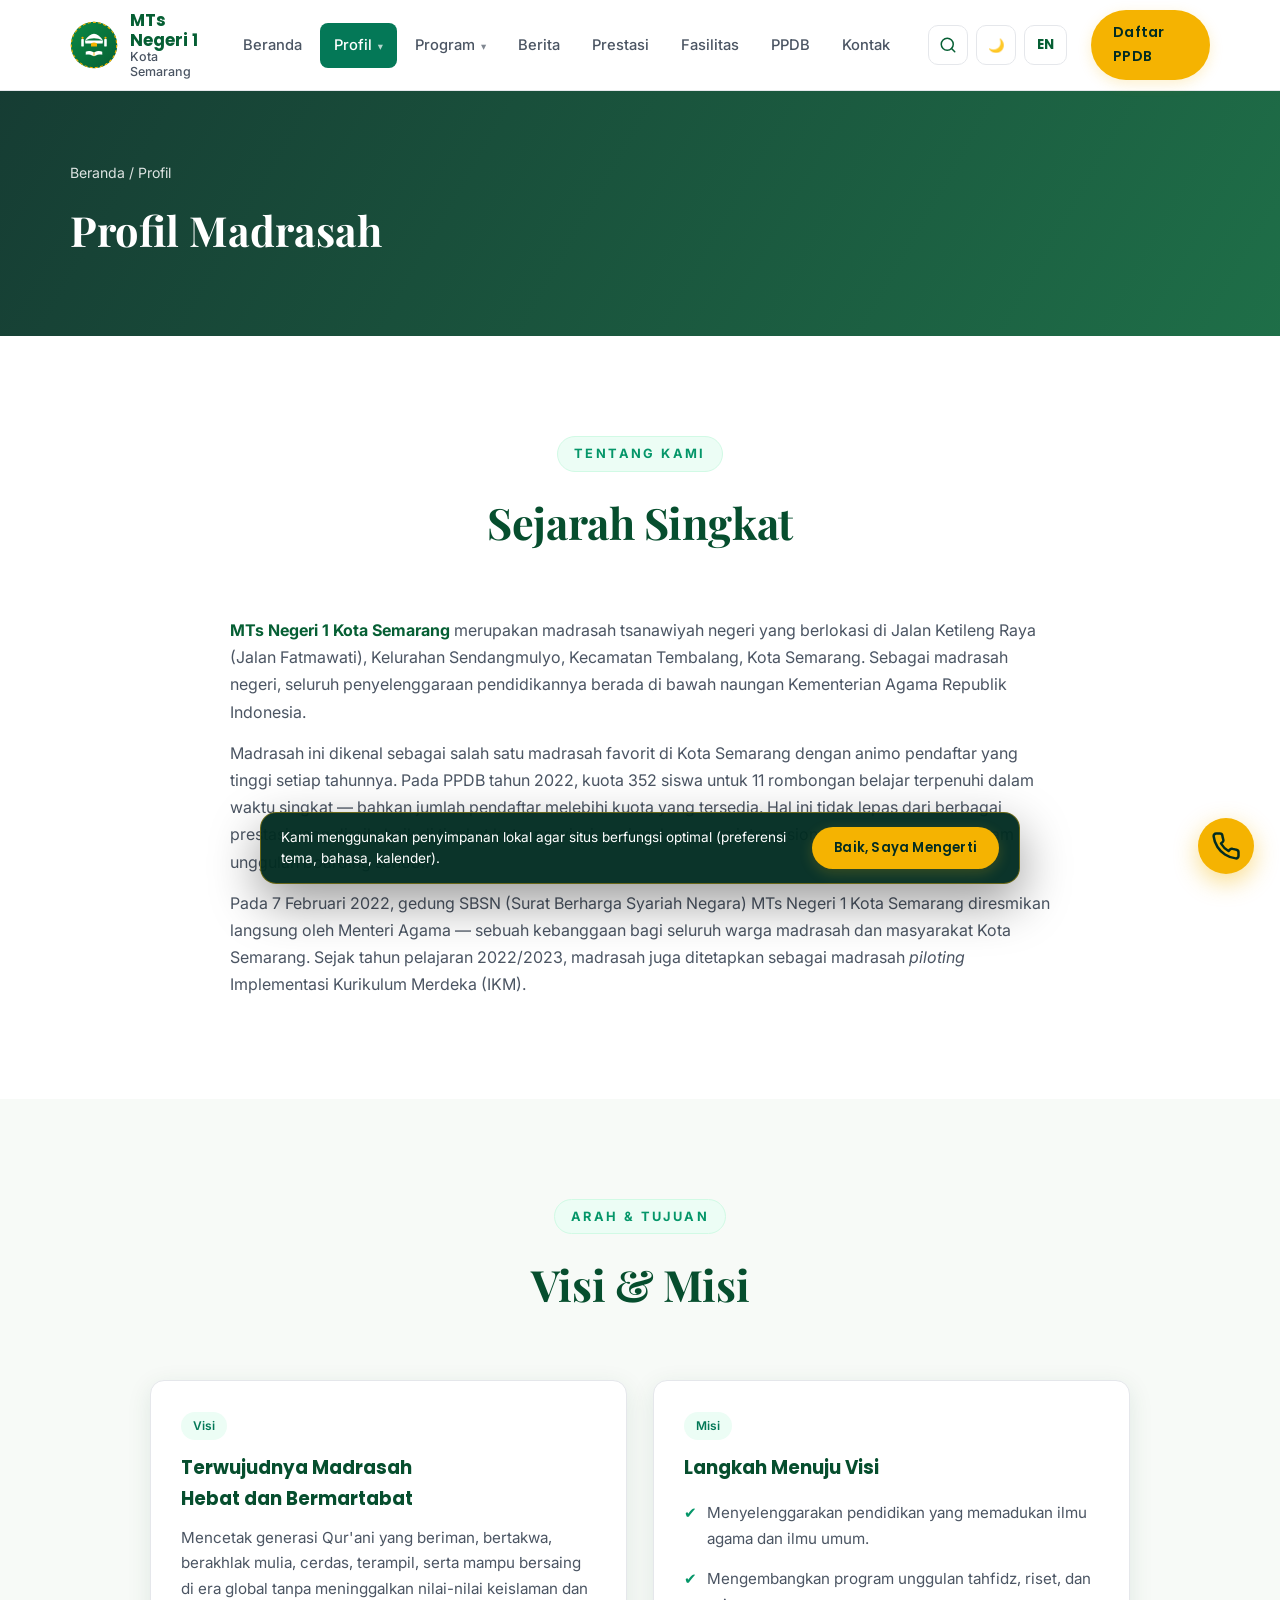
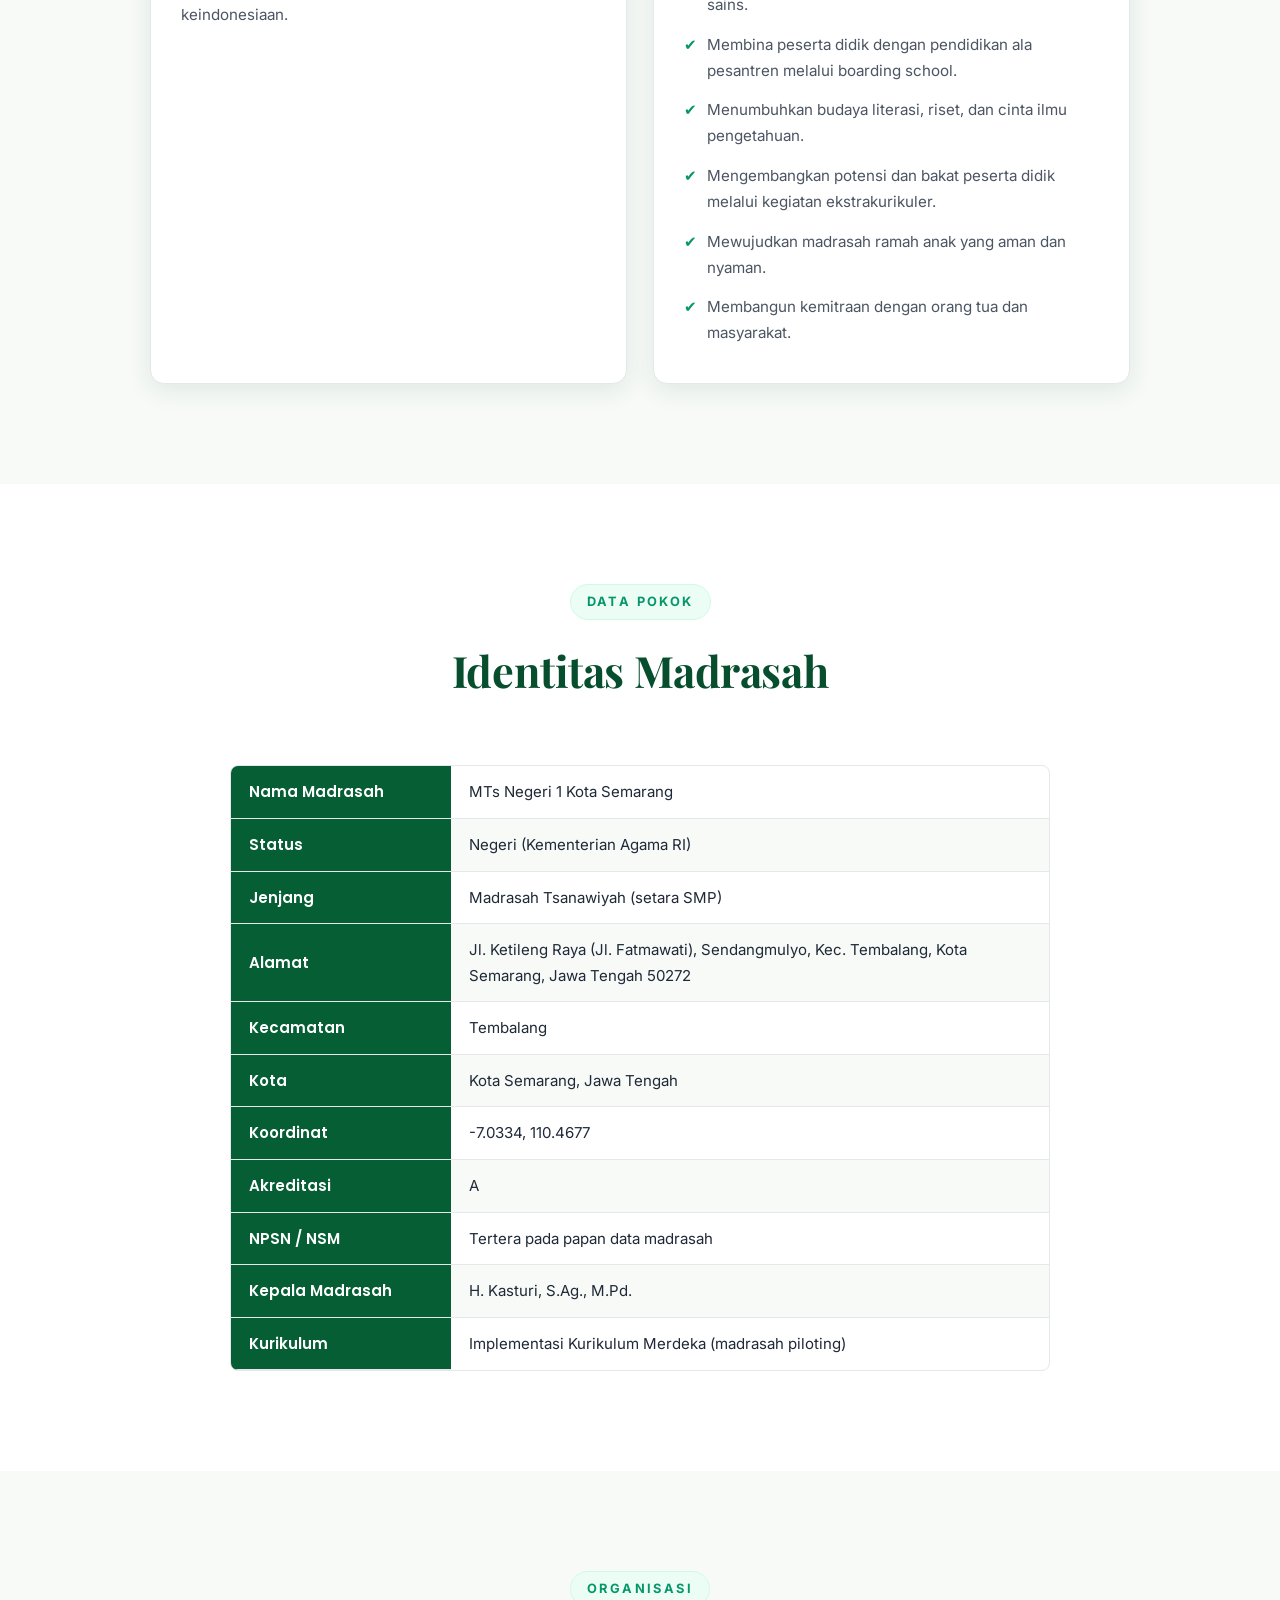
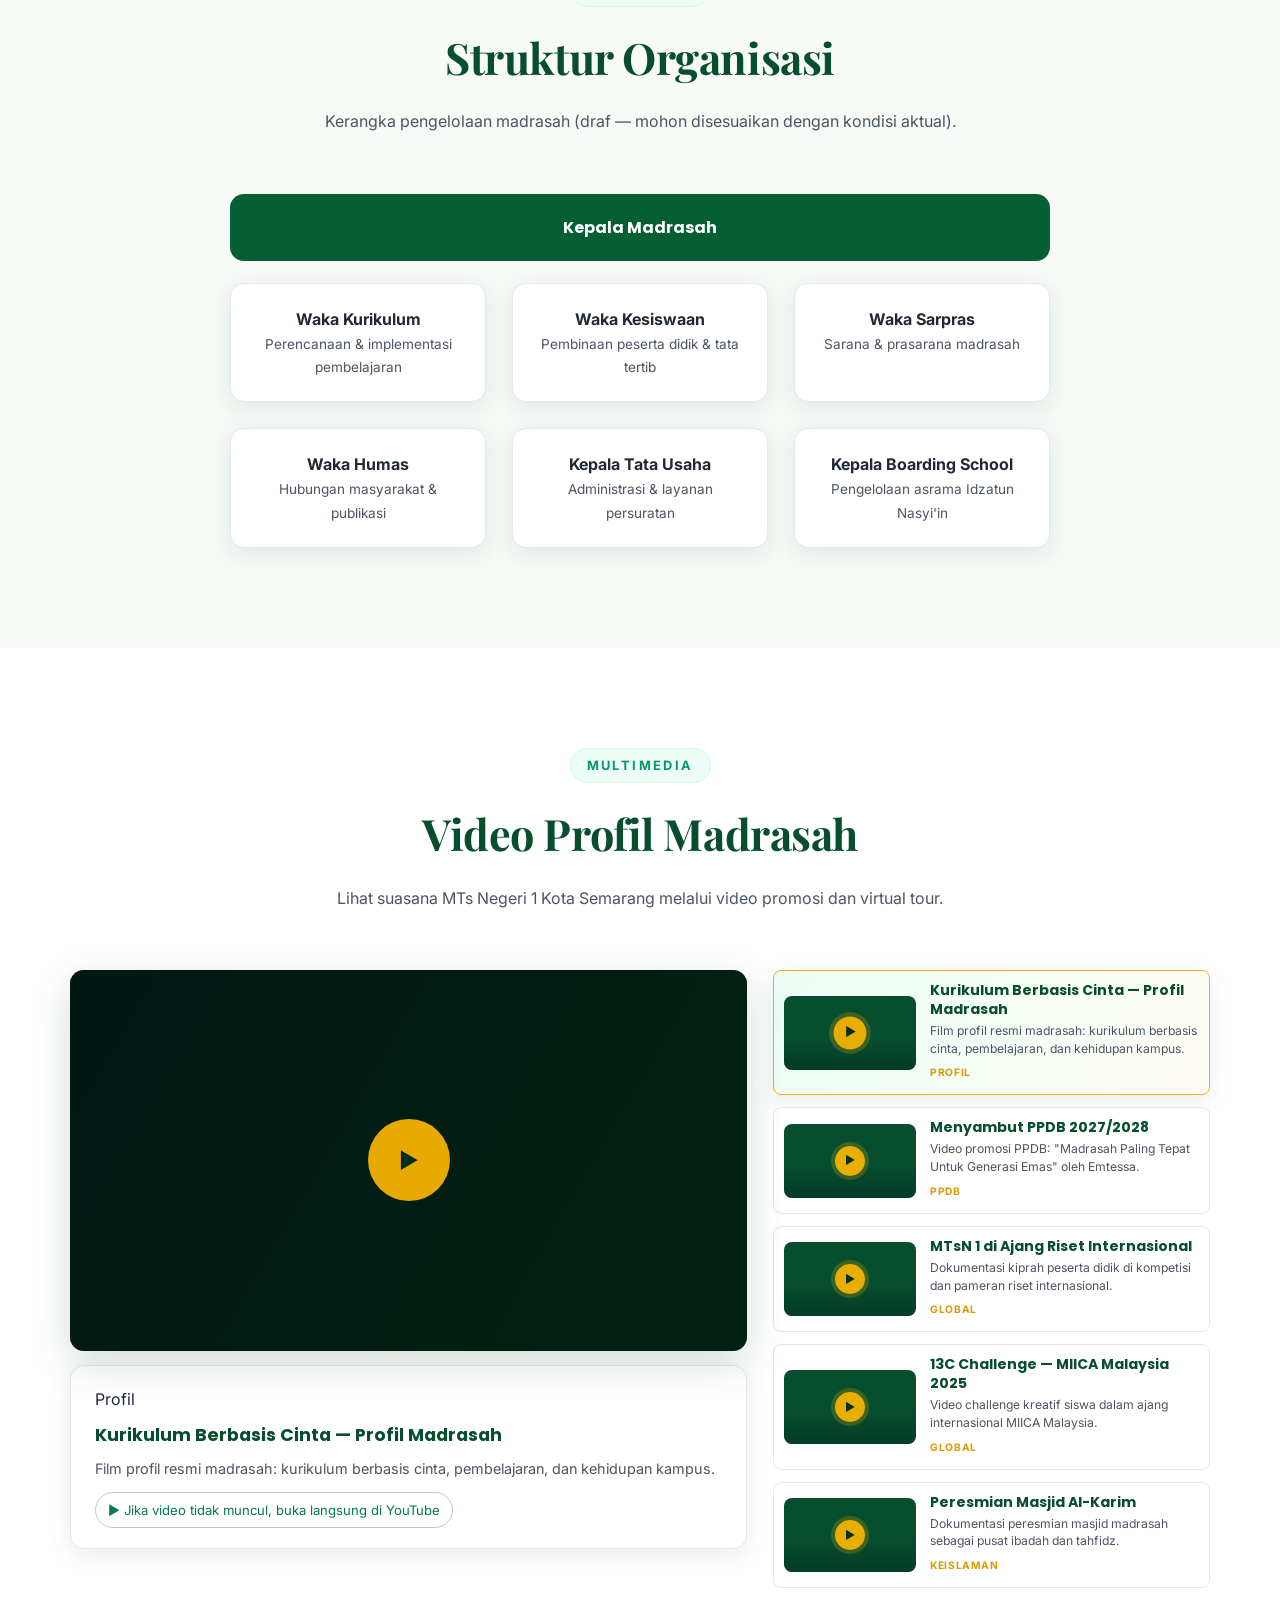
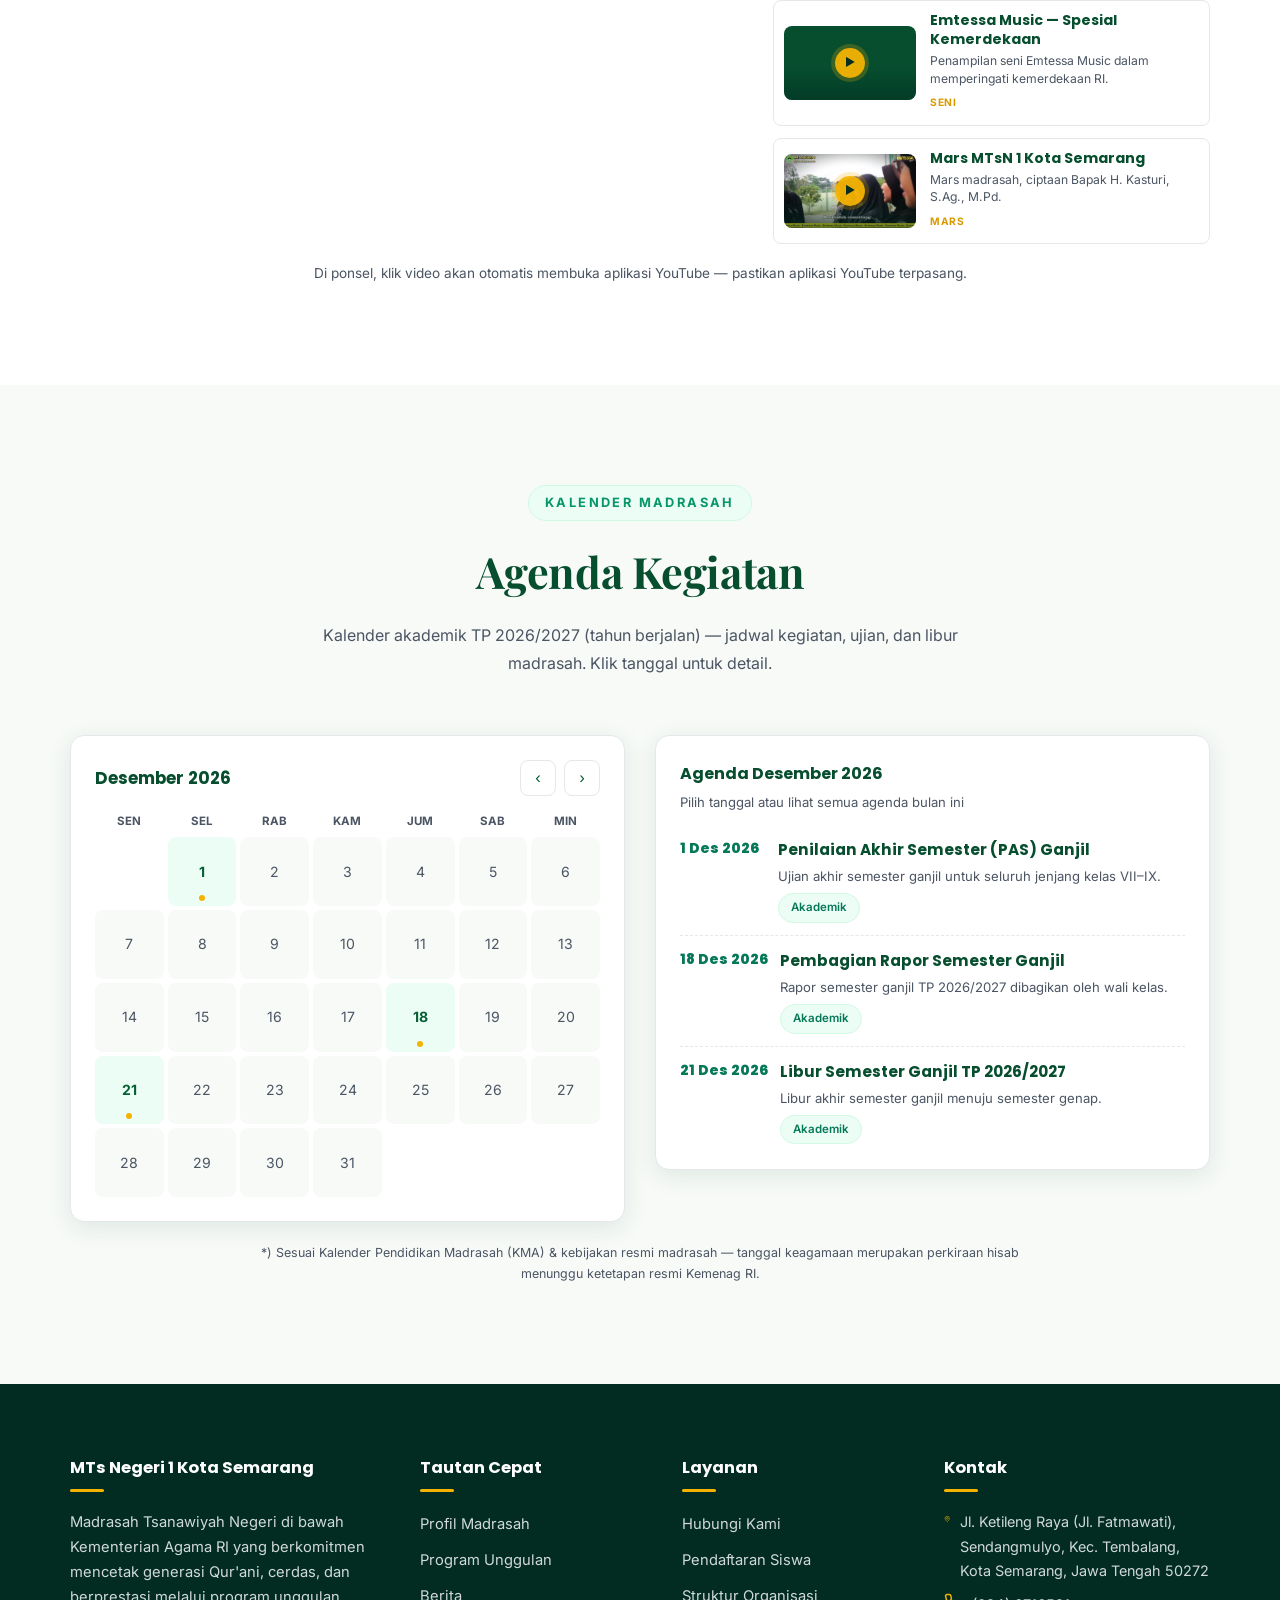
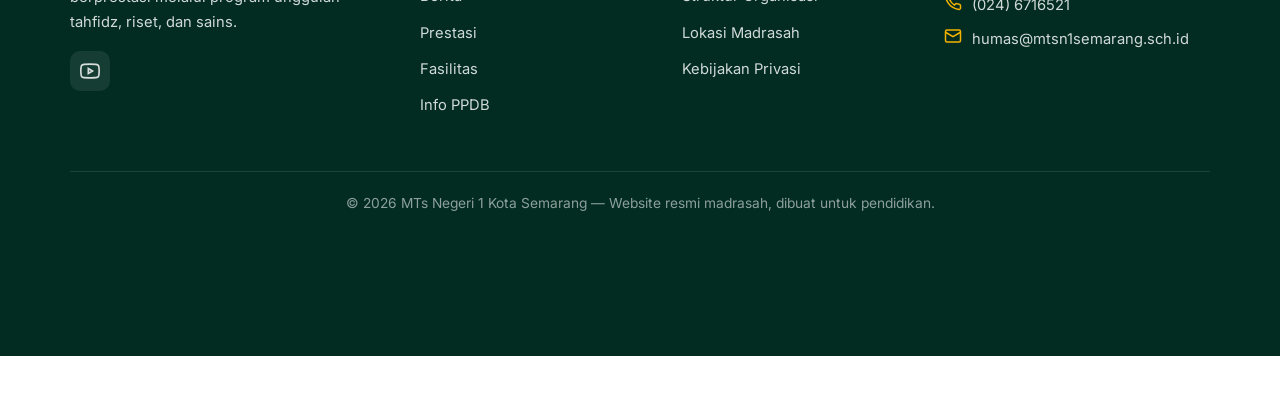
<file: profil.html>
<!DOCTYPE html>
<html lang="id">
<head>
  <meta charset="UTF-8">
  <meta name="viewport" content="width=device-width, initial-scale=1.0">
  <title data-i18n="prf.title">Profil — MTs Negeri 1 Kota Semarang</title>
  <meta name="description" data-i18n-meta="prf.desc" content="Profil MTs Negeri 1 Kota Semarang: sejarah, visi misi, identitas madrasah, dan struktur organisasi.">
  <link rel="canonical" href="https://mtsn1semarang.sch.id/profil.html">
  <meta property="og:type" content="website">
  <meta property="og:site_name" content="MTs Negeri 1 Kota Semarang">
  <meta property="og:locale" content="id_ID">
  <meta property="og:url" content="https://mtsn1semarang.sch.id/profil.html">
  <meta property="og:title" content="Profil — MTs Negeri 1 Kota Semarang">
  <meta property="og:description" data-i18n-meta="prf.desc" content="Profil MTs Negeri 1 Kota Semarang: sejarah, visi misi, identitas madrasah, dan struktur organisasi.">
  <meta property="og:image" content="https://mtsn1semarang.sch.id/assets/photos/gedung-masjid.jpg">
  <meta property="og:image:width" content="1280">
  <meta property="og:image:height" content="720">
  <meta name="twitter:card" content="summary_large_image">
  <meta name="twitter:title" content="Profil — MTs Negeri 1 Kota Semarang">
  <meta name="twitter:description" data-i18n-meta="prf.desc" content="Profil MTs Negeri 1 Kota Semarang: sejarah, visi misi, identitas madrasah, dan struktur organisasi.">
  <meta name="twitter:image" content="https://mtsn1semarang.sch.id/assets/photos/gedung-masjid.jpg">
  <link rel="alternate" hreflang="id" href="https://mtsn1semarang.sch.id/profil.html">
  <link rel="alternate" hreflang="en" href="https://mtsn1semarang.sch.id/profil.html">  <link rel="alternate" hreflang="x-default" href="https://mtsn1semarang.sch.id/profil.html">
  <link rel="icon" type="image/svg+xml" href="assets/logo.svg">
  <link rel="icon" type="image/png" sizes="192x192" href="assets/icon-192.png">
  <link rel="apple-touch-icon" href="assets/apple-touch-icon.png">
  <link rel="manifest" href="manifest.webmanifest">
  <meta name="theme-color" content="#064e2e">
  <link rel="preconnect" href="https://fonts.googleapis.com">
  <link rel="preconnect" href="https://fonts.gstatic.com" crossorigin>
  <link href="https://fonts.googleapis.com/css2?family=Poppins:wght@500;600;700;800&family=Inter:wght@400;500;600&family=Amiri:wght@400;700&family=Playfair+Display:ital,wght@0,600;0,700;1,600&display=swap" rel="stylesheet">
  <link rel="stylesheet" href="css/style.css">
</head>
<body>
  <!-- ===== Navigasi ===== -->
  <header class="site-header">
    <div class="container nav-wrap">
      <a href="index.html" class="brand">
        <img src="assets/logo.svg" alt="Logo MTs Negeri 1 Kota Semarang">
        <div class="brand-text">
          <span class="brand-name">MTs Negeri 1</span>
          <span class="brand-sub">Kota Semarang</span>
        </div>
      </a>
      <nav class="main-nav" aria-label="Navigasi utama">
        <ul>
          <li><a href="index.html" data-i18n="nav.home">Beranda</a></li>
          <li class="has-dropdown">
            <a href="profil.html" class="active" data-i18n="nav.profil">Profil</a>
            <div class="dropdown">
              <a href="profil.html#sejarah" data-i18n="nav.sejarah">Sejarah</a>
              <a href="profil.html#visi" data-i18n="nav.visi">Visi &amp; Misi</a>
              <a href="profil.html#identitas" data-i18n="nav.identitas">Identitas</a>
              <a href="profil.html#struktur" data-i18n="nav.struktur">Struktur</a>
            </div>
          </li>
          <li class="has-dropdown">
            <a href="program.html" data-i18n="nav.program">Program</a>
            <div class="dropdown">
              <a href="program.html#boarding" data-i18n="nav.board">Boarding School</a>
              <a href="program.html#unggulan" data-i18n="nav.unggulan">Tahfidz, Riset &amp; Sains</a>
              <a href="program.html#ekskul" data-i18n="nav.ekskul">Ekstrakurikuler</a>
            </div>
          </li>
          <li><a href="berita.html" data-i18n="nav.berita">Berita</a></li>
          <li><a href="prestasi.html" data-i18n="nav.prestasi">Prestasi</a></li>
          <li><a href="fasilitas.html" data-i18n="nav.fasilitas">Fasilitas</a></li>
          <li><a href="ppdb.html" data-i18n="nav.ppdb">PPDB</a></li>
          <li><a href="kontak.html" data-i18n="nav.kontak">Kontak</a></li>
        </ul>
      </nav>
      <div class="header-tools">
        <button class="icon-btn" id="searchBtn" data-i18n-aria="searchBtn.aria" data-i18n-title="searchBtn.title" aria-label="Cari di situs" title="Cari (Ctrl+K)">
          <svg width="18" height="18" viewBox="0 0 24 24" fill="none" stroke="currentColor" stroke-width="2" stroke-linecap="round"><circle cx="11" cy="11" r="8"/><path d="m21 21-4.3-4.3"/></svg>
        </button>
        <button class="icon-btn" id="themeBtn" data-i18n-aria="themeBtn.aria" data-i18n-title="themeBtn.title" aria-label="Ganti tema terang/gelap" title="Tema"><span class="theme-ico">🌙</span></button>
        <button class="lang-switch" id="langBtn" title="Bahasa / Language">EN</button>
      </div>
      <button class="nav-toggle" data-i18n-aria="navToggle.aria" aria-label="Buka menu" aria-expanded="false">☰</button>
      <a href="ppdb.html" class="btn btn-gold nav-cta" data-i18n="nav.daftar">Daftar PPDB</a>
    </div>
  </header>

  <!-- ===== Overlay pencarian ===== -->
  <div class="search-overlay" id="searchOverlay" role="dialog" data-i18n-aria="search.overlayAria" aria-label="Pencarian situs">
    <button class="search-close" id="searchClose" data-i18n-aria="search.closeAria" aria-label="Tutup pencarian">✕</button>
    <form role="search">
      <input type="search" id="searchInput" data-i18n-ph="search.ph" placeholder="Cari: PPDB, tahfidz, boarding, prestasi…" autocomplete="off" data-i18n-aria="search.inputAria" aria-label="Kata kunci pencarian">
      <button type="submit" data-i18n="search.btn">Cari</button>
    </form>
    <div class="search-results" id="searchResults"></div>
  </div>

  <!-- ===== Page Hero ===== -->
  <section class="page-hero" id="main">
    <div class="container">
      <p class="breadcrumb"><a href="index.html" data-i18n="nav.home">Beranda</a> <span data-i18n="prf.bc">/ Profil</span></p>
      <h1 data-i18n="prf.h1">Profil Madrasah</h1>
    </div>
  </section>

  <!-- ===== Sejarah ===== -->
  <section class="section" id="sejarah">
    <div class="container">
      <div class="section-head">
        <span class="section-eyebrow" data-i18n="prf.sej.ey">Tentang Kami</span>
        <h2 data-i18n="prf.sej.h">Sejarah Singkat</h2>
      </div>
      <div class="prose-narrow">
        <p data-i18n="prf.sej.p1">
          <strong class="lead-strong">MTs Negeri 1 Kota Semarang</strong> merupakan
          madrasah tsanawiyah negeri yang berlokasi di Jalan Ketileng Raya (Jalan Fatmawati),
          Kelurahan Sendangmulyo, Kecamatan Tembalang, Kota Semarang. Sebagai madrasah negeri,
          seluruh penyelenggaraan pendidikannya berada di bawah naungan Kementerian Agama Republik
          Indonesia.
        </p>
        <p data-i18n="prf.sej.p2" class="para-spaced">
          Madrasah ini dikenal sebagai salah satu madrasah favorit di Kota Semarang dengan animo
          pendaftar yang tinggi setiap tahunnya. Pada PPDB tahun 2022, kuota 352 siswa untuk
          11 rombongan belajar terpenuhi dalam waktu singkat — bahkan jumlah pendaftar melebihi
          kuota yang tersedia. Hal ini tidak lepas dari berbagai prestasi yang diraih, baik di
          tingkat kota, provinsi, nasional, maupun internasional, serta hadirnya program unggulan
          boarding school.
        </p>
        <p data-i18n="prf.sej.p3" class="para-spaced">
          Pada 7 Februari 2022, gedung SBSN (Surat Berharga Syariah Negara) MTs Negeri 1 Kota
          Semarang diresmikan langsung oleh Menteri Agama — sebuah kebanggaan bagi seluruh warga
          madrasah dan masyarakat Kota Semarang. Sejak tahun pelajaran 2022/2023, madrasah juga
          ditetapkan sebagai madrasah <em>piloting</em> Implementasi Kurikulum Merdeka (IKM).
        </p>

      </div>
    </div>
  </section>

  <!-- ===== Visi & Misi ===== -->
  <section class="section section-alt" id="visi">
    <div class="container">
      <div class="section-head">
        <span class="section-eyebrow" data-i18n="prf.vm.ey">Arah &amp; Tujuan</span>
        <h2 data-i18n="prf.vm.h">Visi &amp; Misi</h2>
      </div>
      <div class="grid-2 wrap-wide">
        <div class="card">
          <span class="tag" data-i18n="prf.visi.tag">Visi</span>
          <h3 data-i18n="prf.visi.h">Terwujudnya Madrasah Hebat dan Bermartabat</h3>
          <p data-i18n="prf.visi.p" class="list-spaced">
            Mencetak generasi Qur'ani yang beriman, bertakwa, berakhlak mulia, cerdas,
            terampil, serta mampu bersaing di era global tanpa meninggalkan nilai-nilai
            keislaman dan keindonesiaan.
          </p>

        </div>
        <div class="card">
          <span class="tag" data-i18n="prf.misi.tag">Misi</span>
          <h3 data-i18n="prf.misi.h">Langkah Menuju Visi</h3>
          <ul class="check-list list-spaced">
            <li data-i18n="prf.misi.1">Menyelenggarakan pendidikan yang memadukan ilmu agama dan ilmu umum.</li>
            <li data-i18n="prf.misi.2">Mengembangkan program unggulan tahfidz, riset, dan sains.</li>
            <li data-i18n="prf.misi.3">Membina peserta didik dengan pendidikan ala pesantren melalui boarding school.</li>
            <li data-i18n="prf.misi.4">Menumbuhkan budaya literasi, riset, dan cinta ilmu pengetahuan.</li>
            <li data-i18n="prf.misi.5">Mengembangkan potensi dan bakat peserta didik melalui kegiatan ekstrakurikuler.</li>
            <li data-i18n="prf.misi.6">Mewujudkan madrasah ramah anak yang aman dan nyaman.</li>
            <li data-i18n="prf.misi.7">Membangun kemitraan dengan orang tua dan masyarakat.</li>
          </ul>

        </div>
      </div>
    </div>
  </section>

  <!-- ===== Identitas ===== -->
  <section class="section" id="identitas">
    <div class="container">
      <div class="section-head">
        <span class="section-eyebrow" data-i18n="prf.id.ey">Data Pokok</span>
        <h2 data-i18n="prf.id.h">Identitas Madrasah</h2>
      </div>
      <div class="table-wrap wrap-narrow">
        <table>
          <tbody>
            <tr><th data-i18n="prf.id.nama" class="th-id">Nama Madrasah</th><td data-i18n="prf.id.namav">MTs Negeri 1 Kota Semarang</td></tr>
            <tr><th data-i18n="prf.id.status">Status</th><td data-i18n="prf.id.statusv">Negeri (Kementerian Agama RI)</td></tr>
            <tr><th data-i18n="prf.id.jenjang">Jenjang</th><td data-i18n="prf.id.jenjangv">Madrasah Tsanawiyah (setara SMP)</td></tr>
            <tr><th data-i18n="prf.id.alamat">Alamat</th><td data-i18n="prf.id.alamatv">Jl. Ketileng Raya (Jl. Fatmawati), Sendangmulyo, Kec. Tembalang, Kota Semarang, Jawa Tengah 50272</td></tr>
            <tr><th data-i18n="prf.id.kec">Kecamatan</th><td data-i18n="prf.id.kecv">Tembalang</td></tr>
            <tr><th data-i18n="prf.id.kota">Kota</th><td data-i18n="prf.id.kotav">Kota Semarang, Jawa Tengah</td></tr>
            <tr><th data-i18n="prf.id.koordinat">Koordinat</th><td data-i18n="prf.id.koordinatv">-7.0334, 110.4677</td></tr>
            <tr><th data-i18n="prf.id.akreditasi">Akreditasi</th><td>A</td></tr>
            <tr><th data-i18n="prf.id.npsn">NPSN / NSM</th><td data-i18n="prf.id.npsnv">Tertera pada papan data madrasah</td></tr>
            <tr><th data-i18n="prf.id.kepala">Kepala Madrasah</th><td>H. Kasturi, S.Ag., M.Pd.</td></tr>
            <tr><th data-i18n="prf.id.kurikulum">Kurikulum</th><td data-i18n="prf.id.kurikulumv">Implementasi Kurikulum Merdeka (madrasah piloting)</td></tr>
          </tbody>
        </table>
      </div>
    </div>
  </section>

  <!-- ===== Struktur ===== -->
  <section class="section section-alt" id="struktur">
    <div class="container">
      <div class="section-head">
        <span class="section-eyebrow" data-i18n="prf.str.ey">Organisasi</span>
        <h2 data-i18n="prf.str.h">Struktur Organisasi</h2>
        <p data-i18n="prf.str.p">Struktur pengelolaan madrasah — daftar pendidik &amp; jadwal konsultasi ada di <a href="index.html#guru">bagian Guru beranda</a>.</p>
      </div>
      <div class="wrap-narrow">
        <div class="org-head" data-i18n="prf.str.kepala">
          Kepala Madrasah
        </div>
        <div class="grid-3 grid-spaced">
          <div class="card org-card"><strong data-i18n="prf.str.kur">Waka Kurikulum</strong><p data-i18n="prf.str.kurp">Perencanaan &amp; implementasi pembelajaran</p></div>
          <div class="card org-card"><strong data-i18n="prf.str.kes">Waka Kesiswaan</strong><p data-i18n="prf.str.kesp">Pembinaan peserta didik &amp; tata tertib</p></div>
          <div class="card org-card"><strong data-i18n="prf.str.sar">Waka Sarpras</strong><p data-i18n="prf.str.sarp">Sarana &amp; prasarana madrasah</p></div>
          <div class="card org-card"><strong data-i18n="prf.str.hum">Waka Humas</strong><p data-i18n="prf.str.hump">Hubungan masyarakat &amp; publikasi</p></div>
          <div class="card org-card"><strong data-i18n="prf.str.tu">Kepala Tata Usaha</strong><p data-i18n="prf.str.tup">Administrasi &amp; layanan persuratan</p></div>
          <div class="card org-card"><strong data-i18n="prf.str.bs">Kepala Boarding School</strong><p data-i18n="prf.str.bsp">Pengelolaan asrama Idzatun Nasyi'in</p></div>
        </div>

      </div>
    </div>
  </section>

  <!-- ===== Media & Video (Media Center) ===== -->
  <section class="section" id="video">
    <div class="container">
      <div class="section-head">
        <span class="section-eyebrow" data-i18n="prf.vid.ey">Multimedia</span>
        <h2 data-i18n="prf.vid.h">Video Profil Madrasah</h2>
        <p data-i18n="prf.vid.p">Lihat suasana MTs Negeri 1 Kota Semarang melalui video promosi dan virtual tour — pilih video untuk memutar.</p>
      </div>

      <div class="media-center reveal" style="transition-delay:.1s;">
        <div class="media-stage">
          <div class="media-stage-frame" id="mediaStage">
            <div class="media-player" id="mediaPlayer"></div>
          </div>
          <div class="media-stage-meta">
            <span class="tag-kategori" id="mediaTag" data-i18n="media.tagProfile">Profil</span>
            <h3 id="mediaTitle" data-i18n="media.m1t">Kurikulum Berbasis Cinta — Profil Madrasah</h3>
            <p id="mediaDesc" data-i18n="media.m1d">Film profil resmi madrasah: kurikulum berbasis cinta, pembelajaran, dan kehidupan kampus.</p>
            <a id="mediaWatch" class="media-watch" href="https://www.youtube.com/watch?v=D0foM9tPhiw" target="_blank" rel="noopener" data-i18n="media.watch">▶ Jika video tidak muncul, buka langsung di YouTube</a>
          </div>
        </div>
        <div class="media-list" id="mediaList">
          <button type="button" class="media-card active" data-kind="yt" data-id="D0foM9tPhiw" data-tag="media.tagProfile" data-title="media.m1t" data-desc="media.m1d" data-thumb="https://i.ytimg.com/vi/D0foM9tPhiw/hq720.jpg">
            <span class="media-thumb" style="background-image:url('https://i.ytimg.com/vi/D0foM9tPhiw/hq720.jpg');"><span class="media-play-badge">▶</span></span>
            <span class="media-card-body">
              <b data-i18n="media.m1t">Kurikulum Berbasis Cinta — Profil Madrasah</b>
              <small data-i18n="media.m1d">Film profil resmi madrasah: kurikulum berbasis cinta, pembelajaran, dan kehidupan kampus.</small>
              <em class="media-card-sub" data-i18n="media.tagProfile">Profil</em>
            </span>
          </button>
          <button type="button" class="media-card" data-kind="yt" data-id="ZmfHvMNzVWw" data-tag="media.tagPPDB" data-title="media.m2t" data-desc="media.m2d" data-thumb="https://i.ytimg.com/vi/ZmfHvMNzVWw/hq720.jpg">
            <span class="media-thumb" style="background-image:url('https://i.ytimg.com/vi/ZmfHvMNzVWw/hq720.jpg');"><span class="media-play-badge">▶</span></span>
            <span class="media-card-body">
              <b data-i18n="media.m2t">Menyambut PPDB 2027/2028</b>
              <small data-i18n="media.m2d">Video promosi PPDB: "Madrasah Paling Tepat Untuk Generasi Emas" oleh Emtessa.</small>
              <em class="media-card-sub" data-i18n="media.tagPPDB">PPDB</em>
            </span>
          </button>
          <button type="button" class="media-card" data-kind="yt" data-id="fkoqwhx7GNQ" data-tag="media.tagGlobal" data-title="media.m3t" data-desc="media.m3d" data-thumb="https://i.ytimg.com/vi/fkoqwhx7GNQ/hq720.jpg">
            <span class="media-thumb" style="background-image:url('https://i.ytimg.com/vi/fkoqwhx7GNQ/hq720.jpg');"><span class="media-play-badge">▶</span></span>
            <span class="media-card-body">
              <b data-i18n="media.m3t">MTsN 1 di Ajang Riset Internasional</b>
              <small data-i18n="media.m3d">Dokumentasi kiprah peserta didik di kompetisi dan pameran riset internasional.</small>
              <em class="media-card-sub" data-i18n="media.tagGlobal">Global</em>
            </span>
          </button>
          <button type="button" class="media-card" data-kind="yt" data-id="yd0-x8zGgW0" data-tag="media.tagGlobal" data-title="media.m4t" data-desc="media.m4d" data-thumb="https://i.ytimg.com/vi/yd0-x8zGgW0/hq720.jpg">
            <span class="media-thumb" style="background-image:url('https://i.ytimg.com/vi/yd0-x8zGgW0/hq720.jpg');"><span class="media-play-badge">▶</span></span>
            <span class="media-card-body">
              <b data-i18n="media.m4t">13C Challenge — MIICA Malaysia 2025</b>
              <small data-i18n="media.m4d">Video challenge kreatif siswa dalam ajang internasional MIICA Malaysia.</small>
              <em class="media-card-sub" data-i18n="media.tagGlobal">Global</em>
            </span>
          </button>
          <button type="button" class="media-card" data-kind="yt" data-id="PjDR-QOTodM" data-tag="media.tagFaith" data-title="media.m5t" data-desc="media.m5d" data-thumb="https://i.ytimg.com/vi/PjDR-QOTodM/hq720.jpg">
            <span class="media-thumb" style="background-image:url('https://i.ytimg.com/vi/PjDR-QOTodM/hq720.jpg');"><span class="media-play-badge">▶</span></span>
            <span class="media-card-body">
              <b data-i18n="media.m5t">Peresmian Masjid Al-Karim</b>
              <small data-i18n="media.m5d">Dokumentasi peresmian masjid madrasah sebagai pusat ibadah dan tahfidz.</small>
              <em class="media-card-sub" data-i18n="media.tagFaith">Keislaman</em>
            </span>
          </button>
          <button type="button" class="media-card" data-kind="yt" data-id="MnJr7Ve5Z5c" data-tag="media.tagArts" data-title="media.m6t" data-desc="media.m6d" data-thumb="https://i.ytimg.com/vi/MnJr7Ve5Z5c/hq720.jpg">
            <span class="media-thumb" style="background-image:url('https://i.ytimg.com/vi/MnJr7Ve5Z5c/hq720.jpg');"><span class="media-play-badge">▶</span></span>
            <span class="media-card-body">
              <b data-i18n="media.m6t">Emtessa Music — Spesial Kemerdekaan</b>
              <small data-i18n="media.m6d">Penampilan seni Emtessa Music dalam memperingati kemerdekaan RI.</small>
              <em class="media-card-sub" data-i18n="media.tagArts">Seni</em>
            </span>
          </button>
          <button type="button" class="media-card" data-kind="local" data-src="assets/videos/mars-mtsn-1.mp4" data-tag="media.tagMars" data-title="media.m7t" data-desc="media.m7d" data-thumb="assets/photos/mars-seni.jpg">
            <span class="media-thumb" style="background-image:url('assets/photos/mars-seni.jpg');"><span class="media-play-badge">▶</span></span>
            <span class="media-card-body">
              <b data-i18n="media.m7t">Mars MTsN 1 Kota Semarang</b>
              <small data-i18n="media.m7d">Mars madrasah, ciptaan Bapak H. Kasturi, S.Ag., M.Pd.</small>
              <em class="media-card-sub" data-i18n="media.tagMars">Mars</em>
            </span>
          </button>
        </div>
      </div>
      <p class="media-note" data-i18n="media.noteTouch">Di ponsel, klik video akan otomatis membuka aplikasi YouTube — pastikan aplikasi YouTube terpasang.</p>
    </div>
  </section>

  <!-- ===== Agenda / Kalender Akademik ===== -->
  <section class="section section-alt" id="agenda">
    <div class="container">
      <div class="section-head">
        <span class="section-eyebrow" data-i18n="age.ey">Kalender Madrasah</span>
        <h2 data-i18n="age.h">Agenda Kegiatan</h2>
        <p data-i18n="age.p">Kalender akademik TP 2026/2027 (tahun berjalan) — jadwal kegiatan, ujian, dan libur madrasah. Klik tanggal untuk detail.</p>
      </div>
      <div class="cal-wrap reveal">
        <div class="cal" id="cal">
          <div class="cal-head">
            <h4>Kalender Akademik</h4>
            <div class="cal-nav">
              <button class="cal-prev" aria-label="Bulan sebelumnya">‹</button>
              <button class="cal-next" aria-label="Bulan berikutnya">›</button>
            </div>
          </div>
          <div class="cal-days">
            <span>Sen</span><span>Sel</span><span>Rab</span><span>Kam</span><span>Jum</span><span>Sab</span><span>Min</span>
          </div>
          <div class="cal-grid"></div>
        </div>
        <div class="cal-panel">
          <h4 id="calPanelTitle">Agenda Kegiatan</h4>
          <p class="cal-month-sub" id="calPanelSub">Pilih tanggal atau lihat semua agenda bulan ini.</p>
          <div class="cal-events" id="calEvents"></div>
        </div>
      </div>
      <p class="cal-note" data-i18n="cal.note">*) Sesuai Kalender Pendidikan Madrasah (KMA) &amp; kebijakan resmi madrasah — tanggal keagamaan merupakan perkiraan hisab menunggu ketetapan resmi Kemenag RI.</p>
    </div>
  </section>

  <!-- ===== Footer ===== -->
  <footer class="site-footer">
    <div class="container">
      <div class="footer-grid">
        <div class="footer-about">
          <h4 data-i18n="ft.about">MTs Negeri 1 Kota Semarang</h4>
          <p data-i18n="ft.aboutp">
            Madrasah Tsanawiyah Negeri di bawah Kementerian Agama RI yang berkomitmen
            mencetak generasi Qur'ani, cerdas, dan berprestasi melalui program unggulan
            tahfidz, riset, dan sains.
          </p>
          <div class="sosmed">
            <a href="https://www.youtube.com/@mtsnegeri1kotasemarang356" target="_blank" rel="noopener" title="YouTube" aria-label="YouTube"><svg width="20" height="20" viewBox="0 0 24 24" fill="none" stroke="currentColor" stroke-width="2"><path d="M22.5 6.4a3 3 0 0 0-2.1-2.1C18.5 3.8 12 3.8 12 3.8s-6.5 0-8.4.5A3 3 0 0 0 1.5 6.4 31 31 0 0 0 1 12a31 31 0 0 0 .5 5.6 3 3 0 0 0 2.1 2.1c1.9.5 8.4.5 8.4.5s6.5 0 8.4-.5a3 3 0 0 0 2.1-2.1A31 31 0 0 0 23 12a31 31 0 0 0-.5-5.6z"/><path d="m10 15 5-3-5-3z"/></svg></a>
          </div>
        </div>
        <div>
          <h4 data-i18n="ft.q">Tautan Cepat</h4>
          <ul>
            <li><a href="profil.html" data-i18n="ft.q1">Profil Madrasah</a></li>
            <li><a href="program.html" data-i18n="ft.q2">Program Unggulan</a></li>
            <li><a href="berita.html" data-i18n="nav.berita">Berita</a></li>
            <li><a href="prestasi.html" data-i18n="ft.q3">Prestasi</a></li>
            <li><a href="fasilitas.html" data-i18n="ft.q4">Fasilitas</a></li>
            <li><a href="ppdb.html" data-i18n="ft.q5">Info PPDB</a></li>
          </ul>
        </div>
        <div>
          <h4 data-i18n="ft.l">Layanan</h4>
          <ul>
            <li><a href="kontak.html" data-i18n="ft.l1">Hubungi Kami</a></li>
            <li><a href="ppdb.html" data-i18n="ft.l2">Pendaftaran Siswa</a></li>
            <li><a href="profil.html" data-i18n="ft.l3">Struktur Organisasi</a></li>
            <li><a href="kontak.html" data-i18n="ft.l4">Lokasi Madrasah</a></li>
            <li><a href="kebijakan.html" data-i18n="ft.l5">Kebijakan Privasi</a></li>
          </ul>
        </div>
        <div>
          <h4 data-i18n="ft.k">Kontak</h4>
          <ul class="footer-contact">
            <li><svg width="18" height="18" viewBox="0 0 24 24" fill="none" stroke="#f5b301" stroke-width="2"><path d="M20 10c0 6-8 12-8 12s-8-6-8-12a8 8 0 0 1 16 0Z"/><circle cx="12" cy="10" r="3"/></svg><span data-i18n="ft.k1">Jl. Ketileng Raya (Jl. Fatmawati), Sendangmulyo, Kec. Tembalang, Kota Semarang, Jawa Tengah 50272</span></li>
            <li><svg width="18" height="18" viewBox="0 0 24 24" fill="none" stroke="#f5b301" stroke-width="2"><path d="M22 16.9v3a2 2 0 0 1-2.2 2 19.8 19.8 0 0 1-8.6-3.1 19.5 19.5 0 0 1-6-6A19.8 19.8 0 0 1 2.1 4.2 2 2 0 0 1 4.1 2h3a2 2 0 0 1 2 1.7c.1 1 .4 2 .7 2.9a2 2 0 0 1-.4 2.1L8 10a16 16 0 0 0 6 6l1.3-1.3a2 2 0 0 1 2.1-.4c.9.3 1.9.6 2.9.7a2 2 0 0 1 1.7 2Z"/></svg><a href="tel:+62246716521" data-i18n="ft.k2">(024) 6716521</a></li>
            <li><svg width="18" height="18" viewBox="0 0 24 24" fill="none" stroke="#f5b301" stroke-width="2"><rect x="2" y="4" width="20" height="16" rx="2"/><path d="m22 7-10 6L2 7"/></svg><a href="mailto:humas@mtsn1semarang.sch.id">humas@mtsn1semarang.sch.id</a></li>
          </ul>
        </div>
      </div>
      <div class="footer-bottom">
        © <span id="year">2025</span> MTs Negeri 1 Kota Semarang — <span data-i18n="footer.tag">Website resmi madrasah, dibuat untuk pendidikan.</span>
      </div>
    </div>
  </footer>

  <!-- ===== WhatsApp ===== -->
  <a class="wa-float" href="https://wa.me/62246716521?text=Assalamu%27alaikum%2C%20saya%20ingin%20bertanya%20tentang%20MTsN%201%20Kota%20Semarang" target="_blank" rel="noopener" aria-label="Hubungi kami" title="Hubungi kami" data-i18n-aria="wa.aria" data-i18n-title="wa.aria">
    <svg width="26" height="26" viewBox="0 0 24 24" fill="none" stroke="currentColor" stroke-width="2" stroke-linecap="round" stroke-linejoin="round"><path d="M22 16.9v3a2 2 0 0 1-2.2 2 19.8 19.8 0 0 1-8.6-3.1 19.5 19.5 0 0 1-6-6A19.8 19.8 0 0 1 2.1 4.2 2 2 0 0 1 4.1 2h3a2 2 0 0 1 2 1.7c.1 1 .4 2 .7 2.9a2 2 0 0 1-.4 2.1L8 10a16 16 0 0 0 6 6l1.3-1.3a2 2 0 0 1 2.1-.4c.9.3 1.9.6 2.9.7a2 2 0 0 1 1.7 2Z"/></svg>
  </a>

  <button class="to-top" data-i18n-aria="toTop.aria" aria-label="Kembali ke atas">↑</button>

  <script src="js/main.js" defer></script>
  <script>if("serviceWorker" in navigator){window.addEventListener("load",function(){navigator.serviceWorker.register("sw.js").catch(function(){})});}</script>
</body>
</html>
</file>
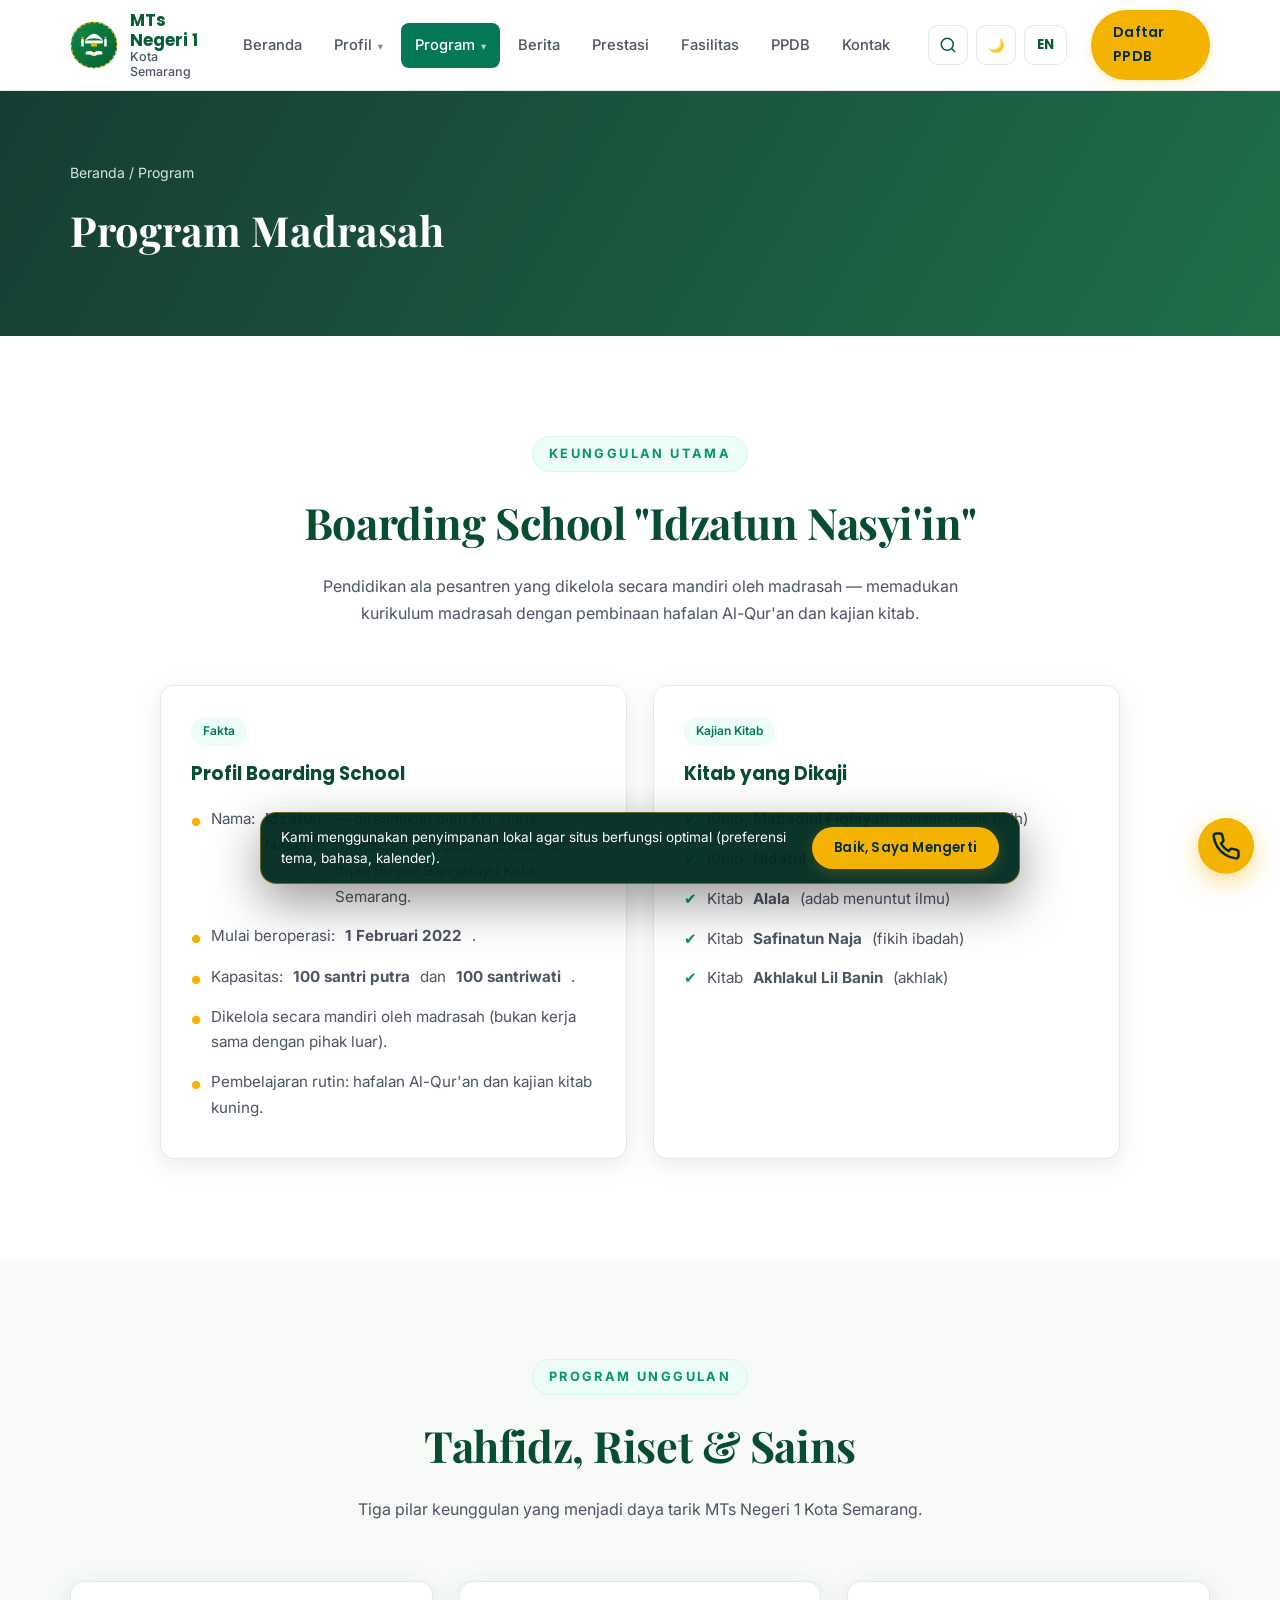
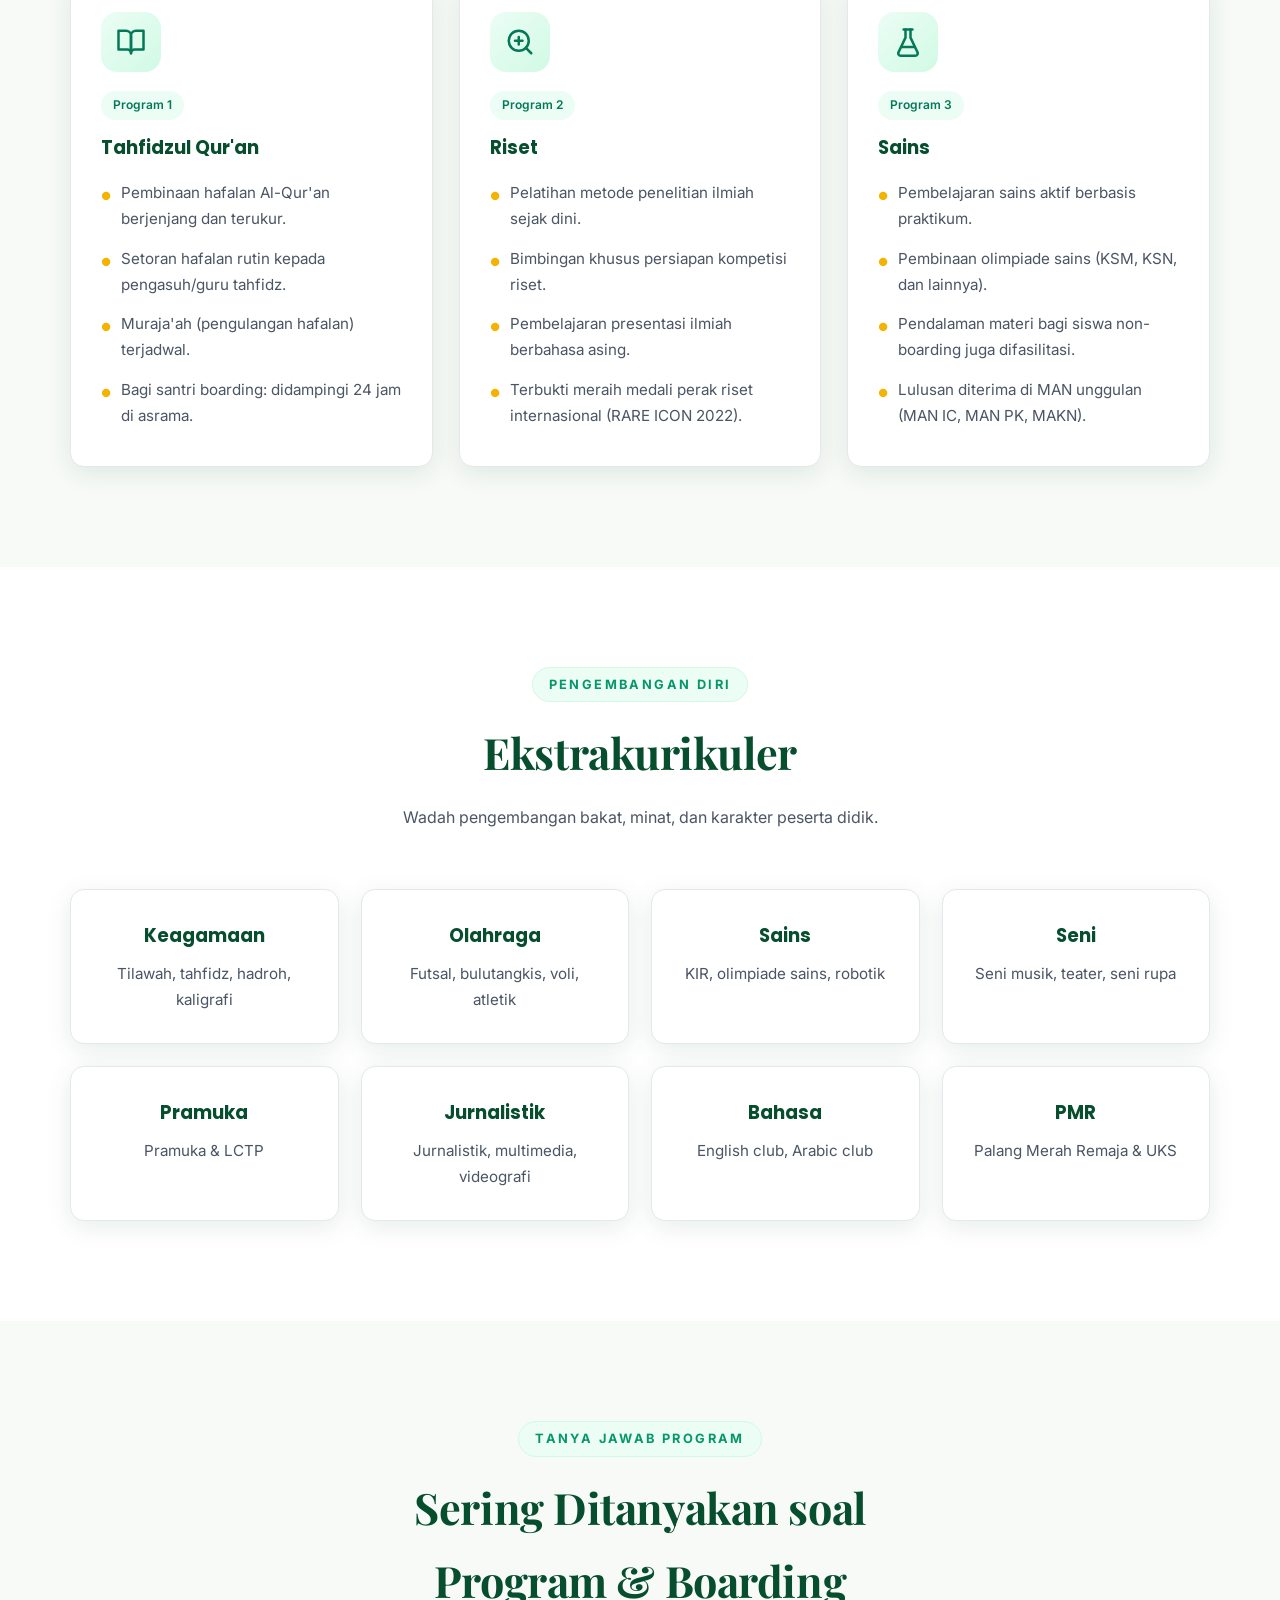
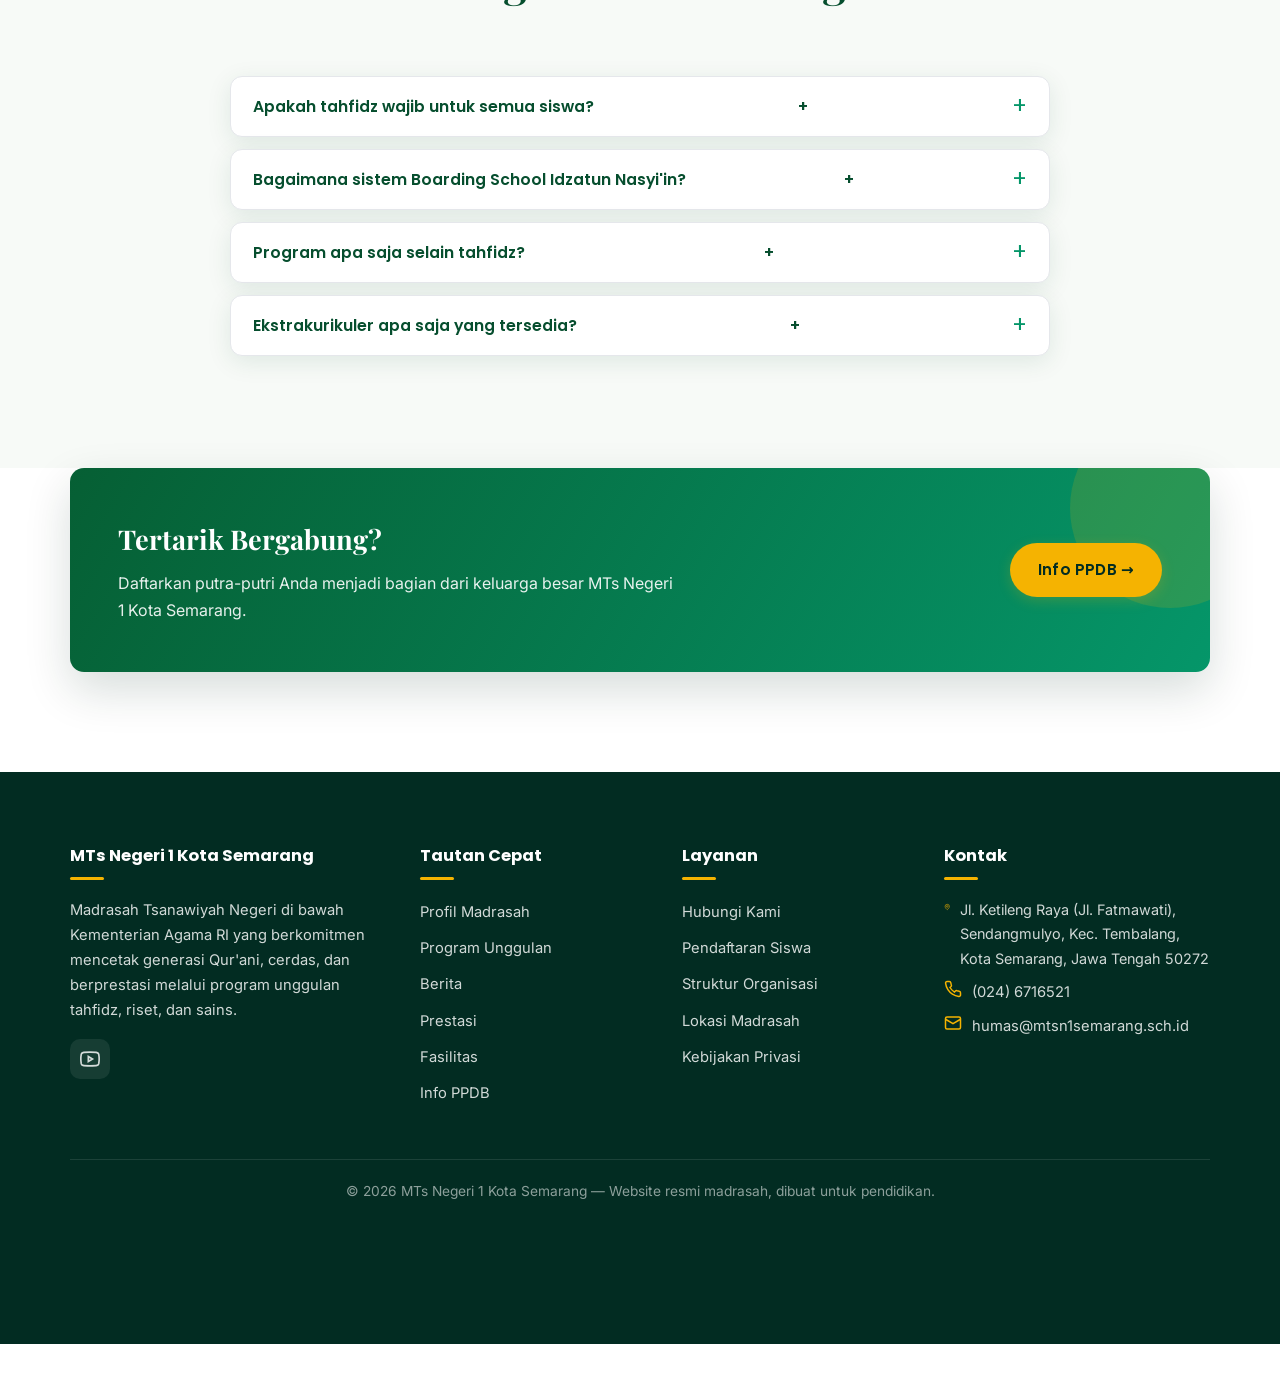
<file: program.html>
<!DOCTYPE html>
<html lang="id">
<head>
  <meta charset="UTF-8">
  <meta name="viewport" content="width=device-width, initial-scale=1.0">
  <title data-i18n="pro.title">Program — MTs Negeri 1 Kota Semarang</title>
  <meta name="description" data-i18n-meta="pro.desc" content="Program unggulan MTs Negeri 1 Kota Semarang: Boarding School Idzatun Nasyi'in, Tahfidzul Qur'an, Riset, dan Sains.">
  <link rel="canonical" href="https://mtsn1semarang.sch.id/program.html">
  <meta property="og:type" content="website">
  <meta property="og:site_name" content="MTs Negeri 1 Kota Semarang">
  <meta property="og:locale" content="id_ID">
  <meta property="og:url" content="https://mtsn1semarang.sch.id/program.html">
  <meta property="og:title" content="Program — MTs Negeri 1 Kota Semarang">
  <meta property="og:description" data-i18n-meta="pro.desc" content="Program unggulan MTs Negeri 1 Kota Semarang: Boarding School Idzatun Nasyi'in, Tahfidzul Qur'an, Riset, dan Sains.">
  <meta property="og:image" content="https://mtsn1semarang.sch.id/assets/photos/boarding-tour.jpg">
  <meta property="og:image:width" content="1280">
  <meta property="og:image:height" content="720">
  <meta name="twitter:card" content="summary_large_image">
  <meta name="twitter:title" content="Program — MTs Negeri 1 Kota Semarang">
  <meta name="twitter:description" data-i18n-meta="pro.desc" content="Program unggulan MTs Negeri 1 Kota Semarang: Boarding School Idzatun Nasyi'in, Tahfidzul Qur'an, Riset, dan Sains.">
  <meta name="twitter:image" content="https://mtsn1semarang.sch.id/assets/photos/boarding-tour.jpg">
  <link rel="alternate" hreflang="id" href="https://mtsn1semarang.sch.id/program.html">
  <link rel="alternate" hreflang="en" href="https://mtsn1semarang.sch.id/program.html">  <link rel="alternate" hreflang="x-default" href="https://mtsn1semarang.sch.id/program.html">
  <link rel="icon" type="image/svg+xml" href="assets/logo.svg">
  <link rel="icon" type="image/png" sizes="192x192" href="assets/icon-192.png">
  <link rel="apple-touch-icon" href="assets/apple-touch-icon.png">
  <link rel="manifest" href="manifest.webmanifest">
  <meta name="theme-color" content="#064e2e">
  <link rel="preconnect" href="https://fonts.googleapis.com">
  <link rel="preconnect" href="https://fonts.gstatic.com" crossorigin>
  <link href="https://fonts.googleapis.com/css2?family=Poppins:wght@500;600;700;800&family=Inter:wght@400;500;600&family=Amiri:wght@400;700&family=Playfair+Display:ital,wght@0,600;0,700;1,600&display=swap" rel="stylesheet">
  <link rel="stylesheet" href="css/style.css">
  <script type="application/ld+json">
  {"@context": "https://schema.org", "@type": "FAQPage", "mainEntity": [{"@type": "Question", "name": "Apakah tahfidz wajib untuk semua siswa?", "acceptedAnswer": {"@type": "Answer", "text": "Ya. Tahfidzul Qur'an adalah program unggulan yang dibina terstruktur untuk seluruh peserta didik, dilengkapi kajian kitab kuning dan pendampingan pengasuh."}}, {"@type": "Question", "name": "Bagaimana sistem Boarding School Idzatun Nasyi'in?", "acceptedAnswer": {"@type": "Answer", "text": "Asrama dikelola mandiri ala pesantren — hafalan Al-Qur'an, kajian kitab, pembinaan karakter harian. Kapasitas 100 santri putra + 100 santriwati."}}, {"@type": "Question", "name": "Program apa saja selain tahfidz?", "acceptedAnswer": {"@type": "Answer", "text": "Riset dan Sains — pembinaan kompetisi dari tingkat kota hingga internasional, termasuk KSM dan riset internasional."}}, {"@type": "Question", "name": "Ekstrakurikuler apa saja yang tersedia?", "acceptedAnswer": {"@type": "Answer", "text": "Pramuka, hadroh, futsal, bulutangkis, KIR/robotik, jurnalistik-multimedia, English & Arabic club, PMR/UKS, dan seni-teater."}}]}
  </script>
</head>
<body>
  <!-- ===== Navigasi ===== -->
  <header class="site-header">
    <div class="container nav-wrap">
      <a href="index.html" class="brand">
        <img src="assets/logo.svg" alt="Logo MTs Negeri 1 Kota Semarang">
        <div class="brand-text">
          <span class="brand-name">MTs Negeri 1</span>
          <span class="brand-sub">Kota Semarang</span>
        </div>
      </a>
      <nav class="main-nav" aria-label="Navigasi utama">
        <ul>
          <li><a href="index.html" data-i18n="nav.home">Beranda</a></li>
          <li class="has-dropdown">
            <a href="profil.html" data-i18n="nav.profil">Profil</a>
            <div class="dropdown">
              <a href="profil.html#sejarah" data-i18n="nav.sejarah">Sejarah</a>
              <a href="profil.html#visi" data-i18n="nav.visi">Visi &amp; Misi</a>
              <a href="profil.html#identitas" data-i18n="nav.identitas">Identitas</a>
              <a href="profil.html#struktur" data-i18n="nav.struktur">Struktur</a>
            </div>
          </li>
          <li class="has-dropdown">
            <a href="program.html" class="active" data-i18n="nav.program">Program</a>
            <div class="dropdown">
              <a href="program.html#boarding" data-i18n="nav.board">Boarding School</a>
              <a href="program.html#unggulan" data-i18n="nav.unggulan">Tahfidz, Riset &amp; Sains</a>
              <a href="program.html#ekskul" data-i18n="nav.ekskul">Ekstrakurikuler</a>
            </div>
          </li>
          <li><a href="berita.html" data-i18n="nav.berita">Berita</a></li>
          <li><a href="prestasi.html" data-i18n="nav.prestasi">Prestasi</a></li>
          <li><a href="fasilitas.html" data-i18n="nav.fasilitas">Fasilitas</a></li>
          <li><a href="ppdb.html" data-i18n="nav.ppdb">PPDB</a></li>
          <li><a href="kontak.html" data-i18n="nav.kontak">Kontak</a></li>
        </ul>
      </nav>
      <div class="header-tools">
        <button class="icon-btn" id="searchBtn" data-i18n-aria="searchBtn.aria" data-i18n-title="searchBtn.title" aria-label="Cari di situs" title="Cari (Ctrl+K)">
          <svg width="18" height="18" viewBox="0 0 24 24" fill="none" stroke="currentColor" stroke-width="2" stroke-linecap="round"><circle cx="11" cy="11" r="8"/><path d="m21 21-4.3-4.3"/></svg>
        </button>
        <button class="icon-btn" id="themeBtn" data-i18n-aria="themeBtn.aria" data-i18n-title="themeBtn.title" aria-label="Ganti tema terang/gelap" title="Tema"><span class="theme-ico">🌙</span></button>
        <button class="lang-switch" id="langBtn" title="Bahasa / Language">EN</button>
      </div>
      <button class="nav-toggle" data-i18n-aria="navToggle.aria" aria-label="Buka menu" aria-expanded="false">☰</button>
      <a href="ppdb.html" class="btn btn-gold nav-cta" data-i18n="nav.daftar">Daftar PPDB</a>
    </div>
  </header>

  <!-- ===== Overlay pencarian ===== -->
  <div class="search-overlay" id="searchOverlay" role="dialog" data-i18n-aria="search.overlayAria" aria-label="Pencarian situs">
    <button class="search-close" id="searchClose" data-i18n-aria="search.closeAria" aria-label="Tutup pencarian">✕</button>
    <form role="search">
      <input type="search" id="searchInput" data-i18n-ph="search.ph" placeholder="Cari: PPDB, tahfidz, boarding, prestasi…" autocomplete="off" data-i18n-aria="search.inputAria" aria-label="Kata kunci pencarian">
      <button type="submit" data-i18n="search.btn">Cari</button>
    </form>
    <div class="search-results" id="searchResults"></div>
  </div>

  <!-- ===== Page Hero ===== -->
  <section class="page-hero" id="main">
    <div class="container">
      <p class="breadcrumb"><a href="index.html" data-i18n="nav.home">Beranda</a> <span data-i18n="pro.bc">/ Program</span></p>
      <h1 data-i18n="pro.h1">Program Madrasah</h1>
    </div>
  </section>

  <!-- ===== Boarding School ===== -->
  <section class="section" id="boarding">
    <div class="container">
      <div class="section-head">
        <span class="section-eyebrow" data-i18n="pro.bs.ey">Keunggulan Utama</span>
        <h2 data-i18n="pro.bs.h">Boarding School "Idzatun Nasyi'in"</h2>
        <p data-i18n="pro.bs.p">
          Pendidikan ala pesantren yang dikelola secara mandiri oleh madrasah — memadukan
          kurikulum madrasah dengan pembinaan hafalan Al-Qur'an dan kajian kitab.
        </p>
      </div>
      <div class="grid-2 wrap-wide-sm">
        <div class="card">
          <span class="tag" data-i18n="pro.fak.tag">Fakta</span>
          <h3 data-i18n="pro.fak.h">Profil Boarding School</h3>
          <ul class="dot-list">
            <li data-i18n="pro.fak.1">Nama: <strong>Idzatun Nasyi'in</strong> — diresmikan oleh KH. Haris Shadaqah, pengasuh Ponpes Al-Itqan Bugen Bangetayu Kota Semarang.</li>
            <li data-i18n="pro.fak.2">Mulai beroperasi: <strong>1 Februari 2022</strong>.</li>
            <li data-i18n="pro.fak.3">Kapasitas: <strong>100 santri putra</strong> dan <strong>100 santriwati</strong>.</li>
            <li data-i18n="pro.fak.4">Dikelola secara mandiri oleh madrasah (bukan kerja sama dengan pihak luar).</li>
            <li data-i18n="pro.fak.5">Pembelajaran rutin: hafalan Al-Qur'an dan kajian kitab kuning.</li>
          </ul>
        </div>
        <div class="card">
          <span class="tag" data-i18n="pro.kit.tag">Kajian Kitab</span>
          <h3 data-i18n="pro.kit.h">Kitab yang Dikaji</h3>
          <ul class="check-list">
            <li data-i18n="pro.kit.1">Kitab <strong>Mabadiul Fiqhiyah</strong> (dasar-dasar fikih)</li>
            <li data-i18n="pro.kit.2">Kitab <strong>Hidatul Mustafid</strong> (ilmu tajwid)</li>
            <li data-i18n="pro.kit.3">Kitab <strong>Alala</strong> (adab menuntut ilmu)</li>
            <li data-i18n="pro.kit.4">Kitab <strong>Safinatun Naja</strong> (fikih ibadah)</li>
            <li data-i18n="pro.kit.5">Kitab <strong>Akhlakul Lil Banin</strong> (akhlak)</li>
          </ul>

        </div>
      </div>
    </div>
  </section>

  <!-- ===== Tiga Program Unggulan ===== -->
  <section class="section section-alt" id="unggulan">
    <div class="container">
      <div class="section-head">
        <span class="section-eyebrow" data-i18n="pro.ug.ey">Program Unggulan</span>
        <h2 data-i18n="pro.ug.h">Tahfidz, Riset &amp; Sains</h2>
        <p data-i18n="pro.ug.p">Tiga pilar keunggulan yang menjadi daya tarik MTs Negeri 1 Kota Semarang.</p>
      </div>
      <div class="grid-3">
        <div class="card">
          <div class="card-icon">
            <svg width="30" height="30" viewBox="0 0 24 24" fill="none" stroke="#047857" stroke-width="2" stroke-linecap="round" stroke-linejoin="round">
              <path d="M2 3h6a4 4 0 0 1 4 4v14a3 3 0 0 0-3-3H2z"/><path d="M22 3h-6a4 4 0 0 0-4 4v14a3 3 0 0 1 3-3h7z"/>
            </svg>
          </div>
          <span class="tag" data-i18n="pro.tag1">Program 1</span>
          <h3 data-i18n="pro.t1">Tahfidzul Qur'an</h3>
          <ul class="dot-list">
            <li data-i18n="pro.l1a">Pembinaan hafalan Al-Qur'an berjenjang dan terukur.</li>
            <li data-i18n="pro.l1b">Setoran hafalan rutin kepada pengasuh/guru tahfidz.</li>
            <li data-i18n="pro.l1c">Muraja'ah (pengulangan hafalan) terjadwal.</li>
            <li data-i18n="pro.l1d">Bagi santri boarding: didampingi 24 jam di asrama.</li>
          </ul>
        </div>
        <div class="card">
          <div class="card-icon">
            <svg width="30" height="30" viewBox="0 0 24 24" fill="none" stroke="#047857" stroke-width="2" stroke-linecap="round" stroke-linejoin="round">
              <circle cx="11" cy="11" r="8"/><path d="m21 21-4.3-4.3"/><path d="M11 8v6M8 11h6"/>
            </svg>
          </div>
          <span class="tag" data-i18n="pro.tag2">Program 2</span>
          <h3 data-i18n="pro.t2">Riset</h3>
          <ul class="dot-list">
            <li data-i18n="pro.l2a">Pelatihan metode penelitian ilmiah sejak dini.</li>
            <li data-i18n="pro.l2b">Bimbingan khusus persiapan kompetisi riset.</li>
            <li data-i18n="pro.l2c">Pembelajaran presentasi ilmiah berbahasa asing.</li>
            <li data-i18n="pro.l2d">Terbukti meraih medali perak riset internasional (RARE ICON 2022).</li>
          </ul>
        </div>
        <div class="card">
          <div class="card-icon">
            <svg width="30" height="30" viewBox="0 0 24 24" fill="none" stroke="#047857" stroke-width="2" stroke-linecap="round" stroke-linejoin="round">
              <path d="M10 2v6.5L4.5 20a2 2 0 0 0 1.8 3h11.4a2 2 0 0 0 1.8-3L14 8.5V2"/><path d="M8.5 2h7"/><path d="M7 16h10"/>
            </svg>
          </div>
          <span class="tag" data-i18n="pro.tag3">Program 3</span>
          <h3 data-i18n="pro.t3">Sains</h3>
          <ul class="dot-list">
            <li data-i18n="pro.l3a">Pembelajaran sains aktif berbasis praktikum.</li>
            <li data-i18n="pro.l3b">Pembinaan olimpiade sains (KSM, KSN, dan lainnya).</li>
            <li data-i18n="pro.l3c">Pendalaman materi bagi siswa non-boarding juga difasilitasi.</li>
            <li data-i18n="pro.l3d">Lulusan diterima di MAN unggulan (MAN IC, MAN PK, MAKN).</li>
          </ul>
        </div>
      </div>

    </div>
  </section>

  <!-- ===== Ekstrakurikuler ===== -->
  <section class="section" id="ekskul">
    <div class="container">
      <div class="section-head">
        <span class="section-eyebrow" data-i18n="pro.eks.ey">Pengembangan Diri</span>
        <h2 data-i18n="pro.eks.h">Ekstrakurikuler</h2>
        <p data-i18n="pro.eks.p">Wadah pengembangan bakat, minat, dan karakter peserta didik.</p>
      </div>
      <div class="grid-4">
        <div class="card card-center"><h3 data-i18n="pro.e1t"> Keagamaan</h3><p class="ekskul-sub" data-i18n="pro.e1s">Tilawah, tahfidz, hadroh, kaligrafi</p></div>
        <div class="card card-center"><h3 data-i18n="pro.e2t"> Olahraga</h3><p class="ekskul-sub" data-i18n="pro.e2s">Futsal, bulutangkis, voli, atletik</p></div>
        <div class="card card-center"><h3 data-i18n="pro.e3t"> Sains</h3><p class="ekskul-sub" data-i18n="pro.e3s">KIR, olimpiade sains, robotik</p></div>
        <div class="card card-center"><h3 data-i18n="pro.e4t"> Seni</h3><p class="ekskul-sub" data-i18n="pro.e4s">Seni musik, teater, seni rupa</p></div>
        <div class="card card-center"><h3 data-i18n="pro.e5t"> Pramuka</h3><p class="ekskul-sub" data-i18n="pro.e5s">Pramuka &amp; LCTP</p></div>
        <div class="card card-center"><h3 data-i18n="pro.e6t"> Jurnalistik</h3><p class="ekskul-sub" data-i18n="pro.e6s">Jurnalistik, multimedia, videografi</p></div>
        <div class="card card-center"><h3 data-i18n="pro.e7t"> Bahasa</h3><p class="ekskul-sub" data-i18n="pro.e7s">English club, Arabic club</p></div>
        <div class="card card-center"><h3 data-i18n="pro.e8t"> PMR</h3><p class="ekskul-sub" data-i18n="pro.e8s">Palang Merah Remaja &amp; UKS</p></div>
      </div>

    </div>
  </section>

  <!-- ===== FAQ Program & Boarding ===== -->
  <section class="section section-alt" id="faq-program">
    <div class="container">
      <div class="section-head reveal">
        <span class="section-eyebrow">Tanya Jawab Program</span>
        <h2>Sering Ditanyakan soal Program &amp; Boarding</h2>
      </div>
      <div class="faq-list faq-wrap reveal" id="programFaq">
        <div class="faq-item">
          <button type="button" class="faq-q" aria-expanded="false">Apakah tahfidz wajib untuk semua siswa?<span aria-hidden="true">+</span></button>
          <div class="faq-a"><p>Ya. Tahfidzul Qur'an adalah program unggulan yang dibina terstruktur untuk seluruh peserta didik, dilengkapi kajian kitab kuning dan pendampingan pengasuh.</p></div>
        </div>
        <div class="faq-item">
          <button type="button" class="faq-q" aria-expanded="false">Bagaimana sistem Boarding School Idzatun Nasyi'in?<span aria-hidden="true">+</span></button>
          <div class="faq-a"><p>Asrama dikelola mandiri ala pesantren — hafalan Al-Qur'an, kajian kitab, pembinaan karakter harian. Kapasitas 100 santri putra + 100 santriwati. Lihat rincian di <a href="ppdb.html#biaya">estimasi biaya boarding</a>.</p></div>
        </div>
        <div class="faq-item">
          <button type="button" class="faq-q" aria-expanded="false">Program apa saja selain tahfidz?<span aria-hidden="true">+</span></button>
          <div class="faq-a"><p>Riset dan Sains — pembinaan kompetisi dari tingkat kota hingga internasional, termasuk KSM dan riset internasional. Lihat <a href="prestasi.html">arsip prestasi</a>.</p></div>
        </div>
        <div class="faq-item">
          <button type="button" class="faq-q" aria-expanded="false">Ekstrakurikuler apa saja yang tersedia?<span aria-hidden="true">+</span></button>
          <div class="faq-a"><p>Pramuka, hadroh, futsal, bulutangkis, KIR/robotik, jurnalistik-multimedia, English &amp; Arabic club, PMR/UKS, dan seni-teater.</p></div>
        </div>
      </div>
    </div>
  </section>

  <!-- ===== CTA ===== -->
  <section class="section section-flush-top">
    <div class="container">
      <div class="cta-banner">
        <div>
          <h2 data-i18n="pro.cta.h">Tertarik Bergabung?</h2>
          <p data-i18n="pro.cta.p">Daftarkan putra-putri Anda menjadi bagian dari keluarga besar MTs Negeri 1 Kota Semarang.</p>
        </div>
        <a href="ppdb.html" class="btn btn-gold" data-i18n="pro.cta.btn">Info PPDB →</a>
      </div>
    </div>
  </section>

  <!-- ===== Footer ===== -->
  <footer class="site-footer">
    <div class="container">
      <div class="footer-grid">
        <div class="footer-about">
          <h4 data-i18n="ft.about">MTs Negeri 1 Kota Semarang</h4>
          <p data-i18n="ft.aboutp">
            Madrasah Tsanawiyah Negeri di bawah Kementerian Agama RI yang berkomitmen
            mencetak generasi Qur'ani, cerdas, dan berprestasi melalui program unggulan
            tahfidz, riset, dan sains.
          </p>
          <div class="sosmed">
            <a href="https://www.youtube.com/@mtsnegeri1kotasemarang356" target="_blank" rel="noopener" title="YouTube" aria-label="YouTube"><svg width="20" height="20" viewBox="0 0 24 24" fill="none" stroke="currentColor" stroke-width="2"><path d="M22.5 6.4a3 3 0 0 0-2.1-2.1C18.5 3.8 12 3.8 12 3.8s-6.5 0-8.4.5A3 3 0 0 0 1.5 6.4 31 31 0 0 0 1 12a31 31 0 0 0 .5 5.6 3 3 0 0 0 2.1 2.1c1.9.5 8.4.5 8.4.5s6.5 0 8.4-.5a3 3 0 0 0 2.1-2.1A31 31 0 0 0 23 12a31 31 0 0 0-.5-5.6z"/><path d="m10 15 5-3-5-3z"/></svg></a>
          </div>
        </div>
        <div>
          <h4 data-i18n="ft.q">Tautan Cepat</h4>
          <ul>
            <li><a href="profil.html" data-i18n="ft.q1">Profil Madrasah</a></li>
            <li><a href="program.html" data-i18n="ft.q2">Program Unggulan</a></li>
            <li><a href="berita.html" data-i18n="nav.berita">Berita</a></li>
            <li><a href="prestasi.html" data-i18n="ft.q3">Prestasi</a></li>
            <li><a href="fasilitas.html" data-i18n="ft.q4">Fasilitas</a></li>
            <li><a href="ppdb.html" data-i18n="ft.q5">Info PPDB</a></li>
          </ul>
        </div>
        <div>
          <h4 data-i18n="ft.l">Layanan</h4>
          <ul>
            <li><a href="kontak.html" data-i18n="ft.l1">Hubungi Kami</a></li>
            <li><a href="ppdb.html" data-i18n="ft.l2">Pendaftaran Siswa</a></li>
            <li><a href="profil.html" data-i18n="ft.l3">Struktur Organisasi</a></li>
            <li><a href="kontak.html" data-i18n="ft.l4">Lokasi Madrasah</a></li>
            <li><a href="kebijakan.html" data-i18n="ft.l5">Kebijakan Privasi</a></li>
          </ul>
        </div>
        <div>
          <h4 data-i18n="ft.k">Kontak</h4>
          <ul class="footer-contact">
            <li><svg width="18" height="18" viewBox="0 0 24 24" fill="none" stroke="#f5b301" stroke-width="2"><path d="M20 10c0 6-8 12-8 12s-8-6-8-12a8 8 0 0 1 16 0Z"/><circle cx="12" cy="10" r="3"/></svg><span data-i18n="ft.k1">Jl. Ketileng Raya (Jl. Fatmawati), Sendangmulyo, Kec. Tembalang, Kota Semarang, Jawa Tengah 50272</span></li>
            <li><svg width="18" height="18" viewBox="0 0 24 24" fill="none" stroke="#f5b301" stroke-width="2"><path d="M22 16.9v3a2 2 0 0 1-2.2 2 19.8 19.8 0 0 1-8.6-3.1 19.5 19.5 0 0 1-6-6A19.8 19.8 0 0 1 2.1 4.2 2 2 0 0 1 4.1 2h3a2 2 0 0 1 2 1.7c.1 1 .4 2 .7 2.9a2 2 0 0 1-.4 2.1L8 10a16 16 0 0 0 6 6l1.3-1.3a2 2 0 0 1 2.1-.4c.9.3 1.9.6 2.9.7a2 2 0 0 1 1.7 2Z"/></svg><a href="tel:+62246716521" data-i18n="ft.k2">(024) 6716521</a></li>
            <li><svg width="18" height="18" viewBox="0 0 24 24" fill="none" stroke="#f5b301" stroke-width="2"><rect x="2" y="4" width="20" height="16" rx="2"/><path d="m22 7-10 6L2 7"/></svg><a href="mailto:humas@mtsn1semarang.sch.id">humas@mtsn1semarang.sch.id</a></li>
          </ul>
        </div>
      </div>
      <div class="footer-bottom">
        © <span id="year">2025</span> MTs Negeri 1 Kota Semarang — <span data-i18n="footer.tag">Website resmi madrasah, dibuat untuk pendidikan.</span>
      </div>
    </div>
  </footer>

  <!-- ===== WhatsApp ===== -->
  <a class="wa-float" href="https://wa.me/62246716521?text=Assalamu%27alaikum%2C%20saya%20ingin%20bertanya%20tentang%20MTsN%201%20Kota%20Semarang" target="_blank" rel="noopener" aria-label="Hubungi kami" title="Hubungi kami" data-i18n-aria="wa.aria" data-i18n-title="wa.aria">
    <svg width="26" height="26" viewBox="0 0 24 24" fill="none" stroke="currentColor" stroke-width="2" stroke-linecap="round" stroke-linejoin="round"><path d="M22 16.9v3a2 2 0 0 1-2.2 2 19.8 19.8 0 0 1-8.6-3.1 19.5 19.5 0 0 1-6-6A19.8 19.8 0 0 1 2.1 4.2 2 2 0 0 1 4.1 2h3a2 2 0 0 1 2 1.7c.1 1 .4 2 .7 2.9a2 2 0 0 1-.4 2.1L8 10a16 16 0 0 0 6 6l1.3-1.3a2 2 0 0 1 2.1-.4c.9.3 1.9.6 2.9.7a2 2 0 0 1 1.7 2Z"/></svg>
  </a>

  <button class="to-top" data-i18n-aria="toTop.aria" aria-label="Kembali ke atas">↑</button>

  <script src="js/main.js" defer></script>
  <script>if("serviceWorker" in navigator){window.addEventListener("load",function(){navigator.serviceWorker.register("sw.js").catch(function(){})});}</script>
</body>
</html>
</file>
<file: css/style.css>
/* ============================================================
   MTs Negeri 1 Kota Semarang — Stylesheet
   Tema: Hijau Madrasah & Emas
   ============================================================ */

:root {
  --green-950: #022c22;
  --green-900: #064e2e;
  --green-800: #065f34;
  --green-700: #047857;
  --green-600: #059669;
  --green-500: #10b981;
  --green-100: #d1fae5;
  --green-50: #ecfdf5;
  --gold: #f5b301;
  --gold-dark: #d99a00;
  --cream: #f7faf7;
  --ink: #1f2937;
  --ink-soft: #4b5563;
  --line: #e5e7eb;
  --white: #ffffff;
  --radius: 14px;
  --radius-sm: 8px;
  --shadow: 0 6px 24px rgba(6, 78, 46, 0.10);
  --shadow-lg: 0 12px 40px rgba(6, 78, 46, 0.18);
  --font-head: 'Poppins', 'Segoe UI', system-ui, sans-serif;
  --font-body: 'Inter', 'Segoe UI', system-ui, sans-serif;
  --font-arab: 'Amiri', 'Traditional Arabic', serif;
}

* { margin: 0; padding: 0; box-sizing: border-box; }

html { scroll-behavior: smooth; }

body {
  font-family: var(--font-body);
  color: var(--ink);
  background: var(--white);
  line-height: 1.7;
  -webkit-font-smoothing: antialiased;
}

img { max-width: 100%; display: block; }
a { text-decoration: none; color: inherit; }
ul { list-style: none; }

.container { width: min(1140px, 92%); margin-inline: auto; }

/* ---------- Tombol ---------- */
.btn {
  display: inline-flex;
  align-items: center;
  gap: 8px;
  padding: 12px 26px;
  border-radius: 50px;
  font-weight: 600;
  font-family: var(--font-head);
  font-size: 0.95rem;
  border: 2px solid transparent;
  cursor: pointer;
  transition: all 0.25s ease;
  letter-spacing: 0.2px;
}
.btn-green { background: var(--green-700); color: var(--white); }
.btn-green:hover { background: var(--green-800); transform: translateY(-2px); box-shadow: var(--shadow); }
.btn-gold { background: var(--gold); color: var(--green-950); }
.btn-gold:hover { background: var(--gold-dark); transform: translateY(-2px); box-shadow: var(--shadow); }
.btn-outline { border-color: rgba(255,255,255,0.7); color: var(--white); background: transparent; }
.btn-outline:hover { background: rgba(255,255,255,0.12); }
button.btn-outline { appearance: none; -webkit-appearance: none; background-color: transparent; }
.btn-ghost { border-color: var(--green-700); color: var(--green-700); background: transparent; }
.btn-ghost:hover { background: var(--green-50); }

/* ---------- Header / Navigasi ---------- */
.site-header {
  position: sticky;
  top: 0;
  z-index: 100;
  background: rgba(255, 255, 255, 0.96);
  backdrop-filter: blur(10px);
  border-bottom: 1px solid var(--line);
}
.nav-wrap { display: flex; align-items: center; gap: 24px; padding: 10px 0; }
.brand { display: flex; align-items: center; gap: 12px; }
.brand img { width: 48px; height: 48px; }
.brand-text { display: flex; flex-direction: column; line-height: 1.2; }
.brand-name { font-family: var(--font-head); font-weight: 700; font-size: 1.05rem; color: var(--green-800); }
.brand-sub { font-size: 0.78rem; color: var(--ink-soft); font-weight: 500; }

.main-nav { margin-left: auto; }
.main-nav ul { display: flex; gap: 4px; }
.main-nav a {
  display: block;
  padding: 10px 14px;
  border-radius: 8px;
  font-weight: 500;
  font-size: 0.92rem;
  color: var(--ink-soft);
  transition: all 0.2s;
}
.main-nav a:hover { color: var(--green-700); background: var(--green-50); }
.main-nav a.active { color: var(--white); background: var(--green-700); }

.nav-cta { padding: 9px 20px; font-size: 0.88rem; }
.nav-toggle {
  display: none;
  margin-left: auto;
  background: var(--green-700);
  color: #fff;
  border: none;
  width: 44px;
  height: 44px;
  border-radius: 10px;
  font-size: 1.3rem;
  cursor: pointer;
}

/* ---------- Hero (Beranda) ---------- */
.hero {
  position: relative;
  color: var(--white);
  background:
    linear-gradient(120deg, rgba(2, 44, 34, 0.92), rgba(6, 95, 52, 0.88)),
    url("data:image/svg+xml,%3Csvg xmlns='http://www.w3.org/2000/svg' width='56' height='56' viewBox='0 0 56 56'%3E%3Cg fill='none' stroke='%23ffffff' stroke-opacity='0.08' stroke-width='1'%3E%3Cpath d='M28 0 L34.4 21.6 L56 28 L34.4 34.4 L28 56 L21.6 34.4 L0 28 L21.6 21.6 Z'/%3E%3Ccircle cx='28' cy='28' r='7'/%3E%3C/g%3E%3C/svg%3E");
  padding: 110px 0 130px;
  overflow: hidden;
}
.hero::after {
  content: "";
  position: absolute;
  right: -140px;
  bottom: -160px;
  width: 420px;
  height: 420px;
  border-radius: 50%;
  background: radial-gradient(circle, rgba(245, 179, 1, 0.18), transparent 65%);
}
.hero-inner { position: relative; z-index: 2; max-width: 780px; }
.hero-bismillah {
  font-family: var(--font-arab);
  font-size: 1.7rem;
  color: var(--gold);
  margin-bottom: 14px;
  letter-spacing: 1px;
}
.hero h1 {
  font-family: var(--font-head);
  font-size: clamp(2rem, 5vw, 3.3rem);
  font-weight: 800;
  line-height: 1.15;
  margin-bottom: 18px;
}
.hero h1 span { color: var(--gold); }
.hero h1::after {
  content: ""; display: block; width: 72px; height: 4px;
  border-radius: 4px; background: var(--gold); margin-top: 16px;
}
.hero p.lead { font-size: 1.08rem; opacity: 0.92; max-width: 640px; margin-bottom: 34px; }
.hero-actions { display: flex; gap: 14px; flex-wrap: wrap; }

/* ---------- Bilah Statistik ---------- */
.stats-bar {
  margin-top: -64px;
  position: relative;
  z-index: 5;
}
.stats-grid {
  display: grid;
  grid-template-columns: repeat(4, 1fr);
  background: var(--white);
  border-radius: var(--radius);
  box-shadow: var(--shadow-lg);
  overflow: hidden;
  border: 1px solid var(--line);
}
.stat-item { padding: 26px 20px; text-align: center; border-right: 1px solid var(--line); }
.stat-item:last-child { border-right: none; }
.stat-num {
  font-family: var(--font-head);
  font-weight: 800;
  font-size: 2rem;
  color: var(--green-700);
  line-height: 1.1;
}
.stat-label { font-size: 0.86rem; color: var(--ink-soft); margin-top: 4px; }

/* ---------- Bagian Umum ---------- */
.section { padding: 84px 0; }
.section-alt { background: var(--cream); }
.section-head { text-align: center; max-width: 680px; margin: 0 auto 48px; }
.section-eyebrow {
  display: inline-block;
  font-size: 0.8rem;
  font-weight: 700;
  letter-spacing: 2px;
  text-transform: uppercase;
  color: var(--green-600);
  background: var(--green-50);
  border: 1px solid var(--green-100);
  padding: 6px 16px;
  border-radius: 50px;
  margin-bottom: 14px;
}
.section-head h2 {
  font-family: var(--font-head);
  font-size: clamp(1.6rem, 3.5vw, 2.3rem);
  font-weight: 800;
  color: var(--green-900);
  margin-bottom: 14px;
}
.section-head p { color: var(--ink-soft); }

/* ---------- Kartu ---------- */
.card {
  background: var(--white);
  border-radius: var(--radius);
  border: 1px solid var(--line);
  box-shadow: var(--shadow);
  padding: 30px;
  transition: transform 0.25s ease, box-shadow 0.25s ease;
}
.card:hover { transform: translateY(-6px); box-shadow: var(--shadow-lg); }

.grid-3 { display: grid; grid-template-columns: repeat(3, 1fr); gap: 26px; }
.grid-2 { display: grid; grid-template-columns: repeat(2, 1fr); gap: 26px; }
.grid-4 { display: grid; grid-template-columns: repeat(4, 1fr); gap: 22px; }

.card-icon {
  width: 60px;
  height: 60px;
  border-radius: 16px;
  display: flex;
  align-items: center;
  justify-content: center;
  background: linear-gradient(135deg, var(--green-50), var(--green-100));
  margin-bottom: 18px;
}
.card h3 { font-family: var(--font-head); font-size: 1.15rem; color: var(--green-900); margin-bottom: 10px; }
.card p { color: var(--ink-soft); font-size: 0.95rem; }
.card .tag {
  display: inline-block;
  font-size: 0.75rem;
  font-weight: 600;
  color: var(--green-700);
  background: var(--green-50);
  border-radius: 50px;
  padding: 4px 12px;
  margin-bottom: 12px;
}

/* ---------- Banner CTA ---------- */
.cta-banner {
  background: linear-gradient(120deg, var(--green-800), var(--green-600));
  border-radius: var(--radius);
  padding: 48px;
  color: var(--white);
  display: flex;
  align-items: center;
  justify-content: space-between;
  gap: 30px;
  flex-wrap: wrap;
  box-shadow: var(--shadow-lg);
  position: relative;
  overflow: hidden;
}
.cta-banner::before {
  content: "";
  position: absolute;
  right: -60px; top: -60px;
  width: 200px; height: 200px;
  border-radius: 50%;
  background: rgba(245, 179, 1, 0.15);
}
.cta-banner h2 { font-family: var(--font-head); font-size: 1.7rem; margin-bottom: 8px; }
.cta-banner p { opacity: 0.9; max-width: 560px; }
.cta-banner .btn { position: relative; z-index: 2; }

/* ---------- Catatan placeholder ---------- */
.note {
  display: flex;
  gap: 10px;
  align-items: flex-start;
  background: #fffbeb;
  border: 1px solid #fde68a;
  color: #92400e;
  border-radius: var(--radius-sm);
  padding: 12px 16px;
  font-size: 0.88rem;
  margin-top: 18px;
}
.note strong { font-weight: 700; }

/* ---------- Page Hero (halaman dalam) ---------- */
.page-hero {
  background:
    linear-gradient(120deg, rgba(2, 44, 34, 0.92), rgba(6, 95, 52, 0.9)),
    url("data:image/svg+xml,%3Csvg xmlns='http://www.w3.org/2000/svg' width='56' height='56' viewBox='0 0 56 56'%3E%3Cg fill='none' stroke='%23ffffff' stroke-opacity='0.08' stroke-width='1'%3E%3Cpath d='M28 0 L34.4 21.6 L56 28 L34.4 34.4 L28 56 L21.6 34.4 L0 28 L21.6 21.6 Z'/%3E%3Ccircle cx='28' cy='28' r='7'/%3E%3C/g%3E%3C/svg%3E");
  color: var(--white);
  padding: 70px 0;
}
.page-hero h1 { font-family: var(--font-head); font-size: clamp(1.8rem, 4vw, 2.6rem); font-weight: 800; }
.breadcrumb { font-size: 0.88rem; opacity: 0.85; margin-bottom: 10px; }
.breadcrumb a:hover { color: var(--gold); }

/* ---------- Sambutan ---------- */
.sambutan { display: grid; grid-template-columns: 1.4fr 1fr; gap: 44px; align-items: center; }
.sambutan-foto {
  border-radius: var(--radius);
  overflow: hidden;
  box-shadow: var(--shadow-lg);
  position: relative;
  min-height: 460px;
  display: flex;
  align-items: flex-end;
  background:
    linear-gradient(120deg, rgba(2, 44, 34, 0.45), rgba(6, 95, 52, 0.3)),
    url('assets/photos/gedung-masjid.jpg') center/cover no-repeat;
}
.sambutan-foto::after {
  content: ""; position: absolute; inset: 0; pointer-events: none;
  background: linear-gradient(transparent 42%, rgba(2, 44, 34, 0.55));
}
.sambutan-foto .sambutan-quote { margin: 16px; z-index: 2; }
.sambutan-foto img { width: 100%; height: 100%; object-fit: cover; }
.sambutan-foto .cap {
  position: absolute;
  bottom: 0; left: 0; right: 0;
  background: linear-gradient(transparent, rgba(2,44,34,0.9));
  color: #fff;
  padding: 34px 20px 16px;
  font-size: 0.9rem;
}
.sambutan h2 { font-family: var(--font-head); font-size: 1.7rem; color: var(--green-900); margin-bottom: 6px; }
.sambutan .jabatan { color: var(--green-600); font-weight: 600; margin-bottom: 16px; }
.sambutan p { color: var(--ink-soft); margin-bottom: 14px; }
.sambutan .ttd { margin-top: 24px; display: inline-block; }

/* ---------- Garis waktu (prestasi) ---------- */
.timeline { position: relative; max-width: 820px; margin: 0 auto; padding: 10px 0; }
.timeline::before {
  content: "";
  position: absolute;
  left: 50%;
  top: 0; bottom: 0;
  width: 3px;
  background: linear-gradient(var(--green-500), var(--green-700));
  transform: translateX(-50%);
  border-radius: 3px;
}
.tl-item { position: relative; width: 50%; padding: 0 40px 46px; }
.tl-item:nth-child(odd) { left: 0; text-align: right; }
.tl-item:nth-child(even) { left: 50%; text-align: left; }
.tl-dot {
  position: absolute;
  top: 6px;
  width: 18px; height: 18px;
  background: var(--gold);
  border: 4px solid var(--white);
  border-radius: 50%;
  box-shadow: 0 0 0 3px var(--green-600);
}
.tl-item:nth-child(odd) .tl-dot { right: -9px; }
.tl-item:nth-child(even) .tl-dot { left: -9px; }
.tl-year {
  font-family: var(--font-head);
  font-weight: 800;
  color: var(--green-600);
  font-size: 1rem;
  margin-bottom: 6px;
}
.tl-card {
  background: var(--white);
  border: 1px solid var(--line);
  border-radius: var(--radius-sm);
  padding: 18px 20px;
  box-shadow: var(--shadow);
  text-align: left;
}
.tl-card h3 { font-family: var(--font-head); font-size: 1rem; color: var(--green-900); margin-bottom: 6px; }
.tl-card p { font-size: 0.9rem; color: var(--ink-soft); }

/* ---------- Berita ---------- */
.news-meta { display: flex; gap: 14px; font-size: 0.8rem; color: var(--ink-soft); margin-bottom: 10px; }
.news-img {
  height: 170px;
  border-radius: 10px;
  margin-bottom: 16px;
  display: flex;
  align-items: center;
  justify-content: center;
  font-family: var(--font-head);
  font-weight: 700;
  color: rgba(255,255,255,0.95);
  background-size: cover;
  background-position: center;
}

/* ---------- Daftar (list) ---------- */
.check-list li {
  display: flex;
  gap: 10px;
  align-items: flex-start;
  padding: 7px 0;
  color: var(--ink-soft);
  font-size: 0.95rem;
}
.check-list li::before {
  content: "✔";
  color: var(--green-600);
  font-weight: 700;
  flex-shrink: 0;
}
.dot-list li {
  display: flex;
  gap: 10px;
  align-items: flex-start;
  padding: 7px 0;
  color: var(--ink-soft);
  font-size: 0.95rem;
}
.dot-list li::before {
  content: "●";
  color: var(--gold);
  font-size: 0.7rem;
  margin-top: 7px;
  flex-shrink: 0;
}

/* ---------- Langkah (alur PPDB) ---------- */
.steps { counter-reset: step; display: grid; grid-template-columns: repeat(4, 1fr); gap: 22px; }
.step {
  background: var(--white);
  border: 1px solid var(--line);
  border-radius: var(--radius);
  padding: 26px 20px;
  text-align: center;
  position: relative;
  box-shadow: var(--shadow);
}
.step-num {
  counter-increment: step;
  width: 46px; height: 46px;
  margin: 0 auto 14px;
  border-radius: 50%;
  background: linear-gradient(135deg, var(--green-600), var(--green-800));
  color: #fff;
  font-family: var(--font-head);
  font-weight: 800;
  display: flex;
  align-items: center;
  justify-content: center;
  font-size: 1.2rem;
}
.step-num::after { content: counter(step); }
.step h4 { font-family: var(--font-head); color: var(--green-900); margin-bottom: 8px; font-size: 1rem; }
.step p { font-size: 0.88rem; color: var(--ink-soft); }

/* ---------- Tabel ---------- */
.table-wrap { overflow-x: auto; border: 1px solid var(--line); border-radius: var(--radius-sm); }
table { width: 100%; border-collapse: collapse; font-size: 0.94rem; }
th, td { padding: 13px 18px; text-align: left; border-bottom: 1px solid var(--line); }
th { background: var(--green-800); color: #fff; font-family: var(--font-head); font-weight: 600; }
tr:last-child td { border-bottom: none; }
tbody tr:nth-child(even) { background: var(--cream); }

/* ---------- Formulir ---------- */
.form-grid { display: grid; grid-template-columns: 1fr 1fr; gap: 18px; }
.form-field label { display: block; font-weight: 600; font-size: 0.88rem; margin-bottom: 6px; color: var(--green-900); }
.form-field input, .form-field textarea, .form-field select {
  width: 100%;
  padding: 12px 14px;
  border: 1.5px solid var(--line);
  border-radius: var(--radius-sm);
  font-family: var(--font-body);
  font-size: 0.95rem;
  transition: border-color 0.2s;
  background: var(--white);
}
.form-field input:focus, .form-field textarea:focus, .form-field select:focus {
  outline: none;
  border-color: var(--green-600);
  box-shadow: 0 0 0 3px rgba(16, 185, 129, 0.15);
}
.form-field.full { grid-column: 1 / -1; }

/* ---------- Info kontak ---------- */
.info-card { display: flex; gap: 16px; align-items: flex-start; padding: 20px; }
.info-icon {
  width: 48px; height: 48px;
  border-radius: 12px;
  flex-shrink: 0;
  background: linear-gradient(135deg, var(--green-50), var(--green-100));
  display: flex;
  align-items: center;
  justify-content: center;
}
.info-card h4 { font-family: var(--font-head); font-size: 1rem; color: var(--green-900); margin-bottom: 4px; }
.info-card p { font-size: 0.9rem; color: var(--ink-soft); }

.map-frame {
  border: 0;
  width: 100%;
  height: 420px;
  border-radius: var(--radius);
  box-shadow: var(--shadow);
}

/* ---------- Footer ---------- */
.site-footer { background: var(--green-950); color: rgba(255,255,255,0.82); padding: 70px 0 0; }
.footer-grid { display: grid; grid-template-columns: 1.4fr 1fr 1fr 1.2fr; gap: 40px; padding-bottom: 44px; }
.site-footer h4 { color: #fff; font-family: var(--font-head); font-size: 1.02rem; margin-bottom: 18px; position: relative; padding-bottom: 10px; }
.site-footer h4::after {
  content: "";
  position: absolute;
  left: 0; bottom: 0;
  width: 34px; height: 3px;
  border-radius: 3px;
  background: var(--gold);
}
.footer-about p { font-size: 0.92rem; margin-bottom: 16px; }
.site-footer ul li { margin-bottom: 9px; }
.site-footer ul a { font-size: 0.92rem; transition: color 0.2s, padding-left 0.2s; }
.site-footer ul a:hover { color: var(--gold); padding-left: 6px; }
.footer-contact li { display: flex; gap: 10px; margin-bottom: 12px; font-size: 0.9rem; align-items: flex-start; }
.sosmed { display: flex; gap: 12px; margin-top: 14px; }
.sosmed a {
  width: 40px; height: 40px;
  border-radius: 10px;
  background: rgba(255,255,255,0.08);
  display: flex;
  align-items: center;
  justify-content: center;
  transition: all 0.25s;
}
.sosmed a:hover { background: var(--gold); color: var(--green-950); transform: translateY(-3px); }
.footer-bottom {
  border-top: 1px solid rgba(255,255,255,0.1);
  padding: 20px 0;
  text-align: center;
  font-size: 0.86rem;
  color: rgba(255,255,255,0.55);
}

/* ---------- Responsif ---------- */
@media (max-width: 960px) {
  .grid-3, .grid-4 { grid-template-columns: repeat(2, 1fr); }
  .stats-grid { grid-template-columns: repeat(2, 1fr); }
  .stat-item:nth-child(2) { border-right: none; }
  .stat-item:nth-child(-n+2) { border-bottom: 1px solid var(--line); }
  .footer-grid { grid-template-columns: 1fr 1fr; }
  .sambutan { grid-template-columns: 1fr; }
  .steps { grid-template-columns: repeat(2, 1fr); }
  .form-grid { grid-template-columns: 1fr; }
  .main-nav {
    position: fixed;
    inset: 0 0 0 auto;
    width: min(320px, 85vw);
    background: var(--white);
    box-shadow: -10px 0 40px rgba(0,0,0,0.15);
    transform: translateX(100%);
    transition: transform 0.3s ease;
    padding: 90px 26px 30px;
    margin: 0;
    z-index: 99;
  }
  .main-nav.open { transform: translateX(0); }
  .main-nav ul { flex-direction: column; gap: 6px; }
  .main-nav a { padding: 13px 16px; font-size: 1rem; }
  .nav-toggle { display: inline-flex; align-items: center; justify-content: center; }
  .nav-cta { display: none; }
}

@media (max-width: 620px) {
  .grid-2, .grid-3, .grid-4 { grid-template-columns: 1fr; }
  .steps { grid-template-columns: 1fr; }
  .footer-grid { grid-template-columns: 1fr; }
  .section { padding: 60px 0; }
  .hero { padding: 80px 0 100px; }
  .hero-actions .btn { width: 100%; justify-content: center; }
  .timeline::before { left: 9px; }
  .tl-item, .tl-item:nth-child(odd), .tl-item:nth-child(even) { width: 100%; left: 0; padding: 0 0 36px 38px; text-align: left; }
  .tl-dot, .tl-item:nth-child(odd) .tl-dot, .tl-item:nth-child(even) .tl-dot { left: 0; right: auto; }
  .cta-banner { padding: 34px 26px; text-align: center; justify-content: center; }
}

/* ============================================================
   PENAMBAHAN — Komponen Beranda (topbar, pengumuman, ekskul,
   galeri, agenda, link terkait, kembali ke atas, dll.)
   ============================================================ */

/* ---------- Topbar pengumuman berjalan ---------- */
.topbar {
  background: var(--green-950);
  color: rgba(255,255,255,0.85);
  font-size: 0.82rem;
  padding: 7px 0;
}
.topbar-wrap { display: flex; align-items: center; justify-content: space-between; gap: 18px; }
.topbar-marquee { display: flex; align-items: center; gap: 12px; flex: 1; min-width: 0; }
.marquee-label {
  background: var(--gold);
  color: var(--green-950);
  font-weight: 700;
  padding: 3px 12px;
  border-radius: 50px;
  white-space: nowrap;
  font-size: 0.72rem;
  letter-spacing: .5px;
}
.marquee-pause {
  background: transparent; color: var(--gold); border: 1px solid rgba(245,179,1,.5);
  border-radius: 50%; width: 26px; height: 26px; font-size: .7rem; cursor: pointer;
  display: inline-flex; align-items: center; justify-content: center; flex-shrink: 0;
}
.marquee-pause:hover { background: var(--gold); color: var(--green-950); }
.marquee-track.marquee-paused { animation-play-state: paused; }
.marquee-wrap { overflow: hidden; flex: 1; min-width: 0; }
.marquee-track { display: inline-block; white-space: nowrap; animation: marquee 38s linear infinite; }
.marquee-track span { padding-right: 70px; }
@keyframes marquee { from { transform: translateX(0); } to { transform: translateX(-50%); } }
.topbar-contact { display: flex; gap: 18px; align-items: center; white-space: nowrap; }
.topbar-contact span, .topbar-contact a { display: inline-flex; align-items: center; gap: 6px; }
.topbar-contact a:hover { color: var(--gold); }
.topbar-quick { display: inline-flex; gap: 4px; align-items: center; }
.topbar-quick a {
  font-size: 0.72rem; font-weight: 700; letter-spacing: .4px; text-transform: uppercase;
  color: rgba(255,255,255,.75); padding: 4px 10px; border-radius: 50px;
  border: 1px solid rgba(255,255,255,.16); transition: all .2s;
}
.topbar-quick a:hover { background: var(--gold); color: var(--green-950); border-color: var(--gold); }
.topbar-sep { width: 1px; height: 18px; background: rgba(255,255,255,.2); display: inline-block; }

/* ---------- Chip informasi hero ---------- */
.hero-chips { display: flex; flex-wrap: wrap; gap: 10px; margin-bottom: 24px; }
.hero-chip {
  display: inline-flex; align-items: center; gap: 7px;
  background: rgba(255,255,255,0.12);
  border: 1px solid rgba(255,255,255,0.28);
  padding: 7px 14px;
  border-radius: 50px;
  font-size: 0.78rem;
  font-weight: 600;
  letter-spacing: .3px;
}

/* ---------- Statistik 6 kolom ---------- */
.stats-grid.six { grid-template-columns: repeat(6, 1fr); }

/* ---------- Info mini (sambutan) ---------- */
.sambutan-info { display: grid; grid-template-columns: 1fr 1fr; gap: 14px; margin-top: 26px; }
.info-mini {
  background: var(--cream);
  border: 1px solid var(--line);
  border-radius: var(--radius-sm);
  padding: 14px 16px;
  transition: border-color .2s, box-shadow .2s;
}
.info-mini:hover { border-color: var(--green-500); box-shadow: var(--shadow); }
.info-mini b { display: block; font-family: var(--font-head); font-size: .92rem; color: var(--green-900); margin-bottom: 4px; }
.info-mini span { font-size: .84rem; color: var(--ink-soft); display: block; }
.info-mini a { color: var(--green-700); font-weight: 600; }
.info-mini a:hover { color: var(--gold-dark); }

/* ---------- Pengumuman ---------- */
.pengumuman-list { max-width: 880px; margin: 0 auto; }
.pengumuman-item {
  display: flex; gap: 18px; align-items: center;
  background: var(--white);
  border: 1px solid var(--line);
  border-left: 4px solid var(--gold);
  border-radius: var(--radius-sm);
  padding: 14px 20px;
  margin-bottom: 12px;
  box-shadow: var(--shadow);
  transition: transform .2s ease, box-shadow .2s ease;
}
.pengumuman-item:hover { transform: translateX(6px); box-shadow: var(--shadow-lg); }
.pengumuman-date {
  flex-shrink: 0; width: 64px; text-align: center;
  background: var(--green-50);
  border: 1px solid var(--green-100);
  border-radius: var(--radius-sm);
  padding: 8px 4px;
}
.pengumuman-date b { display: block; font-family: var(--font-head); font-size: 1.15rem; color: var(--green-700); line-height: 1.1; }
.pengumuman-date small { font-size: 0.68rem; color: var(--ink-soft); text-transform: uppercase; letter-spacing: .5px; }
.pengumuman-body { flex: 1; min-width: 0; }
.pengumuman-body .tag-kategori {
  display: inline-block; font-size: .68rem; font-weight: 700; text-transform: uppercase; letter-spacing: .6px;
  color: var(--green-700); background: var(--green-50);
  padding: 2px 10px; border-radius: 50px; margin-bottom: 6px;
}
.pengumuman-body h4 { font-family: var(--font-head); font-size: .98rem; color: var(--green-900); margin-bottom: 2px; }
.pengumuman-body p { font-size: .85rem; color: var(--ink-soft); }
.pengumuman-arrow { color: var(--green-600); font-size: 1.2rem; flex-shrink: 0; }

/* ---------- Ekstrakurikuler ---------- */
.ekskul-grid { display: grid; grid-template-columns: repeat(4, 1fr); gap: 20px; }
.ekskul-card {
  background: var(--white);
  border: 1px solid var(--line);
  border-radius: var(--radius);
  padding: 26px 18px;
  text-align: center;
  box-shadow: var(--shadow);
  transition: transform .25s ease, box-shadow .25s ease, border-color .25s ease;
}
.ekskul-card:hover { transform: translateY(-6px); box-shadow: var(--shadow-lg); border-color: var(--green-500); }
.ekskul-icon {
  width: 60px; height: 60px; margin: 0 auto 14px;
  border-radius: 50%;
  background: linear-gradient(135deg, var(--green-50), var(--green-100));
  border: 1px solid var(--green-100);
  display: flex; align-items: center; justify-content: center;
  font-size: 1.6rem;
}
.ekskul-card h4 { font-family: var(--font-head); font-size: .95rem; color: var(--green-900); margin-bottom: 6px; }
.ekskul-card p { font-size: .82rem; color: var(--ink-soft); }

/* ---------- Galeri kegiatan ---------- */
.galeri-grid {
  display: grid;
  grid-template-columns: repeat(4, 1fr);
  grid-auto-rows: 170px;
  gap: 16px;
}
.galeri-item {
  position: relative;
  border-radius: var(--radius-sm);
  overflow: hidden;
  display: flex; align-items: center; justify-content: center;
  color: #fff; font-family: var(--font-head); font-weight: 700; font-size: .9rem;
  text-align: center; padding: 14px;
  border: none; cursor: pointer; font: inherit;
  transition: transform .3s ease, box-shadow .3s ease;
}
button.galeri-item { font: inherit; }
.galeri-item img {
  position: absolute; inset: 0; width: 100%; height: 100%;
  object-fit: cover; transition: transform .5s ease;
}
.galeri-item:hover img { transform: scale(1.06); }
.galeri-item::after { content: ""; position: absolute; inset: 0; background: linear-gradient(transparent 30%, rgba(2,44,34,.6)); }
.galeri-item span { position: relative; z-index: 2; text-shadow: 0 2px 8px rgba(2,44,34,.6); }
.galeri-item:hover { transform: scale(1.02); box-shadow: var(--shadow-lg); }
.galeri-item.wide { grid-column: span 2; }
.galeri-item.tall { grid-row: span 2; }

/* ---------- Agenda madrasah ---------- */
.agenda-list { max-width: 840px; margin: 0 auto; }
.agenda-item {
  display: flex; gap: 20px; align-items: center;
  padding: 16px 4px;
  border-bottom: 1px dashed var(--line);
  transition: padding-left .2s;
}
.agenda-item:hover { padding-left: 10px; }
.agenda-item:last-child { border-bottom: none; }
.agenda-date {
  flex-shrink: 0; width: 76px; text-align: center;
  background: var(--green-800); color: #fff;
  border-radius: var(--radius-sm);
  padding: 10px 4px;
  line-height: 1.15;
}
.agenda-date b { display: block; font-family: var(--font-head); font-size: 1.3rem; }
.agenda-date small { font-size: .66rem; text-transform: uppercase; letter-spacing: 1px; opacity: .85; }
.agenda-body { flex: 1; min-width: 0; }
.agenda-body h4 { font-family: var(--font-head); font-size: .98rem; color: var(--green-900); margin-bottom: 2px; }
.agenda-body p { font-size: .85rem; color: var(--ink-soft); }
.agenda-tag {
  flex-shrink: 0; font-size: .72rem; font-weight: 600;
  color: var(--green-700); background: var(--green-50);
  border: 1px solid var(--green-100);
  padding: 4px 12px; border-radius: 50px;
}

/* ---------- Pratinjau fasilitas ---------- */
.fasilitas-grid { display: grid; grid-template-columns: repeat(4, 1fr); gap: 22px; }
.fasilitas-card {
  background: var(--white);
  border: 1px solid var(--line);
  border-radius: var(--radius);
  padding: 26px 22px;
  text-align: center;
  box-shadow: var(--shadow);
  transition: transform .25s ease, box-shadow .25s ease;
}
.fasilitas-card:hover { transform: translateY(-6px); box-shadow: var(--shadow-lg); }
.fasilitas-card .card-icon { margin: 0 auto 14px; }
.fasilitas-card h4 { font-family: var(--font-head); font-size: .98rem; color: var(--green-900); margin-bottom: 6px; }
.fasilitas-card p { font-size: .83rem; color: var(--ink-soft); margin-bottom: 12px; }
.fasilitas-card a { font-size: .82rem; font-weight: 700; color: var(--green-700); }
.fasilitas-card a:hover { color: var(--gold-dark); }

/* ---------- Link terkait ---------- */
.link-bar { background: var(--green-900); padding: 30px 0; }
.link-bar-inner { display: flex; align-items: center; gap: 26px; flex-wrap: wrap; }
.link-bar h4 { color: #fff; font-family: var(--font-head); font-size: 1rem; margin-bottom: 8px; }
.link-bar p { color: rgba(255,255,255,.7); font-size: .82rem; }
.link-bar ul { display: flex; flex-wrap: wrap; gap: 10px; }
.link-bar a {
  display: inline-flex; align-items: center; gap: 8px;
  background: rgba(255,255,255,0.08);
  border: 1px solid rgba(255,255,255,0.16);
  color: #fff; font-size: .84rem; font-weight: 500;
  padding: 8px 16px; border-radius: 50px;
  transition: all .2s;
}
.link-bar a:hover { background: var(--gold); color: var(--green-950); border-color: var(--gold); }

/* ---------- Tombol kembali ke atas ---------- */
.to-top {
  position: fixed; right: 22px; bottom: 22px; z-index: 90;
  width: 46px; height: 46px; border-radius: 50%;
  background: var(--green-700); color: #fff;
  border: none; font-size: 1.2rem; cursor: pointer;
  box-shadow: var(--shadow-lg);
  opacity: 0; visibility: hidden; transform: translateY(12px);
  transition: all .3s ease;
}
.to-top.show { opacity: 1; visibility: visible; transform: translateY(0); }
.to-top:hover { background: var(--green-800); }

/* ---------- Responsif tambahan ---------- */
@media (max-width: 960px) {
  .topbar-contact { display: none; }
  .stats-grid.six { grid-template-columns: repeat(3, 1fr); }
  .stats-grid.six .stat-item { border-right: 1px solid var(--line); border-bottom: 1px solid var(--line); }
  .stats-grid.six .stat-item:nth-child(3n) { border-right: none; }
  .stats-grid.six .stat-item:nth-last-child(-n+3) { border-bottom: none; }
  .ekskul-grid { grid-template-columns: repeat(3, 1fr); }
  .galeri-grid { grid-template-columns: repeat(2, 1fr); }
  .fasilitas-grid { grid-template-columns: repeat(2, 1fr); }
}

@media (max-width: 620px) {
  .stats-grid.six { grid-template-columns: repeat(2, 1fr); }
  .stats-grid.six .stat-item:nth-child(3n) { border-right: 1px solid var(--line); }
  .stats-grid.six .stat-item:nth-child(2n) { border-right: none; }
  .stats-grid.six .stat-item:nth-last-child(-n+2) { border-bottom: none; }
  .ekskul-grid { grid-template-columns: repeat(2, 1fr); }
  .galeri-grid { grid-template-columns: 1fr; grid-auto-rows: 150px; }
  .galeri-item.wide { grid-column: span 1; }
  .galeri-item.tall { grid-row: span 1; }
  .sambutan-info { grid-template-columns: 1fr; }
  .agenda-item { flex-wrap: wrap; gap: 10px; }
  .agenda-tag { margin-left: auto; }
  .pengumuman-item { align-items: flex-start; }
  .pengumuman-arrow { display: none; }
  .link-bar-inner { flex-direction: column; align-items: flex-start; }
}

/* ============================================================
   PENINGKATAN — Level Sekolah Internasional
   (slider, mega menu, search, tema gelap, testimoni, guru,
   kalender, countdown, WhatsApp, sticky CTA, reveal, EN/ID)
   ============================================================ */

:root {
  --font-serif: 'Playfair Display', Georgia, serif;
}

/* ---------- Skip link & aksesibilitas ---------- */
.skip-link {
  position: absolute; left: -999px; top: 0; z-index: 300;
  background: var(--gold); color: var(--green-950);
  padding: 10px 20px; border-radius: 0 0 10px 0;
  font-weight: 700;
}
.skip-link:focus { left: 0; }
:focus-visible { outline: 3px solid var(--gold); outline-offset: 2px; }

/* ---------- Alat header (cari, tema, bahasa) ---------- */
.header-tools { display: flex; align-items: center; gap: 8px; }
.icon-btn {
  width: 40px; height: 40px; border-radius: 10px;
  border: 1px solid var(--line); background: var(--white);
  color: var(--green-800); cursor: pointer;
  display: inline-flex; align-items: center; justify-content: center;
  transition: all .2s;
}
.icon-btn:hover { background: var(--green-50); border-color: var(--green-500); color: var(--green-700); }
.lang-switch {
  height: 40px; padding: 0 12px; border-radius: 10px;
  border: 1px solid var(--line); background: var(--white);
  color: var(--green-800); font-family: var(--font-head); font-weight: 700; font-size: .82rem;
  cursor: pointer; transition: all .2s;
}
.lang-switch:hover { background: var(--green-50); border-color: var(--green-500); }

/* ---------- Mega menu / dropdown ---------- */
.has-dropdown { position: relative; }
.has-dropdown > a::after {
  content: "▾"; font-size: .65rem; margin-left: 6px; opacity: .7;
}
.dropdown {
  position: absolute; top: calc(100% + 10px); left: 0;
  min-width: 250px;
  background: var(--white);
  border: 1px solid var(--line);
  border-radius: var(--radius-sm);
  box-shadow: var(--shadow-lg);
  padding: 8px;
  opacity: 0; visibility: hidden; transform: translateY(10px);
  transition: all .22s ease;
  z-index: 60;
}
.dropdown a {
  display: block; padding: 10px 14px; border-radius: 6px;
  font-size: .88rem; color: var(--ink-soft);
}
.dropdown a:hover { background: var(--green-50); color: var(--green-700); }
.has-dropdown:hover .dropdown,
.has-dropdown:focus-within .dropdown { opacity: 1; visibility: visible; transform: translateY(0); }

/* ---------- Overlay pencarian ---------- */
body.overlay-open { overflow: hidden; }
.search-overlay {
  position: fixed; inset: 0; z-index: 250;
  background: rgba(2, 44, 34, 0.94);
  backdrop-filter: blur(6px);
  display: flex; flex-direction: column; align-items: center;
  padding: 13vh 20px 30px;
  opacity: 0; visibility: hidden; transition: all .25s ease;
}
.search-overlay.open { opacity: 1; visibility: visible; }
.search-overlay form {
  display: flex; width: min(680px, 100%);
}
.search-overlay input {
  flex: 1; padding: 18px 20px; font-size: 1.05rem;
  border: none; border-radius: 14px 0 0 14px;
  font-family: var(--font-body); background: #fff; color: var(--ink); outline: none;
}
.search-overlay form button {
  padding: 0 26px; border: none; border-radius: 0 14px 14px 0;
  background: var(--gold); color: var(--green-950);
  font-family: var(--font-head); font-weight: 700; cursor: pointer;
}
.search-close {
  position: absolute; top: 22px; right: 26px;
  width: 46px; height: 46px; border-radius: 50%;
  border: 1px solid rgba(255,255,255,.4); background: transparent;
  color: #fff; font-size: 1.2rem; cursor: pointer;
}
.search-close:hover { background: rgba(255,255,255,.15); }
.search-results {
  width: min(680px, 100%); margin-top: 14px;
  max-height: 46vh; overflow: auto;
}
.search-results a {
  display: block; background: #fff; color: var(--ink);
  padding: 14px 18px; border-radius: 10px; margin-bottom: 8px;
  transition: transform .15s;
}
.search-results a:hover { transform: translateX(6px); }
.search-results b { color: var(--green-700); }
.search-results .hint { background: transparent; color: rgba(255,255,255,.8); font-size: .92rem; pointer-events: none; }

/* ---------- Tipografi serif ---------- */
.hero h1,
.section-head h2,
.sambutan h2,
.cta-banner h2,
.page-hero h1 {
  font-family: var(--font-serif);
  font-weight: 700;
}
.hero h1 { letter-spacing: -0.5px; }

/* ---------- Hero slider ---------- */
.hero { padding: 0; position: relative; overflow: hidden; }
.hero::after { display: none; }
.hero > .slide {
  position: absolute; inset: 0;
  background-size: cover; background-position: center;
  opacity: 0; transition: opacity 1s ease;
}
.hero > .slide.active {
  opacity: 1;
  animation: kenburns 9s ease-out forwards;
}
@keyframes kenburns { from { transform: scale(1); } to { transform: scale(1.07); } }
.hero > .slide::before {
  content: ""; position: absolute; inset: 0;
  background: linear-gradient(120deg, rgba(2,44,34,.94), rgba(6,95,52,.82));
}
.hero-slide-content { position: relative; z-index: 2; padding: 110px 0 130px; }
.slide-panel { display: none; }
.slide-panel.active { display: block; animation: slideUp .7s ease both; }
@keyframes slideUp { from { opacity: 0; transform: translateY(26px); } to { opacity: 1; transform: none; } }
.slider-arrow {
  position: absolute; top: 50%; transform: translateY(-50%);
  z-index: 6; width: 48px; height: 48px; border-radius: 50%;
  background: rgba(255,255,255,.14); border: 1px solid rgba(255,255,255,.35);
  color: #fff; font-size: 1.6rem; cursor: pointer;
  display: flex; align-items: center; justify-content: center;
  transition: all .2s;
}
.slider-arrow:hover { background: var(--gold); color: var(--green-950); }
.slider-arrow.prev { left: 22px; }
.slider-arrow.next { right: 22px; }
.slider-dots {
  position: absolute; bottom: 26px; left: 50%; transform: translateX(-50%);
  z-index: 6; display: flex; gap: 10px; align-items: center;
}
.slider-dots button {
  width: 12px; height: 12px; border-radius: 50%;
  border: none; background: rgba(255,255,255,.45); cursor: pointer; transition: all .25s;
}
.slider-dots button.active { background: var(--gold); width: 30px; border-radius: 8px; }
.slider-progress {
  position: absolute; bottom: 38px; left: 50%; transform: translateX(-50%);
  width: 90px; height: 3px; border-radius: 3px;
  background: rgba(255,255,255,.25); z-index: 6; overflow: hidden;
}
.slider-progress i {
  display: block; height: 100%; width: 100%;
  background: var(--gold); transform-origin: left;
  animation: progress 6.5s linear forwards;
}
.slider-progress i.paused { animation-play-state: paused; }
@keyframes progress { from { transform: scaleX(0); } to { transform: scaleX(1); } }

/* ---------- Pratinjau kartu berfoto ---------- */
.news-img.photo { background-size: cover; background-position: center; }
.img-card-preview .card { overflow: hidden; padding: 0; }
.img-card-preview .card-img {
  height: 170px; background-size: cover; background-position: center; position: relative;
}
.img-card-preview .card-body { padding: 24px 26px 28px; }

/* ---------- Countdown PPDB ---------- */
.countdown { display: flex; gap: 14px; flex-wrap: wrap; justify-content: center; }
.countdown .cd-item {
  min-width: 96px; background: var(--green-900); border: 1px solid rgba(245,179,1,.4);
  color: #fff; border-radius: var(--radius-sm); padding: 14px 10px; text-align: center;
}
.countdown .cd-num {
  font-family: var(--font-head); font-weight: 800; font-size: 1.9rem;
  color: var(--gold); line-height: 1.1;
}
.countdown .cd-label {
  font-size: .7rem; text-transform: uppercase; letter-spacing: 1px; color: rgba(255,255,255,.8);
}
.countdown .cd-done { text-align: center; color: var(--green-800); font-weight: 600; }
.countdown--start + .cd-note { margin-top: 10px; font-size: .8rem; color: rgba(255,255,255,.82); max-width: 560px; }
html[data-theme="dark"] .countdown--start + .cd-note { color: #aab8bd; }

/* ---------- Testimoni ---------- */
.testi-slider { position: relative; max-width: 860px; margin: 0 auto; }
.testi-panel { display: none; text-align: center; padding: 10px 20px 30px; }
.testi-panel.active { display: block; animation: fadeIn .6s ease; }
@keyframes fadeIn { from { opacity: 0; } to { opacity: 1; } }
.testi-quote {
  font-family: var(--font-serif); font-style: italic; font-size: 1.25rem;
  color: var(--ink-soft); line-height: 1.8; max-width: 760px; margin: 0 auto 24px;
}
.testi-quote::before {
  content: "\201C"; font-family: var(--font-serif); font-size: 4.4rem;
  color: var(--gold); display: block; line-height: .5; margin-bottom: 10px;
}
.testi-author { display: flex; align-items: center; justify-content: center; gap: 14px; }
.testi-author img {
  width: 60px; height: 60px; border-radius: 50%; object-fit: cover;
  border: 3px solid var(--gold);
}
.testi-author b { display: block; font-family: var(--font-head); color: var(--green-900); }
.testi-author small { color: var(--ink-soft); }
.testi-dots { display: flex; gap: 8px; justify-content: center; margin-top: 6px; }
.testi-dots button {
  width: 10px; height: 10px; border-radius: 50%; border: none;
  background: var(--green-100); cursor: pointer; transition: all .25s;
}
.testi-dots button.active { background: var(--green-600); width: 26px; border-radius: 8px; }

/* ---------- Guru & staf ---------- */
.teacher-grid { display: grid; grid-template-columns: repeat(3, 1fr); gap: 24px; }
.teacher-card {
  background: var(--white); border: 1px solid var(--line); border-radius: var(--radius);
  padding: 28px 22px; text-align: center; box-shadow: var(--shadow);
  transition: transform .25s, box-shadow .25s;
}
.teacher-card:hover { transform: translateY(-6px); box-shadow: var(--shadow-lg); }
.teacher-avatar {
  width: 92px; height: 92px; border-radius: 50%; object-fit: cover;
  margin: 0 auto 14px; display: block; border: 3px solid var(--green-100); background: var(--cream);
}
.teacher-card h4 { font-family: var(--font-head); font-size: 1rem; color: var(--green-900); margin-bottom: 4px; }
.teacher-card p { font-size: .84rem; color: var(--ink-soft); }
.teach-sub {
  display: inline-block; margin-top: 12px; font-size: .72rem; font-weight: 700;
  color: var(--green-700); background: var(--green-50); border: 1px solid var(--green-100);
  padding: 4px 12px; border-radius: 50px;
}
.teacher-note {
  margin-top: 26px; text-align: center; font-size: .84rem; color: var(--ink-soft);
  background: var(--cream); border: 1px dashed var(--line); border-radius: var(--radius-sm);
  padding: 12px 18px; max-width: 760px; margin-inline: auto;
}
html[data-theme="dark"] .teacher-note { background: #0e2a22; border-color: rgba(255,255,255,.12); color: #aab8bd; }

/* ---------- Monogram avatar (placeholder foto asli) ---------- */
.avatar-mono {
  display: flex; align-items: center; justify-content: center;
  border-radius: 50%; flex-shrink: 0;
  font-family: var(--font-head); font-weight: 700; letter-spacing: .5px;
  background: linear-gradient(135deg, var(--green-50), var(--green-100));
  border: 3px solid var(--green-100); color: var(--green-700);
  user-select: none;
}
.avatar-mono.lg { width: 92px; height: 92px; margin: 0 auto 14px; font-size: 1.6rem; }
.avatar-mono.sm { width: 60px; height: 60px; font-size: 1.15rem; border-color: var(--gold); color: var(--green-800); }

/* ---------- Panel kutipan sambutan (pengganti foto) ---------- */
.sambutan-quote {
  background: linear-gradient(160deg, var(--green-900), var(--green-800));
  color: #fff; border-radius: var(--radius); padding: 42px 34px;
  min-height: 360px; display: flex; flex-direction: column; justify-content: center;
  position: relative; overflow: hidden; box-shadow: var(--shadow-lg);
}
.sambutan-quote::before {
  content: "\201C"; font-family: var(--font-serif); font-size: 7.5rem; line-height: 1;
  color: var(--gold); opacity: .22; position: absolute; top: -6px; left: 16px;
}
.sambutan-quote p {
  font-family: var(--font-serif); font-style: italic; font-size: 1.28rem; line-height: 1.75;
  margin-bottom: 26px; position: relative; z-index: 1;
}
.sambutan-quote b { display: block; font-family: var(--font-head); color: var(--gold); font-size: .95rem; }
.sambutan-quote small { color: rgba(255,255,255,.75); font-size: .85rem; }

/* ---------- Newsletter ---------- */
.newsletter {
  background: linear-gradient(120deg, var(--green-800), var(--green-600));
  border-radius: var(--radius); padding: 42px;
  color: #fff; display: flex; align-items: center;
  justify-content: space-between; gap: 28px; flex-wrap: wrap;
  box-shadow: var(--shadow-lg);
}
.newsletter h3 { font-family: var(--font-serif); font-size: 1.5rem; margin-bottom: 6px; }
.newsletter p { opacity: .92; font-size: .95rem; max-width: 480px; }
.newsletter form { display: flex; width: min(420px, 100%); gap: 8px; }
.newsletter input {
  flex: 1; padding: 13px 18px; border: none; border-radius: 50px;
  font-family: var(--font-body); font-size: .92rem; outline: none; background: #fff;
}
.newsletter form button {
  padding: 0 24px; border: none; border-radius: 50px;
  background: var(--gold); color: var(--green-950);
  font-family: var(--font-head); font-weight: 700; cursor: pointer;
}
.newsletter .nl-msg { flex-basis: 100%; color: #d1fae5; font-size: .9rem; }

/* ---------- Kalender interaktif ---------- */
.cal-wrap { display: grid; grid-template-columns: 1fr 1fr; gap: 30px; align-items: start; }
.cal {
  background: var(--white); border: 1px solid var(--line); border-radius: var(--radius);
  box-shadow: var(--shadow); padding: 24px;
}
.cal-head { display: flex; align-items: center; justify-content: space-between; margin-bottom: 16px; }
.cal-head h4 { font-family: var(--font-head); color: var(--green-900); font-size: 1.05rem; }
.cal-nav { display: flex; gap: 8px; }
.cal-nav button {
  width: 36px; height: 36px; border-radius: 8px; border: 1px solid var(--line);
  background: var(--white); color: var(--green-800); cursor: pointer; font-size: 1.05rem;
  transition: all .2s;
}
.cal-nav button:hover:not(:disabled) { background: var(--green-50); }
.cal-nav button:disabled { opacity: .35; cursor: not-allowed; }
.cal-days {
  display: grid; grid-template-columns: repeat(7, 1fr); gap: 4px;
  font-size: .72rem; font-weight: 700; text-transform: uppercase;
  color: var(--ink-soft); text-align: center; margin-bottom: 6px;
}
.cal-grid { display: grid; grid-template-columns: repeat(7, 1fr); gap: 4px; }
.cal-cell {
  aspect-ratio: 1; border-radius: 8px; display: flex; align-items: center; justify-content: center;
  font-size: .88rem; color: var(--ink-soft); background: var(--cream);
  cursor: default; transition: all .2s;
}
.cal-cell.empty { background: transparent; }
.cal-cell.has-event {
  background: var(--green-50); color: var(--green-800); font-weight: 700; cursor: pointer;
}
.cal-cell.has-event::after {
  content: ""; position: absolute; bottom: 5px; left: 50%; transform: translateX(-50%);
  width: 6px; height: 6px; border-radius: 50%; background: var(--gold);
}
.cal-cell { position: relative; }
.cal-cell.selected { background: var(--gold); color: var(--green-950); }
.cal-cell.selected::after { background: var(--green-900); }
.cal-panel {
  background: var(--white); border: 1px solid var(--line); border-radius: var(--radius);
  box-shadow: var(--shadow); padding: 24px;
}
.cal-panel h4 { font-family: var(--font-head); color: var(--green-900); margin-bottom: 4px; }
.cal-panel .cal-month-sub { font-size: .82rem; color: var(--ink-soft); margin-bottom: 12px; }
.cal-events { max-height: 320px; overflow: auto; }

/* ---------- Catatan kalender ---------- */
.cal-note {
  margin-top: 20px; font-size: .78rem; color: var(--ink-soft); text-align: center;
  max-width: 760px; margin-inline: auto;
}
html[data-theme="dark"] .cal-note { color: #aab8bd; }
.cal-event {
  display: flex; gap: 12px; align-items: flex-start;
  padding: 12px 0; border-bottom: 1px dashed var(--line);
}
.cal-event:last-child { border-bottom: none; }
.cal-event .ed {
  flex-shrink: 0; font-family: var(--font-head); font-weight: 800;
  color: var(--green-700); font-size: .88rem; min-width: 86px;
}
.cal-event .eb h5 { font-family: var(--font-head); font-size: .95rem; color: var(--green-900); margin-bottom: 2px; }
.cal-event .eb p { font-size: .82rem; color: var(--ink-soft); }

/* ---------- Reveal on scroll ---------- */
.reveal { opacity: 0; transform: translateY(28px); transition: opacity .7s ease, transform .7s ease; }
.reveal.revealed { opacity: 1; transform: none; }
@media (prefers-reduced-motion: reduce) {
  .reveal { opacity: 1; transform: none; transition: none; }
  .slider-progress i, .marquee-track { animation: none; }
}

/* ---------- WhatsApp melayang ---------- */
.wa-float {
  position: fixed; right: 22px; bottom: 22px; z-index: 95;
  width: 56px; height: 56px; border-radius: 50%;
  background: var(--gold); color: var(--green-950);
  display: flex; align-items: center; justify-content: center;
  box-shadow: 0 8px 24px rgba(245, 179, 1, .45);
  transition: transform .25s;
}
.wa-float:hover { transform: scale(1.1); }
.wa-float svg { width: 30px; height: 30px; }

/* ---------- Sticky CTA mobile ---------- */
.sticky-cta {
  position: fixed; left: 0; right: 0; bottom: 0; z-index: 80;
  background: linear-gradient(120deg, var(--green-900), var(--green-700));
  padding: 12px 16px calc(12px + env(safe-area-inset-bottom));
  display: none; box-shadow: 0 -6px 20px rgba(0,0,0,.25);
  transform: translateY(100%); transition: transform .3s ease;
}
.sticky-cta.show { transform: translateY(0); }
body.sticky-active .wa-float { bottom: 96px; }

/* ============================================================
   PEMBARUAN — Level Sekolah Internasional (bersih & minimal)
   ============================================================ */

/* ---------- Ikon mini pada info-mini ---------- */
.info-mini { display: flex; gap: 10px; align-items: flex-start; }
.info-mini .mini-ico {
  flex-shrink: 0;
  width: 40px; height: 40px;
  border-radius: 10px;
  display: flex; align-items: center; justify-content: center;
  background: linear-gradient(135deg, var(--green-50), var(--green-100));
  color: var(--green-700);
}
.info-mini > div { min-width: 0; }
.info-mini b { margin-bottom: 2px; }

/* ---------- Link kartu & tautan tonton ---------- */
.card-link, .watch-link {
  display: inline-flex; align-items: center; gap: 6px;
  font-size: .85rem; font-weight: 700; color: var(--green-700);
  transition: color .2s;
}
.card-link:hover, .watch-link:hover { color: var(--gold-dark); }
.watch-link { margin-top: 12px; }

/* ---------- Treatment foto seragam ---------- */
.news-img.photo, .img-card-preview .card-img, .galeri-item {
  background-color: var(--green-900);
  background-blend-mode: multiply;
}
.img-card-preview .card-img::after {
  content: ""; position: absolute; inset: 0;
  background: linear-gradient(180deg, rgba(2,44,34,0) 45%, rgba(2,44,34,.35));
  pointer-events: none;
}

/* ---------- Hero lebih ringan & lapang ---------- */
.hero-slide-content { padding: 96px 0 128px; }
.hero h1 { letter-spacing: -0.5px; }

/* ---------- Section head lebih banyak udara ---------- */
.section { padding: 88px 0; }
.section-head { margin-bottom: 52px; }
.section-head h2 { letter-spacing: -0.5px; }
.section-head p { font-size: 1rem; }

/* ---------- Kartu program kecil (grid info-mini) ---------- */
.grid-3 .info-mini .mini-ico { width: 46px; height: 46px; }

/* ---------- Tema gelap ---------- */
html[data-theme="dark"] {
  --ink: #e6edf0;
  --ink-soft: #aab8bd;
  --cream: #0e1f1a;
  --white: #12251e;
  --line: rgba(255,255,255,.09);
  --green-50: #0e2a22;
  --green-100: #17432f;
  --shadow: 0 6px 24px rgba(0,0,0,.35);
  --shadow-lg: 0 12px 40px rgba(0,0,0,.5);
  color-scheme: dark;
}
html[data-theme="dark"] body { background: #0a1612; }
html[data-theme="dark"] .site-header { background: rgba(9, 22, 18, .93); }
html[data-theme="dark"] .note { background: #1b2a22; border-color: #3a4a3f; color: #e8c37a; }
html[data-theme="dark"] .section-head h2,
html[data-theme="dark"] .sambutan h2,
html[data-theme="dark"] .card h3,
html[data-theme="dark"] .ekskul-card h4,
html[data-theme="dark"] .teacher-card h4,
html[data-theme="dark"] .step h4,
html[data-theme="dark"] .cal-head h4,
html[data-theme="dark"] .cal-event .eb h5,
html[data-theme="dark"] .info-mini b,
html[data-theme="dark"] .form-field label,
html[data-theme="dark"] .brand-name,
html[data-theme="dark"] .pengumuman-body h4,
html[data-theme="dark"] .agenda-body h4,
html[data-theme="dark"] .timeline .tl-card h3 { color: #d8f3e6; }
html[data-theme="dark"] .main-nav { background: #0d1d18; }
html[data-theme="dark"] .dropdown { background: #17402c; border-color: rgba(255,255,255,.1); }
html[data-theme="dark"] .dropdown a:hover { background: rgba(255,255,255,.1); }
html[data-theme="dark"] .sambutan-foto img { filter: brightness(.9); }

/* ---------- Responsif komponen baru ---------- */
@media (max-width: 960px) {
  .nav-toggle { margin-left: 0; }
  .header-tools { margin-left: auto; }
  .header-tools .icon-btn, .header-tools .lang-switch { width: 40px; height: 40px; padding: 0; }
  .has-dropdown .dropdown {
    position: static; opacity: 1; visibility: visible; transform: none;
    display: none; box-shadow: none; border: none; padding: 0 0 4px 14px; min-width: 0;
  }
  .has-dropdown.open .dropdown { display: block; }
  .has-dropdown > a::after { float: right; line-height: 1.4; }
  .slider-arrow { display: none; }
  .slider-progress { display: none; }
  .cal-wrap { grid-template-columns: 1fr; }
  .teacher-grid { grid-template-columns: repeat(2, 1fr); }
  .hero-slide-content { padding: 84px 0 100px; }
  .sticky-cta { display: flex; justify-content: center; }
  .sticky-cta .btn { width: 100%; max-width: 420px; justify-content: center; }
  .newsletter { padding: 32px 24px; }
}

@media (max-width: 620px) {
  .teacher-grid { grid-template-columns: 1fr 1fr; gap: 14px; }
  .teacher-card { padding: 20px 14px; }
  .countdown .cd-item { min-width: 72px; padding: 10px 6px; }
  .countdown .cd-num { font-size: 1.4rem; }
  .search-close { top: 14px; right: 16px; }
  .testi-quote { font-size: 1.05rem; }
}

/* ============================================================
   PENINGKATAN LANJUT — Trust strip, Why Choose Us, Virtual Tour,
   FAQ, Lightbox Galeri & Polish premium
   ============================================================ */

/* ---------- Trust strip (akreditasi & pengakuan) ---------- */
.trust-strip { background: var(--green-950); padding: 22px 0; margin-top: -1px; }
.trust-inner { display: flex; align-items: center; gap: 26px; flex-wrap: wrap; }
.trust-label {
  font-family: var(--font-head); font-weight: 700; font-size: .74rem;
  letter-spacing: 2px; text-transform: uppercase; color: var(--gold);
  white-space: nowrap;
}
.trust-items { display: grid; grid-template-columns: repeat(5, 1fr); gap: 18px; flex: 1; min-width: 0; }
.trust-item {
  display: flex; gap: 10px; align-items: center;
  color: rgba(255,255,255,0.85); font-size: .78rem;
}
.trust-item svg { color: var(--gold); flex-shrink: 0; }
.trust-item b { display: block; color: #fff; font-family: var(--font-head); font-size: .88rem; line-height: 1.2; }
.trust-item span { color: rgba(255,255,255,.62); font-size: .72rem; }
.trust-item + .trust-item { border-left: 1px solid rgba(255,255,255,.12); padding-left: 18px; }

/* ---------- Why Choose Us ---------- */
.why-grid { display: grid; grid-template-columns: repeat(3, 1fr); gap: 24px; }
.why-card {
  background: var(--white); border: 1px solid var(--line); border-radius: var(--radius);
  padding: 30px 26px; box-shadow: var(--shadow);
  transition: transform .25s ease, box-shadow .25s ease, border-color .25s ease;
}
.why-card:hover { transform: translateY(-6px); box-shadow: var(--shadow-lg); border-color: var(--green-500); }
.why-ico {
  width: 56px; height: 56px; border-radius: 14px;
  display: flex; align-items: center; justify-content: center;
  background: linear-gradient(135deg, var(--green-50), var(--green-100));
  color: var(--green-700); margin-bottom: 18px;
}
.why-card h3 { font-family: var(--font-head); font-size: 1.08rem; color: var(--green-900); margin-bottom: 8px; }
.why-card p { font-size: .92rem; color: var(--ink-soft); }

/* ---------- Virtual tour ---------- */
.vtour-section { padding: 60px 0; }
.vtour {
  border-radius: var(--radius); padding: 56px; color: #fff;
  display: flex; align-items: center; gap: 30px; flex-wrap: wrap;
  box-shadow: var(--shadow-lg); position: relative; overflow: hidden;
}
.vtour-play {
  flex-shrink: 0; width: 84px; height: 84px; border-radius: 50%;
  background: var(--gold); color: var(--green-950);
  display: flex; align-items: center; justify-content: center;
  box-shadow: 0 0 0 10px rgba(245,179,1,.22);
  transition: transform .25s ease, box-shadow .25s ease;
}
.vtour-play:hover { transform: scale(1.08); box-shadow: 0 0 0 16px rgba(245,179,1,.18); }
.vtour-text { flex: 1; min-width: 280px; }
.vtour-tag {
  display: inline-block; font-size: .72rem; font-weight: 700; letter-spacing: 1.5px;
  text-transform: uppercase; color: var(--gold);
  border: 1px solid rgba(245,179,1,.4); padding: 4px 12px; border-radius: 50px; margin-bottom: 14px;
}
.vtour h2 { font-family: var(--font-serif); font-size: clamp(1.5rem, 3vw, 2rem); margin-bottom: 10px; }
.vtour p { opacity: .9; max-width: 560px; margin-bottom: 22px; }

/* ---------- FAQ ---------- */
.faq { max-width: 780px; margin: 0 auto; }
.faq-item {
  background: var(--white); border: 1px solid var(--line); border-radius: 12px;
  margin-bottom: 12px; overflow: hidden; box-shadow: var(--shadow);
  transition: border-color .2s;
}
.faq-item.open { border-color: var(--green-500); }
.faq-q {
  width: 100%; text-align: left; padding: 18px 22px;
  background: none; border: none; cursor: pointer;
  font-family: var(--font-head); font-weight: 600; font-size: .98rem; color: var(--green-900);
  display: flex; align-items: center; justify-content: space-between; gap: 14px;
}
.faq-q::after {
  content: "+"; font-size: 1.4rem; font-weight: 400; color: var(--green-600);
  transition: transform .25s ease; flex-shrink: 0; line-height: 1;
}
.faq-item.open .faq-q::after { transform: rotate(45deg); }
.faq-a { max-height: 0; overflow: hidden; transition: max-height .3s ease; }
.faq-a p { padding: 0 22px 20px; color: var(--ink-soft); font-size: .94rem; }

/* ---------- Lightbox galeri ---------- */
body.lightbox-open { overflow: hidden; }
.lightbox {
  position: fixed; inset: 0; z-index: 400; background: rgba(2,20,15,.94);
  display: none; align-items: center; justify-content: center; flex-direction: column;
  padding: 30px; backdrop-filter: blur(4px);
}
.lightbox.open { display: flex; }
.lightbox img { max-width: min(96vw, 1100px); max-height: 78vh; border-radius: 8px; box-shadow: 0 20px 60px rgba(0,0,0,.6); }
.lightbox-cap { color: rgba(255,255,255,.9); margin-top: 16px; font-family: var(--font-head); font-size: 1rem; }
.lb-close {
  position: absolute; top: 22px; right: 26px; width: 44px; height: 44px; border-radius: 50%;
  border: 1px solid rgba(255,255,255,.4); background: transparent; color: #fff; font-size: 1.3rem; cursor: pointer;
}
.lb-close:hover { background: rgba(255,255,255,.15); }
.lb-nav {
  position: absolute; top: 50%; transform: translateY(-50%);
  width: 48px; height: 48px; border-radius: 50%; border: 1px solid rgba(255,255,255,.3);
  background: rgba(255,255,255,.08); color: #fff; font-size: 1.6rem; cursor: pointer;
}
.lb-nav:hover { background: var(--gold); color: var(--green-950); }
.lb-prev { left: 22px; } .lb-next { right: 22px; }
.lb-counter { color: rgba(255,255,255,.6); font-size: .85rem; margin-top: 10px; }

/* ---------- Polish premiun ---------- */
::selection { background: var(--gold); color: var(--green-950); }
html { scrollbar-color: var(--green-600) var(--green-950); }
.cta-banner a { position: relative; z-index: 2; }
.btn-gold { box-shadow: 0 6px 18px rgba(245,179,1,.28); }

/* ---------- Responsif komponen baru ---------- */
@media (max-width: 960px) {
  .trust-items { grid-template-columns: repeat(2, 1fr); }
  .trust-item:nth-child(3) { border-left: none; padding-left: 0; }
  .trust-item:nth-child(n+4) { border-left: none; padding-left: 0; }
  .trust-item { border-left: none; padding-left: 0 !important; }
  .why-grid { grid-template-columns: repeat(2, 1fr); }
  .vtour { padding: 40px 30px; justify-content: center; text-align: center; }
  .vtour-text { text-align: center; }
  .vtour p { margin-inline: auto; }
}
@media (max-width: 620px) {
  .trust-items { grid-template-columns: 1fr; }
  .trust-label, .trust-strip { text-align: center; }
  .trust-inner { flex-direction: column; align-items: stretch; }
  .why-grid { grid-template-columns: 1fr; }
  .vtour { padding: 34px 22px; }
  .lb-nav { width: 40px; height: 40px; }
  .lb-prev { left: 8px; } .lb-next { right: 8px; }
}

/* ---------- Dark mode untuk komponen baru ---------- */
html[data-theme="dark"] .why-card h3,
html[data-theme="dark"] .faq-q,
html[data-theme="dark"] .vtour-tag { color: #d8f3e6; }
html[data-theme="dark"] .why-ico { background: linear-gradient(135deg, #0e2a22, #17432f); color: #5ee0b0; }
html[data-theme="dark"] .faq-q::after { color: #5ee0b0; }
html[data-theme="dark"] .faq-item.open { border-color: #17432f; }

/* ---------- Mega menu ---------- */
.dropdown.mega { width: 520px; padding: 14px; }
.dropdown.mega .mega-head {
  display: flex; align-items: baseline; justify-content: space-between; gap: 10px;
  padding: 4px 6px 12px; margin-bottom: 10px;
  border-bottom: 1px solid var(--line);
}
.dropdown.mega .mega-head span {
  font-family: var(--font-head); font-weight: 700; font-size: .95rem; color: var(--green-900); letter-spacing: .3px;
}
.dropdown.mega .mega-head small { font-size: .76rem; color: var(--ink-soft); }
.mega-grid { display: grid; grid-template-columns: 1fr 1fr; gap: 6px; }
.mega-grid.cols-3 { grid-template-columns: 1fr; }
.mega-link {
  display: flex; gap: 12px; align-items: center;
  padding: 10px 10px; border-radius: 10px;
  transition: background .18s, transform .18s;
}
.mega-link:hover { background: var(--green-50); transform: translateX(3px); }
.mega-ico {
  flex-shrink: 0; width: 40px; height: 40px; border-radius: 10px;
  display: flex; align-items: center; justify-content: center;
  background: linear-gradient(135deg, var(--green-50), var(--green-100));
  color: var(--green-700);
}
.mega-link b { display: block; font-family: var(--font-head); font-weight: 600; font-size: .92rem; color: var(--green-900); line-height: 1.3; }
.mega-link small { color: var(--ink-soft); font-size: .76rem; }

/* dark */
html[data-theme="dark"] .dropdown.mega .mega-head span,
html[data-theme="dark"] .mega-link b { color: #d8f3e6; }

/* mobile: collapse to single column stacked list */
@media (max-width: 960px) {
  .dropdown.mega { width: 100%; padding: 4px 0 8px 0; }
  .dropdown.mega .mega-head { display: none; }
  .mega-grid { grid-template-columns: 1fr; gap: 2px; }
  .mega-link { padding: 8px 10px; }
}

/* ---------- News & Stories grid ---------- */
.news-grid { display: grid; grid-template-columns: repeat(3, 1fr); gap: 22px; }
.news-card {
  background: var(--white); border: 1px solid var(--line); border-radius: var(--radius);
  overflow: hidden; box-shadow: var(--shadow);
  transition: transform .25s ease, box-shadow .25s ease;
  display: flex; flex-direction: column;
}
.news-card:hover { transform: translateY(-6px); box-shadow: var(--shadow-lg); }
.news-card-img {
  height: 170px; background-color: var(--green-900); position: relative; overflow: hidden;
}
.news-card-img img { width: 100%; height: 100%; object-fit: cover; display: block; }
.news-card-body { padding: 22px 24px 26px; display: flex; flex-direction: column; gap: 6px; flex: 1; }
.news-card h3 { font-family: var(--font-head); font-size: 1.05rem; color: var(--green-900); line-height: 1.35; }
.news-card p { font-size: .9rem; color: var(--ink-soft); flex: 1; }
.news-date { font-size: .76rem; color: var(--ink-soft); display: inline-flex; align-items: center; gap: 6px; }
.news-date::before { content: ""; width: 6px; height: 6px; border-radius: 50%; background: var(--gold); }
.news-card.feat { grid-column: span 2; grid-row: span 2; }
.news-card.feat .news-card-img { height: 240px; }
.news-card.feat h3 { font-size: 1.5rem; }

/* dark */
html[data-theme="dark"] .news-card h3 { color: #d8f3e6; }

@media (max-width: 960px) {
  .news-grid { grid-template-columns: 1fr 1fr; }
  .news-card.feat { grid-column: span 2; grid-row: auto; }
}
@media (max-width: 620px) {
  .news-grid { grid-template-columns: 1fr; }
  .news-card.feat, .news-card.feat .news-card-img { grid-column: auto; }
  .news-card.feat .news-card-img { height: 190px; }
}

/* ============================================================
   POLISH MIKRO — nuansa premium & micro-interaction
   ============================================================ */

/* ---------- Scroll progress bar ---------- */
.scroll-progress {
  position: fixed; top: 0; left: 0; height: 3px; width: 0; z-index: 350;
  background: linear-gradient(90deg, var(--gold), #ffd66b);
  box-shadow: 0 2px 8px rgba(245,179,1,.45);
}

/* ---------- Header: bayangan saat discroll ---------- */
.site-header { transition: box-shadow .3s ease, background .3s ease; }
.site-header.scrolled { box-shadow: 0 6px 22px rgba(6,78,46,.14); }

/* ---------- Zoom halus foto pada kartu ---------- */
.img-card-preview .news-img,
.img-card-preview .card-img,
.news-card .news-card-img {
  transition: transform .5s ease;
}
.img-card-preview .card:hover .news-img,
.img-card-preview .card:hover .card-img,
.news-card:hover .news-card-img { transform: scale(1.06); }

/* ---------- Efek tekan tombol ---------- */
.btn:active { transform: translateY(0) scale(.97); box-shadow: none; }

/* ---------- Link panah bergeser halus ---------- */
.card-link:hover, .watch-link:hover { gap: 9px; }

/* ---------- Hero content memudar lembut saat scroll ---------- */
.hero.hero-faded .hero-slide-content { opacity: 0; transform: translateY(-18px); transition: opacity .6s ease, transform .6s ease; }

/* ---------- Kartu lift lebih lembut pada touch ---------- */
@media (hover: none) {
  .card:hover, .why-card:hover, .ekskul-card:hover, .teacher-card:hover,
  .news-card:hover, .galeri-item:hover { transform: none; }
}

/* ============================================================
   POLISH FINAL — preloader, progress-ring, transisi tema,
   scrollbar, entrance hero, strip kredensial footer
   ============================================================ */

/* ---------- Preloader ---------- */
.preloader {
  position: fixed; inset: 0; z-index: 500;
  background: linear-gradient(160deg, var(--green-950), #03301f);
  display: flex; flex-direction: column; align-items: center; justify-content: center;
  gap: 20px; color: #fff;
  transition: opacity .5s ease, visibility .5s ease;
}
.preloader.done { opacity: 0; visibility: hidden; pointer-events: none; }
.preloader-inner { position: relative; display: flex; align-items: center; justify-content: center; }
.preloader-inner img { width: 84px; height: 84px; animation: preloadPulse 1.2s ease-in-out infinite; }
.preloader-ring {
  position: absolute; inset: -16px; border-radius: 50%;
  border: 2px solid transparent; border-top-color: var(--gold); border-right-color: rgba(245,179,1,.35);
  animation: preloadSpin .9s linear infinite;
}
.preloader-text { font-family: var(--font-head); font-weight: 700; letter-spacing: 1.5px; font-size: .9rem; opacity: .9; }
@keyframes preloadPulse { 0%,100% { transform: scale(1); } 50% { transform: scale(1.06); } }
@keyframes preloadSpin { to { transform: rotate(360deg); } }

/* ---------- Tombol atas + progress ring ---------- */
.to-top { position: relative; }
.to-top::before {
  content: ""; position: absolute; inset: -6px; border-radius: 50%;
  background: conic-gradient(var(--gold) calc(var(--p,0)*1deg), rgba(255,255,255,.16) 0);
  z-index: -1; transition: opacity .3s;
}
.to-top:not(.show)::before { opacity: 0; }

/* ---------- Transisi tema halus ---------- */
body, .site-header, .section-alt, .dropdown, .main-nav, .card, .why-card,
.ekskul-card, .teacher-card, .news-card, .faq-item, .cal, .cal-panel {
  transition: background-color .3s ease, color .3s ease, border-color .3s ease;
}

/* ---------- Custom scrollbar ---------- */
::-webkit-scrollbar { width: 11px; height: 11px; }
::-webkit-scrollbar-track { background: var(--green-50); }
::-webkit-scrollbar-thumb {
  background: linear-gradient(var(--green-500), var(--green-700));
  border-radius: 8px; border: 2px solid transparent; background-clip: padding-box;
}
::-webkit-scrollbar-thumb:hover { background-color: var(--green-700); }

/* ---------- Entrance hero (stagger per elemen) ---------- */
.hero-inner.active > * { animation: heroIn .6s ease both; }
.hero-inner.active > *:nth-child(1) { animation-delay: .05s; }
.hero-inner.active > *:nth-child(2) { animation-delay: .15s; }
.hero-inner.active > *:nth-child(3) { animation-delay: .25s; }
.hero-inner.active > *:nth-child(4) { animation-delay: .34s; }
.hero-inner.active > *:nth-child(5) { animation-delay: .44s; }
@keyframes heroIn { from { opacity: 0; transform: translateY(18px); } to { opacity: 1; transform: none; } }

/* ---------- Strip kredensial footer ---------- */
.footer-cred {
  border-top: 1px solid rgba(255,255,255,.08);
  padding: 18px 0; text-align: center;
  color: rgba(255,255,255,.6); font-size: .78rem; letter-spacing: .3px;
}
.footer-cred b { color: var(--gold); font-weight: 600; }

/* ---------- Reduced motion ---------- */
@media (prefers-reduced-motion: reduce) {
  .preloader { display: none; }
  .hero-inner.active > * { animation: none; }
  .to-top::before { display: none; }
}

/* ============================================================
   International Style — Media Center, Global Strip, Film Modal
   ============================================================ */

/* ---------- Hero: tombol film & indikator scroll ---------- */
.hero-film {
  position: absolute; top: 26px; right: 24px; z-index: 8;
  display: inline-flex; align-items: center; gap: 10px;
  padding: 9px 18px; border-radius: 50px;
  background: rgba(2, 44, 34, 0.45); border: 1px solid rgba(255, 255, 255, 0.35);
  color: #fff; font-family: var(--font-head); font-size: 0.82rem; font-weight: 600;
  cursor: pointer; backdrop-filter: blur(6px); -webkit-backdrop-filter: blur(6px);
  transition: all 0.25s;
}
.hero-film:hover { background: var(--gold); color: var(--green-950); border-color: var(--gold); transform: translateY(-2px); }
.hero-film-ico {
  width: 30px; height: 30px; border-radius: 50%;
  background: var(--gold); color: var(--green-950);
  display: flex; align-items: center; justify-content: center; font-size: 0.72rem;
}
.hero-scroll {
  position: absolute; bottom: 30px; right: 26px; z-index: 8;
  display: flex; flex-direction: column; align-items: center; gap: 7px;
  background: none; border: none; color: rgba(255, 255, 255, 0.85);
  font-family: var(--font-head); font-size: 0.68rem; font-weight: 600;
  letter-spacing: 2.5px; text-transform: uppercase; cursor: pointer;
}
.hero-scroll i {
  width: 22px; height: 34px; border: 2px solid rgba(255, 255, 255, 0.7);
  border-radius: 12px; position: relative;
}
.hero-scroll i::after {
  content: ""; position: absolute; left: 50%; top: 6px;
  width: 4px; height: 8px; border-radius: 3px; background: var(--gold);
  transform: translateX(-50%); animation: scrollDot 1.6s ease-in-out infinite;
}
@keyframes scrollDot {
  0%, 100% { transform: translate(-50%, 0); opacity: 1; }
  60% { transform: translate(-50%, 10px); opacity: 0.15; }
}

/* ---------- Pengakuan Global (marquee) ---------- */
.global-strip {
  background: var(--green-950);
  border-top: 1px solid rgba(245, 179, 1, 0.25);
  border-bottom: 1px solid rgba(245, 179, 1, 0.25);
  overflow: hidden; padding: 14px 0; position: relative; z-index: 4;
}
.global-track { display: flex; gap: 56px; width: max-content; animation: globalScroll 42s linear infinite; }
.global-track span { color: rgba(255, 255, 255, 0.85); font-size: 0.85rem; font-weight: 500; white-space: nowrap; letter-spacing: 0.3px; display: inline-flex; align-items: center; gap: 8px; }
.global-track svg { color: var(--gold); flex-shrink: 0; }
.global-track b { color: var(--gold); font-weight: 700; }
@keyframes globalScroll { from { transform: translateX(0); } to { transform: translateX(-50%); } }
.global-strip:hover .global-track { animation-play-state: paused; }

/* ---------- Media Center ---------- */
.media-center {
  display: grid; grid-template-columns: minmax(0, 1.55fr) minmax(0, 1fr);
  gap: 26px; align-items: start;
}
.media-stage { min-width: 0; }
.media-stage-frame {
  position: relative; border-radius: var(--radius); overflow: hidden;
  background: #000; box-shadow: var(--shadow-lg); aspect-ratio: 16 / 9;
}
.media-player, .media-player iframe, .media-player video {
  position: absolute; inset: 0; width: 100%; height: 100%; border: 0; display: block;
}
.media-cover {
  position: absolute; inset: 0; background-size: cover; background-position: center;
  display: flex; align-items: center; justify-content: center; cursor: pointer; outline: none;
}
.media-cover::after {
  content: ""; position: absolute; inset: 0;
  background: linear-gradient(120deg, rgba(2, 44, 34, 0.55), rgba(6, 95, 52, 0.35));
}
.media-play-big {
  position: relative; z-index: 2; width: 82px; height: 82px; border-radius: 50%;
  background: rgba(245, 179, 1, 0.95); color: var(--green-950);
  display: flex; align-items: center; justify-content: center; font-size: 1.35rem;
  animation: pulseRing 2.2s infinite; transition: transform 0.25s;
}
.media-cover:hover .media-play-big, .media-cover:focus-visible .media-play-big { transform: scale(1.08); }
@keyframes pulseRing {
  0% { box-shadow: 0 0 0 0 rgba(245, 179, 1, 0.45); }
  70% { box-shadow: 0 0 0 22px rgba(245, 179, 1, 0); }
  100% { box-shadow: 0 0 0 0 rgba(245, 179, 1, 0); }
}
.media-stage-meta {
  background: var(--white); border: 1px solid var(--line);
  border-radius: var(--radius); padding: 20px 24px; margin-top: 14px; box-shadow: var(--shadow);
}
.media-stage-meta .tag-kategori { display: inline-block; margin-bottom: 8px; }
.media-stage-meta h3 { font-family: var(--font-head); font-size: 1.1rem; color: var(--green-900); margin-bottom: 6px; }
.media-stage-meta p { font-size: 0.9rem; color: var(--ink-soft); }
.media-stage-meta .media-watch { display: inline-block; margin-top: 10px; font-size: 0.82rem; color: var(--green-700); border: 1px solid rgba(6,95,52,.3); padding: 6px 12px; border-radius: 999px; text-decoration: none; transition: all .2s; }
.media-stage-meta .media-watch:hover { background: var(--green-700); color: #fff; }

.media-list { display: grid; grid-template-columns: 1fr; gap: 12px; min-width: 0; }
.media-card {
  display: flex; gap: 14px; align-items: center; text-align: left;
  background: var(--white); border: 1px solid var(--line);
  border-radius: var(--radius-sm); padding: 10px; cursor: pointer;
  transition: all 0.22s; width: 100%; font: inherit;
}
.media-card:hover { border-color: var(--green-500); box-shadow: var(--shadow); transform: translateX(4px); }
.media-card.active { border-color: var(--gold); background: linear-gradient(120deg, var(--green-50), #fffdf5); box-shadow: var(--shadow); }
.media-thumb {
  position: relative; width: 132px; height: 74px; border-radius: 8px; flex-shrink: 0;
  background-size: cover; background-position: center; background-color: var(--green-900);
}
.media-thumb::after {
  content: ""; position: absolute; inset: 0; border-radius: 8px;
  background: linear-gradient(transparent 55%, rgba(2, 44, 34, 0.55));
}
.media-play-badge {
  position: absolute; z-index: 2; left: 50%; top: 50%; transform: translate(-50%, -50%);
  width: 30px; height: 30px; border-radius: 50%;
  background: rgba(245, 179, 1, 0.95); color: var(--green-950);
  display: flex; align-items: center; justify-content: center; font-size: 0.7rem;
  box-shadow: 0 0 0 4px rgba(245, 179, 1, 0.22); transition: transform 0.2s;
}
.media-card:hover .media-play-badge, .media-card.active .media-play-badge { transform: translate(-50%, -50%) scale(1.1); }
.media-card-body { min-width: 0; }
.media-card-body b { display: block; font-family: var(--font-head); font-size: 0.88rem; color: var(--green-900); line-height: 1.35; margin-bottom: 3px; }
.media-card-body small { display: block; font-size: 0.76rem; color: var(--ink-soft); line-height: 1.45; }
.media-card-sub {
  display: inline-block; font-style: normal; font-size: 0.64rem; font-weight: 700;
  text-transform: uppercase; letter-spacing: 0.6px; color: var(--gold-dark); margin-top: 5px;
}
.media-foot { text-align: center; margin-top: 34px; }

/* ---------- Virtual tour: latar video ---------- */
.vtour { position: relative; overflow: hidden; }
.vtour .vtour-video { position: absolute; inset: 0; z-index: 0; overflow: hidden; pointer-events: none; }
.vtour .vtour-video iframe {
  position: absolute; top: 50%; left: 50%;
  width: 100vw; height: 56.25vw;
  min-width: 177.78vh; min-height: 100vh;
  transform: translate(-50%, -50%);
  border: 0; opacity: 0.5;
}
.vtour > * { position: relative; z-index: 1; }
.vtour-play { border: none; cursor: pointer; flex-shrink: 0; }

/* ---------- Modal film ---------- */
.film-modal {
  position: fixed; inset: 0; z-index: 300;
  background: rgba(2, 20, 16, 0.92); backdrop-filter: blur(8px); -webkit-backdrop-filter: blur(8px);
  display: flex; align-items: center; justify-content: center;
  padding: 24px; opacity: 0; pointer-events: none; transition: opacity 0.25s;
}
.film-modal.open { opacity: 1; pointer-events: auto; }
.film-frame {
  width: min(960px, 94vw); aspect-ratio: 16 / 9; background: #000;
  border-radius: 12px; overflow: hidden; box-shadow: 0 30px 80px rgba(0, 0, 0, 0.5);
  transform: scale(0.96); transition: transform 0.25s;
}
.film-modal.open .film-frame { transform: scale(1); }
.film-frame iframe, .film-frame video { width: 100%; height: 100%; border: 0; display: block; }
.film-close {
  position: absolute; top: 18px; right: 20px; z-index: 2;
  width: 44px; height: 44px; border-radius: 50%;
  background: rgba(255, 255, 255, 0.12); border: 1px solid rgba(255, 255, 255, 0.3);
  color: #fff; font-size: 1.1rem; cursor: pointer; transition: all 0.2s;
}
.film-close:hover { background: var(--gold); color: var(--green-950); }
body.film-open { overflow: hidden; }

/* ---------- Global chips (footer) ---------- */
.global-chips { display: flex; flex-wrap: wrap; gap: 8px; justify-content: center; margin: 14px auto 0; max-width: 760px; }
.global-chips span {
  font-size: 0.72rem; font-weight: 600; letter-spacing: 0.4px; color: rgba(255, 255, 255, 0.75);
  background: rgba(245, 179, 1, 0.1); border: 1px solid rgba(245, 179, 1, 0.28);
  padding: 4px 12px; border-radius: 50px;
  display: inline-flex; align-items: center; gap: 7px;
}
.global-chips span::before {
  content: ""; width: 6px; height: 6px; border-radius: 50%;
  background: var(--gold); flex-shrink: 0;
}

/* ---------- Tema gelap ---------- */
html[data-theme="dark"] .media-stage-meta { background: #0b2a22; border-color: #123a2e; }
html[data-theme="dark"] .media-stage-meta h3 { color: #d1fae5; }
html[data-theme="dark"] .media-card { background: #0b2a22; border-color: #123a2e; }
html[data-theme="dark"] .media-card.active { background: linear-gradient(120deg, #0d3228, #1d3a2a); border-color: var(--gold); }
html[data-theme="dark"] .media-card-body b { color: #e5f7ee; }

/* ---------- Responsif ---------- */
@media (max-width: 960px) {
  .media-center { grid-template-columns: 1fr; }
  .hero-film { top: 16px; right: 14px; padding: 8px 14px; font-size: 0.74rem; }
}
@media (max-width: 640px) {
  .media-thumb { width: 104px; height: 60px; }
  .media-card { padding: 8px; gap: 10px; }
  .hero-scroll { display: none; }
}
@media (prefers-reduced-motion: reduce) {
  .global-track { animation: none; flex-wrap: wrap; gap: 18px; width: 100%; }
  .media-play-big { animation: none; }
}

/* ============================================================
   International Standard — Hero Quick Info, Global Pathway,
   Cookie Bar, Halaman Kebijakan, 404
   ============================================================ */

/* Anchor offset di bawah header sticky */
section[id] { scroll-margin-top: 92px; }

/* ---------- Hero: kartu info admissions ---------- */
.hero-side {
  position: absolute; top: 50%; right: 26px; transform: translateY(-50%);
  width: 300px; z-index: 7;
  background: rgba(255, 255, 255, 0.10);
  border: 1px solid rgba(255, 255, 255, 0.28);
  border-radius: 18px; padding: 20px;
  backdrop-filter: blur(12px); -webkit-backdrop-filter: blur(12px);
  box-shadow: 0 18px 50px rgba(2, 44, 34, 0.35);
}
.hero-side-head { display: flex; justify-content: space-between; align-items: center; margin-bottom: 14px; }
.hero-side-badge {
  display: inline-flex; align-items: center; gap: 6px;
  font-size: 0.72rem; font-weight: 700; letter-spacing: 0.5px; text-transform: uppercase;
  color: var(--gold); background: rgba(245, 179, 1, 0.14);
  border: 1px solid rgba(245, 179, 1, 0.4); border-radius: 50px; padding: 4px 10px;
}
.hero-side-head b { font-family: var(--font-head); color: #fff; font-size: 0.85rem; }
.hero-side-facts { display: grid; grid-template-columns: repeat(3, 1fr); gap: 8px; margin-bottom: 16px; }
.hero-side-facts div {
  background: rgba(2, 44, 34, 0.35); border: 1px solid rgba(255, 255, 255, 0.14);
  border-radius: 12px; padding: 10px 6px; text-align: center;
}
.hero-side-facts b { display: block; font-family: var(--font-head); font-size: 1.3rem; color: var(--gold); line-height: 1.1; }
.hero-side-facts span { font-size: 0.64rem; color: rgba(255, 255, 255, 0.85); text-transform: uppercase; letter-spacing: 0.4px; }
.hero-side-cta { display: grid; gap: 8px; }
.hero-side-cta .btn { justify-content: center; font-size: 0.82rem; padding: 10px 14px; }
.hero-side-ghost { border-color: rgba(255, 255, 255, 0.6); }

/* ---------- Global Pathway ---------- */
.pathway-section {
  background:
    radial-gradient(900px 420px at 85% -10%, rgba(245, 179, 1, 0.16), transparent 60%),
    radial-gradient(700px 380px at 5% 110%, rgba(16, 185, 129, 0.18), transparent 60%),
    linear-gradient(150deg, var(--green-950), var(--green-800) 70%, var(--green-700));
  color: var(--white);
}
.pathway-section .section-eyebrow {
  color: var(--gold); background: rgba(245, 179, 1, 0.12); border-color: rgba(245, 179, 1, 0.35);
}
.pathway-section .section-head h2 { color: #fff; }
.pathway-section .section-head p { color: rgba(255, 255, 255, 0.8); }
.pathway-grid { display: grid; grid-template-columns: repeat(4, 1fr); gap: 20px; }
.pathway-card {
  display: block; background: rgba(255, 255, 255, 0.07);
  border: 1px solid rgba(255, 255, 255, 0.16); border-radius: var(--radius);
  padding: 28px 22px; transition: all 0.25s;
}
.pathway-card:hover {
  background: rgba(255, 255, 255, 0.13); transform: translateY(-6px);
  border-color: var(--gold); box-shadow: 0 18px 40px rgba(2, 44, 34, 0.4);
}
.pathway-flag {
  display: flex; align-items: center; justify-content: center;
  width: 54px; height: 54px; border-radius: 14px; font-size: 1.5rem;
  background: rgba(245, 179, 1, 0.14); border: 1px solid rgba(245, 179, 1, 0.3);
  margin-bottom: 16px;
}
.pathway-flag svg { color: var(--gold); }
.pathway-card h3 { font-family: var(--font-head); font-size: 1rem; color: #fff; margin-bottom: 8px; }
.pathway-card p { font-size: 0.86rem; color: rgba(255, 255, 255, 0.78); margin-bottom: 14px; line-height: 1.6; }
.pathway-card em { font-style: normal; font-size: 0.78rem; font-weight: 700; color: var(--gold); letter-spacing: 0.3px; }

/* ---------- Halaman Kebijakan ---------- */
.keb-item { margin-bottom: 34px; padding-bottom: 30px; border-bottom: 1px solid var(--line); }
.keb-item:last-child { border-bottom: 0; }
.keb-item h2 { font-family: var(--font-head); font-size: 1.2rem; color: var(--green-900); margin-bottom: 10px; }
.keb-item p { color: var(--ink-soft); font-size: 0.96rem; }
html[data-theme="dark"] .keb-item { border-color: #123a2e; }
html[data-theme="dark"] .keb-item h2 { color: #d1fae5; }

/* ---------- Banner cookie ---------- */
.cookie-bar {
  position: fixed; left: 16px; right: 16px; bottom: 16px; z-index: 400;
  max-width: 760px; margin-inline: auto;
  display: flex; align-items: center; justify-content: space-between; gap: 18px;
  background: rgba(2, 44, 34, 0.96); color: #fff;
  border: 1px solid rgba(245, 179, 1, 0.4); border-radius: 16px;
  padding: 14px 20px; box-shadow: 0 18px 50px rgba(0, 0, 0, 0.4);
  opacity: 0; transform: translateY(24px); pointer-events: none; transition: all 0.4s;
  font-size: 0.85rem;
}
.cookie-bar.show { opacity: 1; transform: none; pointer-events: auto; }
.cookie-bar.hide { opacity: 0; transform: translateY(24px); }
.cookie-bar p { margin: 0; line-height: 1.55; }
.cookie-bar .btn { flex-shrink: 0; padding: 9px 20px; font-size: 0.82rem; }
body.sticky-active .cookie-bar { bottom: 96px; }

/* ---------- Halaman 404 ---------- */
body.err404 {
  min-height: 100vh; display: flex; align-items: center; justify-content: center;
  background:
    radial-gradient(800px 400px at 80% 0%, rgba(245, 179, 1, 0.12), transparent 60%),
    linear-gradient(150deg, var(--green-950), var(--green-800));
  color: #fff; padding: 40px 20px;
}
.err-wrap { text-align: center; max-width: 640px; }
.err-logo { width: 84px; height: 84px; margin: 0 auto 18px; }
.err-code {
  font-family: var(--font-head); font-weight: 800; font-size: clamp(4.5rem, 14vw, 8rem);
  line-height: 1; color: var(--gold);
  text-shadow: 0 0 60px rgba(245, 179, 1, 0.35);
}
.err-wrap h1 { font-family: var(--font-head); font-size: clamp(1.3rem, 4vw, 1.8rem); margin: 6px 0 10px; }
.err-wrap h1 span { color: var(--gold); font-size: 0.85em; display: block; margin-top: 4px; }
.err-msg { color: rgba(255, 255, 255, 0.85); margin-bottom: 28px; font-size: 0.98rem; }
.err-msg em { color: rgba(255, 255, 255, 0.6); font-size: 0.85rem; }
.err-actions { display: flex; gap: 12px; justify-content: center; flex-wrap: wrap; }
.err-ghost { border-color: rgba(255, 255, 255, 0.6); }
.err-foot { margin-top: 34px; font-size: 0.78rem; color: rgba(255, 255, 255, 0.5); letter-spacing: 0.5px; }

/* ---------- Responsif ---------- */
@media (max-width: 1100px) {
  .hero-side { display: none; }
  .pathway-grid { grid-template-columns: repeat(2, 1fr); }
}
/* Cegah kartu info hero menimpa teks utama di lebar layar sedang */
@media (max-width: 1159px) {
  .hero-side { display: none; }
}
@media (max-width: 640px) {
  .pathway-grid { grid-template-columns: 1fr; }
  .cookie-bar { flex-direction: column; text-align: center; }
  body.sticky-active .cookie-bar { bottom: 16px; }
}


/* Hero foto asli + judul konsisten */
.hero > .slide img {
  position: absolute; inset: 0; width: 100%; height: 100%; object-fit: cover;
}
.hero-title {
  font-family: var(--font-head); font-weight: 800;
  font-size: clamp(2rem, 5vw, 3.3rem); line-height: 1.15; margin-bottom: 18px;
}
.sambutan-foto img {
  position: absolute; inset: 0; width: 100%; height: 100%; object-fit: cover;
}
.sambutan-foto .sambutan-quote { position: relative; }
.newsletter .nl-consent {
  display: flex; gap: 8px; align-items: flex-start; flex-basis: 100%;
  font-size: .78rem; color: rgba(255,255,255,.8); text-align: left;
}
.newsletter .nl-consent input { margin-top: 4px; accent-color: var(--gold); }
.newsletter .nl-consent a { color: var(--gold); text-decoration: underline; }
.faq-list .faq-a p a { color: var(--green-700); font-weight: 600; }
/* ============================================================
   International Standard — Polish & A11y
   ============================================================ */
::selection { background: var(--gold); color: var(--green-950); }
a:focus-visible, button:focus-visible, [tabindex]:focus-visible {
  outline: 3px solid var(--gold); outline-offset: 2px; border-radius: 6px;
}
input:focus-visible, textarea:focus-visible, select:focus-visible {
  outline: 3px solid var(--gold); outline-offset: 1px;
}
.section-head h2, .hero h1, .pathway-card h3, .card h3, .news-card-body h3 { text-wrap: balance; }
.hero h1, .section-head h2 { letter-spacing: -0.01em; }
.form-msg { display: block; font-size: 0.9rem; font-weight: 600; color: var(--green-700); margin-top: 10px; }
html[data-theme="dark"] .form-msg { color: #6ee7b7; }
@media (prefers-reduced-motion: reduce) {
  .hero > .slide.active { animation: none; }
}

/* ============================================================
   REDESIGN V2 — International School Style (beranda)
   ============================================================ */

/* ---------- Toggle hamburger & tema berbasis SVG ---------- */
.nav-toggle .ico-close { display: none; }
.nav-toggle.active .ico-close { display: block; }
.nav-toggle.active .ico-burger { display: none; }
#themeBtn .ico-sun { display: none; }

/* ---------- Hero: lebih lapang & foto-forward ---------- */
.hero { min-height: clamp(560px, 78vh, 760px); }
.hero > .slide::before {
  background: linear-gradient(100deg, rgba(2,44,34,.93) 0%, rgba(6,95,52,.62) 48%, rgba(2,44,34,.28) 100%);
}
.hero-slide-content { padding: 130px 0 150px; }
.hero-inner { max-width: 780px; }
.hero h1 { font-size: clamp(2.35rem, 5.4vw, 3.9rem); text-wrap: balance; }
.hero p.lead { font-size: 1.12rem; max-width: 640px; }
.slider-arrow {
  width: 52px; height: 52px;
  background: rgba(2,44,34,.35);
  border-color: rgba(255,255,255,.28);
  backdrop-filter: blur(4px); -webkit-backdrop-filter: blur(4px);
}
.hero-film { top: 30px; right: 30px; background: rgba(2,44,34,.55); }
.hero-bismillah { font-size: 1.9rem; }

/* ---------- Statistik: band minimalis, bukan kartu menimpa ---------- */
.stats-bar {
  margin-top: 0;
  position: static;
  z-index: auto;
  background: var(--cream);
  border-top: 1px solid rgba(6,78,46,.06);
  border-bottom: 1px solid rgba(6,78,46,.06);
  padding: 10px 0;
}
.stats-grid,
.stats-grid.six {
  background: none;
  border: none;
  box-shadow: none;
  border-radius: 0;
  gap: 12px;
}
.stat-item { border: none !important; padding: 24px 12px; }
.stat-num { font-size: 2.35rem; letter-spacing: -.5px; }
.stat-label {
  text-transform: uppercase;
  letter-spacing: .9px;
  font-size: .72rem;
  font-weight: 600;
  color: var(--ink-soft);
}
.stat-src { margin-top: 14px !important; }

/* ---------- Ruang napas editorial ---------- */
.section { padding: 100px 0; }
.section-head { margin-bottom: 58px; }
.section-head h2 { font-size: clamp(1.8rem, 3.6vw, 2.7rem); }
.section-eyebrow { letter-spacing: 2.4px; }

/* ---------- Kilau emas lebih halus ---------- */
.btn-gold { box-shadow: 0 4px 14px rgba(245,179,1,.20); }
.cta-banner, .newsletter { box-shadow: 0 18px 46px rgba(2,44,34,.16); }

/* ---------- Sambutan: panel gelap tanpa foto berulang ---------- */
.sambutan-foto {
  background: linear-gradient(160deg, #022c22, #065f34 45%, #03301f);
}
.sambutan-quote { background: transparent; box-shadow: none; }
.sambutan-quote p { font-size: 1.38rem; }

/* ---------- Avatar premium (pengganti foto placeholder) ---------- */
.avatar-mono {
  background: linear-gradient(150deg, #03301f, #0a5a3a 65%, #055043);
  border: 1px solid rgba(245,179,1,.55);
  color: var(--gold);
  font-family: var(--font-serif);
  font-weight: 700;
  box-shadow: 0 0 0 4px rgba(245,179,1,.10), inset 0 -16px 26px rgba(2,44,34,.5);
  position: relative;
}
.avatar-mono::after {
  content: ""; position: absolute; inset: 5px;
  border-radius: 50%; border: 1px dashed rgba(245,179,1,.32);
}
.avatar-mono.lg { font-size: 1.85rem; }
.avatar-mono.sm { border-color: rgba(245,179,1,.6); }
html[data-theme="dark"] .avatar-mono {
  background: linear-gradient(150deg, #0a2e22, #0d4c34);
  border-color: rgba(245,179,1,.4);
}

/* ---------- Grid guru: 5 kartu rata tengah ---------- */
.teacher-grid {
  display: flex; flex-wrap: wrap; justify-content: center; gap: 26px;
}
.teacher-card { width: calc((100% - 52px) / 3); box-sizing: border-box; }

/* ---------- Countdown lebih tenang ---------- */
.countdown .cd-item {
  background: rgba(2,44,34,.88);
  border-color: rgba(255,255,255,.18);
  min-width: 94px;
}
.countdown .cd-num { color: #fff; }
.countdown .cd-label { color: rgba(255,255,255,.75); }

/* ---------- Tombol melayang tidak saling tindih ---------- */
.to-top { right: 26px; bottom: 94px; }
body.sticky-active .to-top { bottom: 170px; }
.wa-float { right: 26px; bottom: 26px; }

/* ---------- Dark mode tambahan ---------- */
html[data-theme="dark"] .stats-bar {
  background: #0a1612;
  border-top-color: rgba(255,255,255,.06);
  border-bottom-color: rgba(255,255,255,.06);
}
html[data-theme="dark"] .sambutan-foto {
  background: linear-gradient(160deg, #06231b, #0a3a28 45%, #06231b);
}
html[data-theme="dark"] .to-top { right: 20px; bottom: 92px; }

/* ---------- Responsif penyesuaian ---------- */
@media (max-width: 960px) {
  .teacher-card { width: calc((100% - 26px) / 2); }
  .hero-film { top: 16px; right: 14px; }
  .hero-scroll { right: 18px; }
}
@media (max-width: 620px) {
  .teacher-card { width: 100%; }
  .stat-item { padding: 18px 6px; }
  .stat-num { font-size: 1.9rem; }
  .hero-slide-content { padding: 118px 0 130px; }
  .hero p.lead { font-size: 1.04rem; }
  .section { padding: 74px 0; }
  .sambutan-quote p { font-size: 1.16rem; }
}

/* ---------- Video: tombol cadangan di modal (desktop) ---------- */
.film-open {
  position: relative; z-index: 2;
  margin-top: 16px;
  display: inline-flex; align-items: center; gap: 8px;
  color: #fff; background: rgba(255,255,255,.12);
  border: 1px solid rgba(255,255,255,.35); border-radius: 50px;
  padding: 10px 20px; font-size: .88rem; font-weight: 600;
  text-decoration: none; transition: all .2s;
}
.film-open:hover { background: var(--gold); color: var(--green-950); border-color: var(--gold); }
html[data-theme="dark"] .film-open { background: rgba(255,255,255,.1); }

/* ============================================================
   Polish standar sekolah internasional — 2026-09
   (pengganti inline style beranda + kontras CTA, ikon tema,
    kerapian form newsletter)
   ============================================================ */
html[data-theme="dark"] #themeBtn .ico-moon { display: none; }
html[data-theme="dark"] #themeBtn .ico-sun { display: block; }
.center-cta { text-align: center; margin-top: 40px; }
.src-note { margin-top: 18px; font-size: .78rem; color: #6b7280; text-align: center; }
html[data-theme="dark"] .src-note, html[data-theme="dark"] .stat-src { color: #9aa7b1; }
.faq-wrap { max-width: 820px; margin: 0 auto; }
.author-left { text-align: left; }
.section-flush { padding-bottom: 0; }
.cta-actions { display: flex; gap: 12px; flex-wrap: wrap; }
.cta-banner--ppdb {
  background: linear-gradient(120deg, #022c22 0%, #065f34 60%, #047857 100%);
  border: 1px solid rgba(245, 179, 1, .35);
}
.cta-banner--ppdb::before {
  right: -40px; top: -40px; width: 260px; height: 260px;
  background: radial-gradient(circle, rgba(245, 179, 1, .28), transparent 65%);
}
.cta-banner--ppdb::after {
  content: ""; position: absolute; left: -70px; bottom: -90px;
  width: 220px; height: 220px; border-radius: 50%;
  background: radial-gradient(circle, rgba(245, 179, 1, .14), transparent 65%);
}
.cta-banner--ppdb > div { position: relative; z-index: 1; }
.countdown--start { margin-top: 22px; justify-content: flex-start; }
.newsletter form { flex-wrap: wrap; align-items: center; }
.newsletter input { min-width: 0; }
.newsletter .nl-consent { order: 3; }
p.nl-msg { margin: 10px 0 0; }
@media (max-width: 620px) {
  .cta-banner--ppdb { padding: 36px 24px; }
  .countdown--start { justify-content: center; }
}

/* ---------- Bintang rating testimoni ---------- */
.testi-stars {
  color: var(--gold); font-size: 1.05rem; letter-spacing: 4px;
  margin-bottom: 10px;
}
.testi-slider .testi-panel { padding-top: 26px; }
html[data-theme="dark"] .testi-stars { color: #ffd34d; }

/* ============================================================
   Beautify pass 2026-09 — kontak klik-able, peta responsif,
   cookie-bar tidak menutupi konten, tombol melayang rapi
   ============================================================ */
.info-card a { color: var(--green-700); font-weight: 600; }
.info-card a:hover { color: var(--green-800); text-decoration: underline; }
.info-card small { color: var(--ink-soft); font-size: .8rem; }
.wa-link {
  display: inline-flex; align-items: center; gap: 6px;
  margin-top: 6px; padding: 6px 14px; border-radius: 50px;
  background: var(--green-50); border: 1px solid var(--green-100);
  font-size: .82rem; text-decoration: none !important;
}
.wa-link:hover { background: var(--green-100); }
.map-frame { height: auto; }
.map-frame iframe { display: block; width: 100%; height: clamp(300px, 55vw, 420px); border: 0; border-radius: var(--radius); }
.cookie-bar { z-index: 120; }
body.cookie-visible { padding-bottom: 0; }
body.cookie-visible .site-footer { padding-bottom: 120px; }
@media (max-width: 620px) {
  body.cookie-visible .site-footer { padding-bottom: 170px; }
  .cookie-bar { left: 10px; right: 10px; bottom: 10px; flex-direction: column; align-items: stretch; text-align: center; }
  .cookie-bar .btn { width: 100%; justify-content: center; }
}

/* ---------- Sambutan: panel video profil (pengganti foto ganda) ---------- */
.sambutan-media { display: grid; gap: 16px; align-content: start; }
.sambutan-video {
  position: relative; display: block; width: 100%; padding: 0; border: none; cursor: pointer;
  border-radius: var(--radius); overflow: hidden; box-shadow: var(--shadow-lg);
  min-height: 300px; background: var(--green-950);
}
.sambutan-video img { width: 100%; height: 300px; object-fit: cover; display: block; transition: transform .5s ease; }
.sambutan-video:hover img, .sambutan-video:focus-visible img { transform: scale(1.04); }
.sambutan-video::after {
  content: ""; position: absolute; inset: 0; pointer-events: none;
  background: linear-gradient(transparent 40%, rgba(2,44,34,.72));
}
.sambutan-play {
  position: absolute; left: 18px; bottom: 16px; z-index: 2;
  display: inline-flex; align-items: center; gap: 10px; color: #fff;
}
.sambutan-play i {
  width: 52px; height: 52px; border-radius: 50%; font-style: normal;
  background: var(--gold); color: var(--green-950);
  display: inline-flex; align-items: center; justify-content: center; font-size: 1.1rem;
  box-shadow: 0 0 0 8px rgba(245,179,1,.25);
}
.sambutan-play small { font-family: var(--font-head); font-weight: 700; font-size: .9rem; text-shadow: 0 1px 8px rgba(0,0,0,.5); }
html[data-theme="dark"] .sambutan-play small { color: #fff; }

/* ===== Portal PPDB, filter prestasi, guru dinamis (2027) ===== */
.ppdb-status { display:flex; align-items:center; justify-content:center; gap:10px; font-weight:600; color:var(--green-900); margin:-8px 0 26px; }
.status-dot { width:11px; height:11px; border-radius:50%; background:var(--gold); box-shadow:0 0 0 5px rgba(245,179,1,.22); }
.quota-grid { margin-bottom:28px; }
.quota-card { text-align:center; }
.quota-num { font-family:var(--font-head); font-weight:800; font-size:2.2rem; color:var(--green-700); line-height:1.1; margin:8px 0 4px; }
.portal-actions { display:flex; gap:12px; flex-wrap:wrap; justify-content:center; margin-bottom:34px; }
.form-minat { max-width:860px; margin:0 auto; }
.form-minat h3 { font-family:var(--font-head); color:var(--green-900); margin-bottom:4px; }
.form-minat > p { color:var(--ink-soft); font-size:.92rem; margin-bottom:18px; }
.fine-note { max-width:900px; margin:12px auto 0; font-size:.82rem; color:#6b7280; text-align:center; }
.biaya-table td, .biaya-table th { vertical-align:top; }
.filter-row { display:flex; gap:10px; align-items:center; justify-content:center; flex-wrap:wrap; margin-bottom:30px; }
.filter-label { font-weight:600; font-size:.88rem; color:var(--green-900); }
.filter-select { padding:10px 14px; border:1.5px solid var(--line); border-radius:var(--radius-sm); font-family:var(--font-body); font-size:.9rem; background:var(--white); color:var(--ink); }
.mini-tag { display:inline-block; font-size:.72rem; font-weight:700; color:var(--green-700); background:var(--green-50); border:1px solid var(--green-100); border-radius:50px; padding:3px 12px; margin:2px 4px 2px 0; }
.tl-src { font-size:.8rem; color:#6b7280; margin-top:6px; }
.result-count { text-align:center; color:var(--ink-soft); font-size:.88rem; margin-top:18px; }
.result-empty { text-align:center; color:var(--ink-soft); padding:20px; }
.teacher-grid .consult { font-size:.8rem; color:var(--ink-soft); margin-top:10px; }
@media (max-width:640px){ .portal-actions .btn{ width:100%; justify-content:center; } }

/* ===== Utilitas layout & tipografi (pengganti inline style) ===== */
.wrap-narrow { max-width: 820px; margin: 0 auto; }
.wrap-wide { max-width: 980px; margin: 0 auto; }
.wrap-wide-sm { max-width: 960px; margin: 0 auto; }
.wrap-form { max-width: 760px; margin: 0 auto; }
.wrap-doc { max-width: 860px; }
.gap-bottom-lg { margin-bottom: 60px; }
.gap-bottom-md { margin-bottom: 50px; }
.grid-spaced { margin-top: 22px; }
.list-spaced { margin-top: 10px; }
.para-spaced { margin-top: 14px; }
.section-flush-top { padding-top: 0; }
.btn-block { width: 100%; justify-content: center; }
.table-plain { border: none; }
.table-sm { font-size: 0.9rem; }
.fine-note-left { font-size: 0.82rem; color: #6b7280; margin-top: 10px; }
.map-iframe { border: 0; }
.map-caption { text-align: center; margin-top: 14px; font-size: 0.9rem; color: var(--ink-soft); }
.media-note { margin-top: 18px; font-size: .85rem; color: var(--ink-soft); text-align: center; }
.note-spaced { margin: 0 0 28px; }
.card-center { text-align: center; }
.ekskul-sub { font-size: 0.88rem; }
.prose-narrow { max-width: 820px; margin: 0 auto; color: var(--ink-soft); }
.lead-strong { color: var(--green-800); }
.th-id { width: 220px; background: var(--green-800); }
.org-head { text-align: center; background: var(--green-800); color: #fff; border-radius: var(--radius); padding: 20px; font-family: var(--font-head); font-weight: 700; }
.org-card { text-align: center; padding: 22px; }
.org-card p { font-size: 0.85rem; }
.teacher-card.teacher-lead { border-color: rgba(245,179,1,.55); box-shadow: 0 8px 28px rgba(6,78,46,.14); }
.teacher-card .teacher-avatar { border-color: var(--gold); }
</file>
